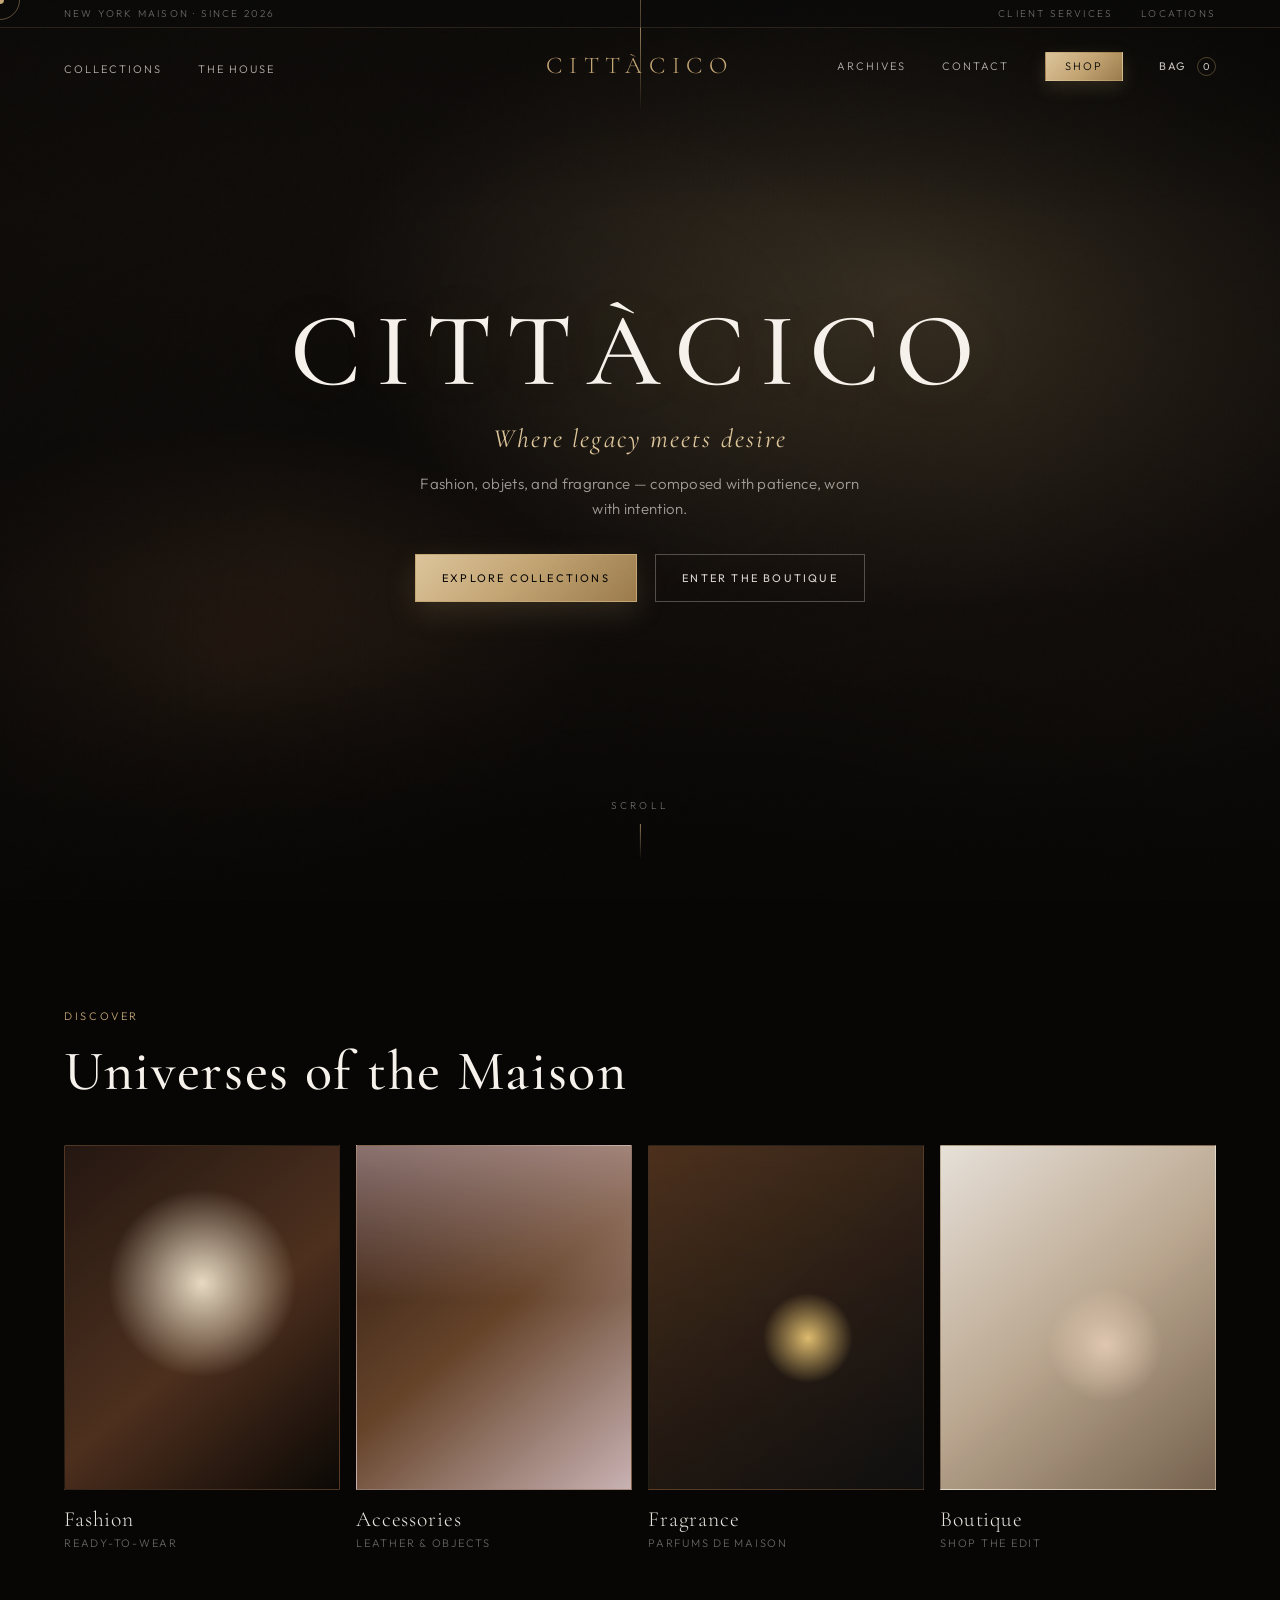
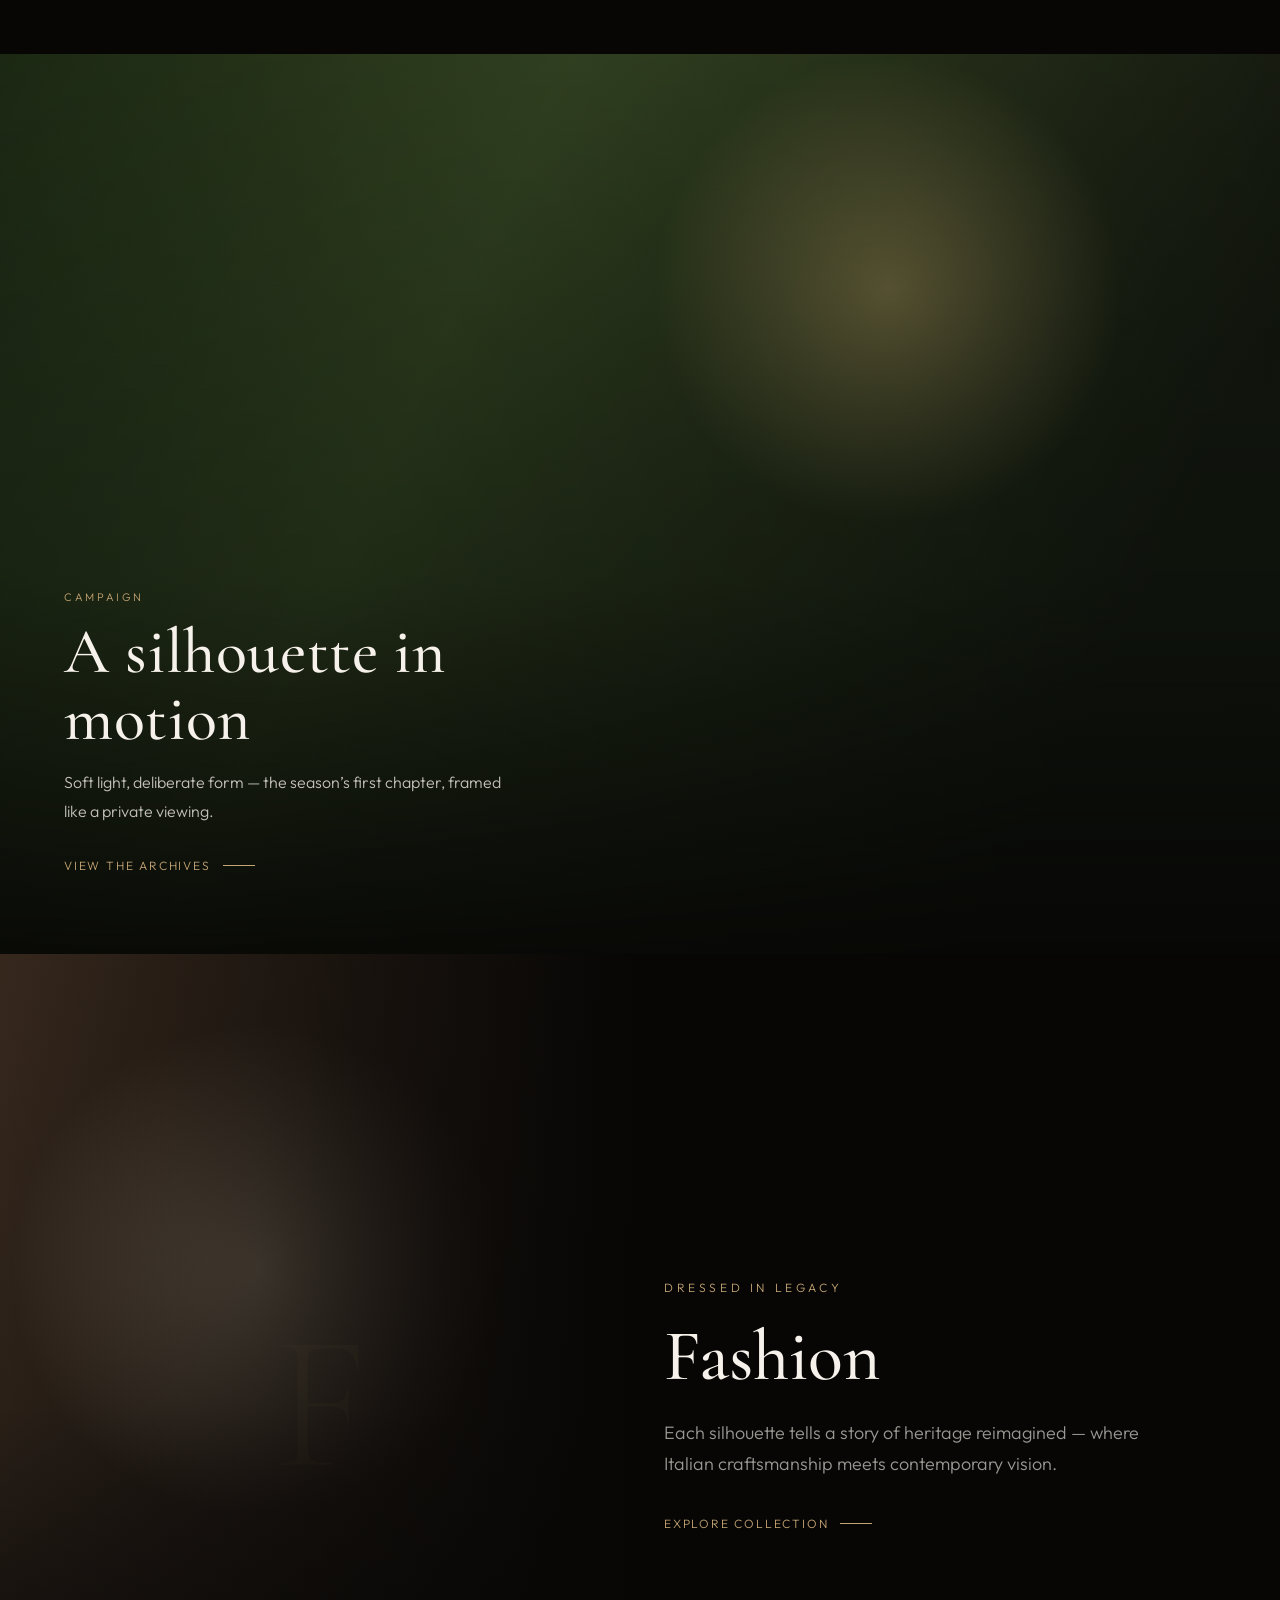
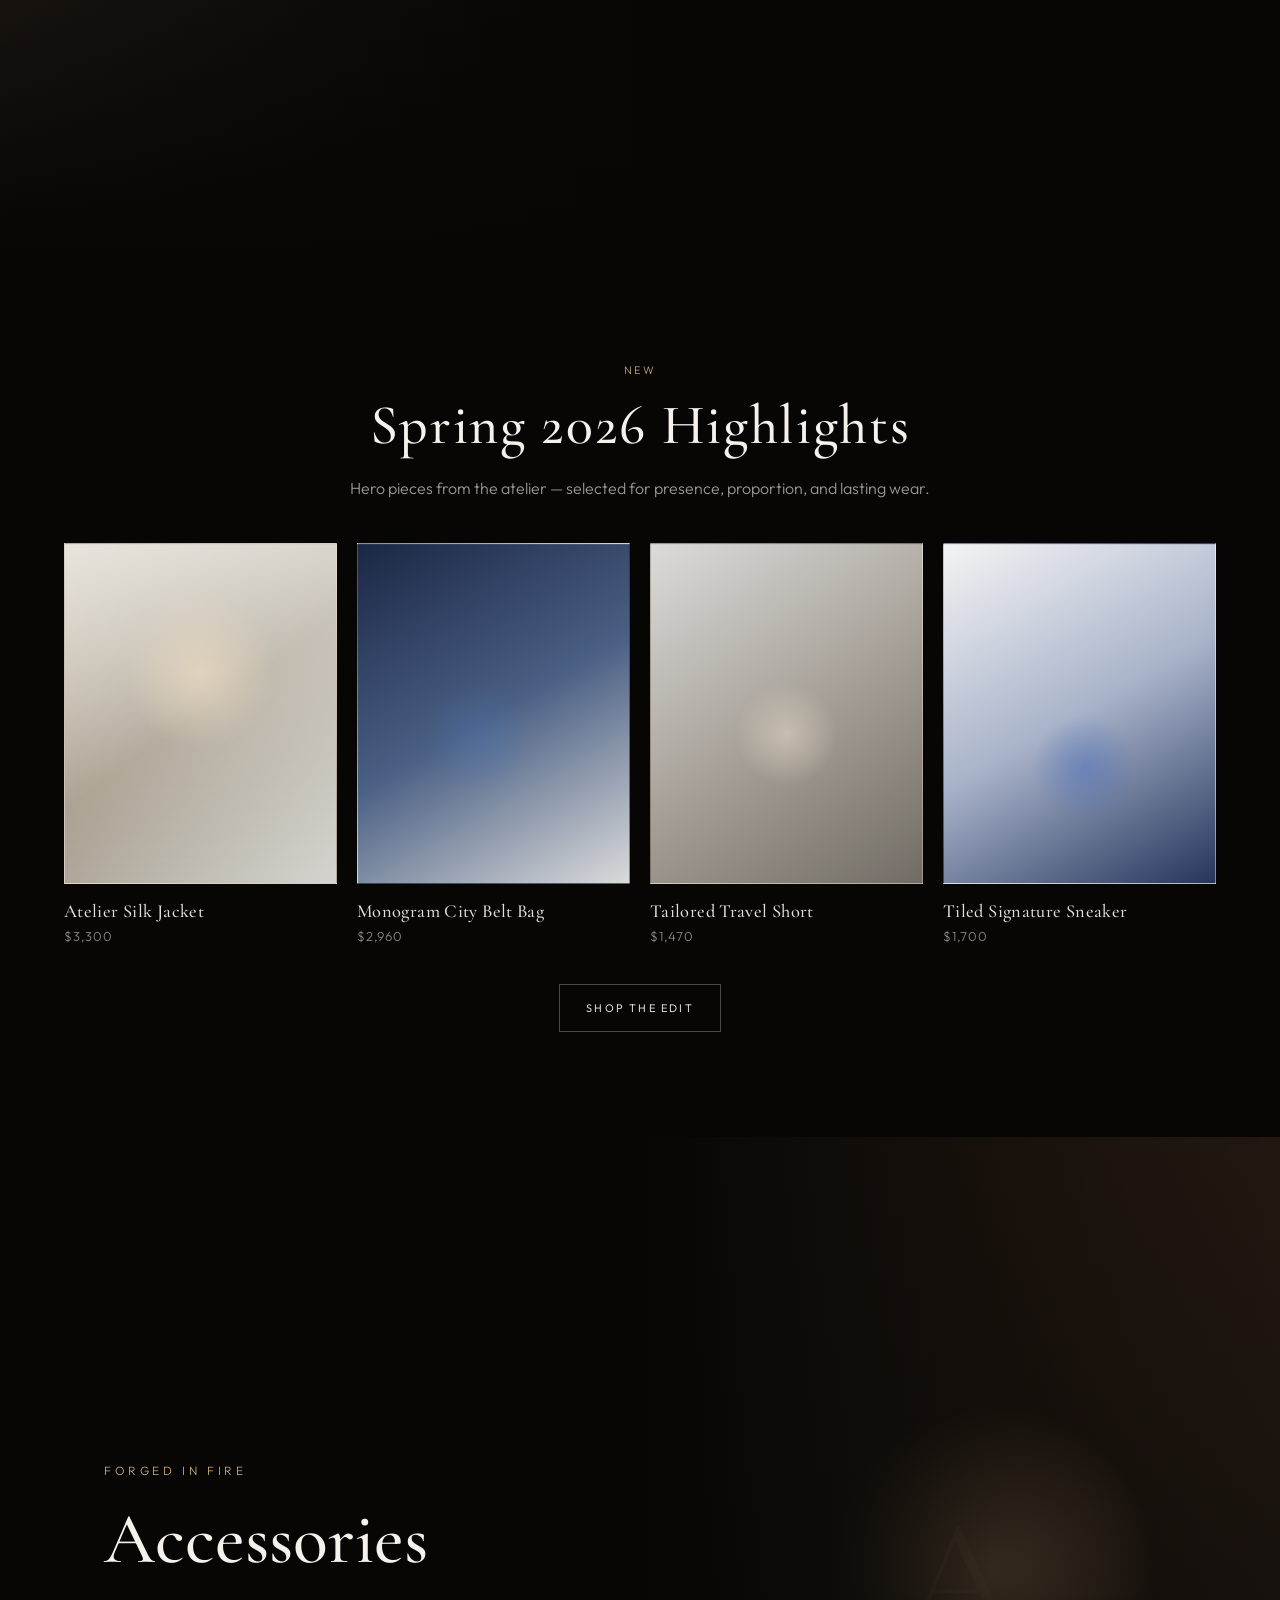
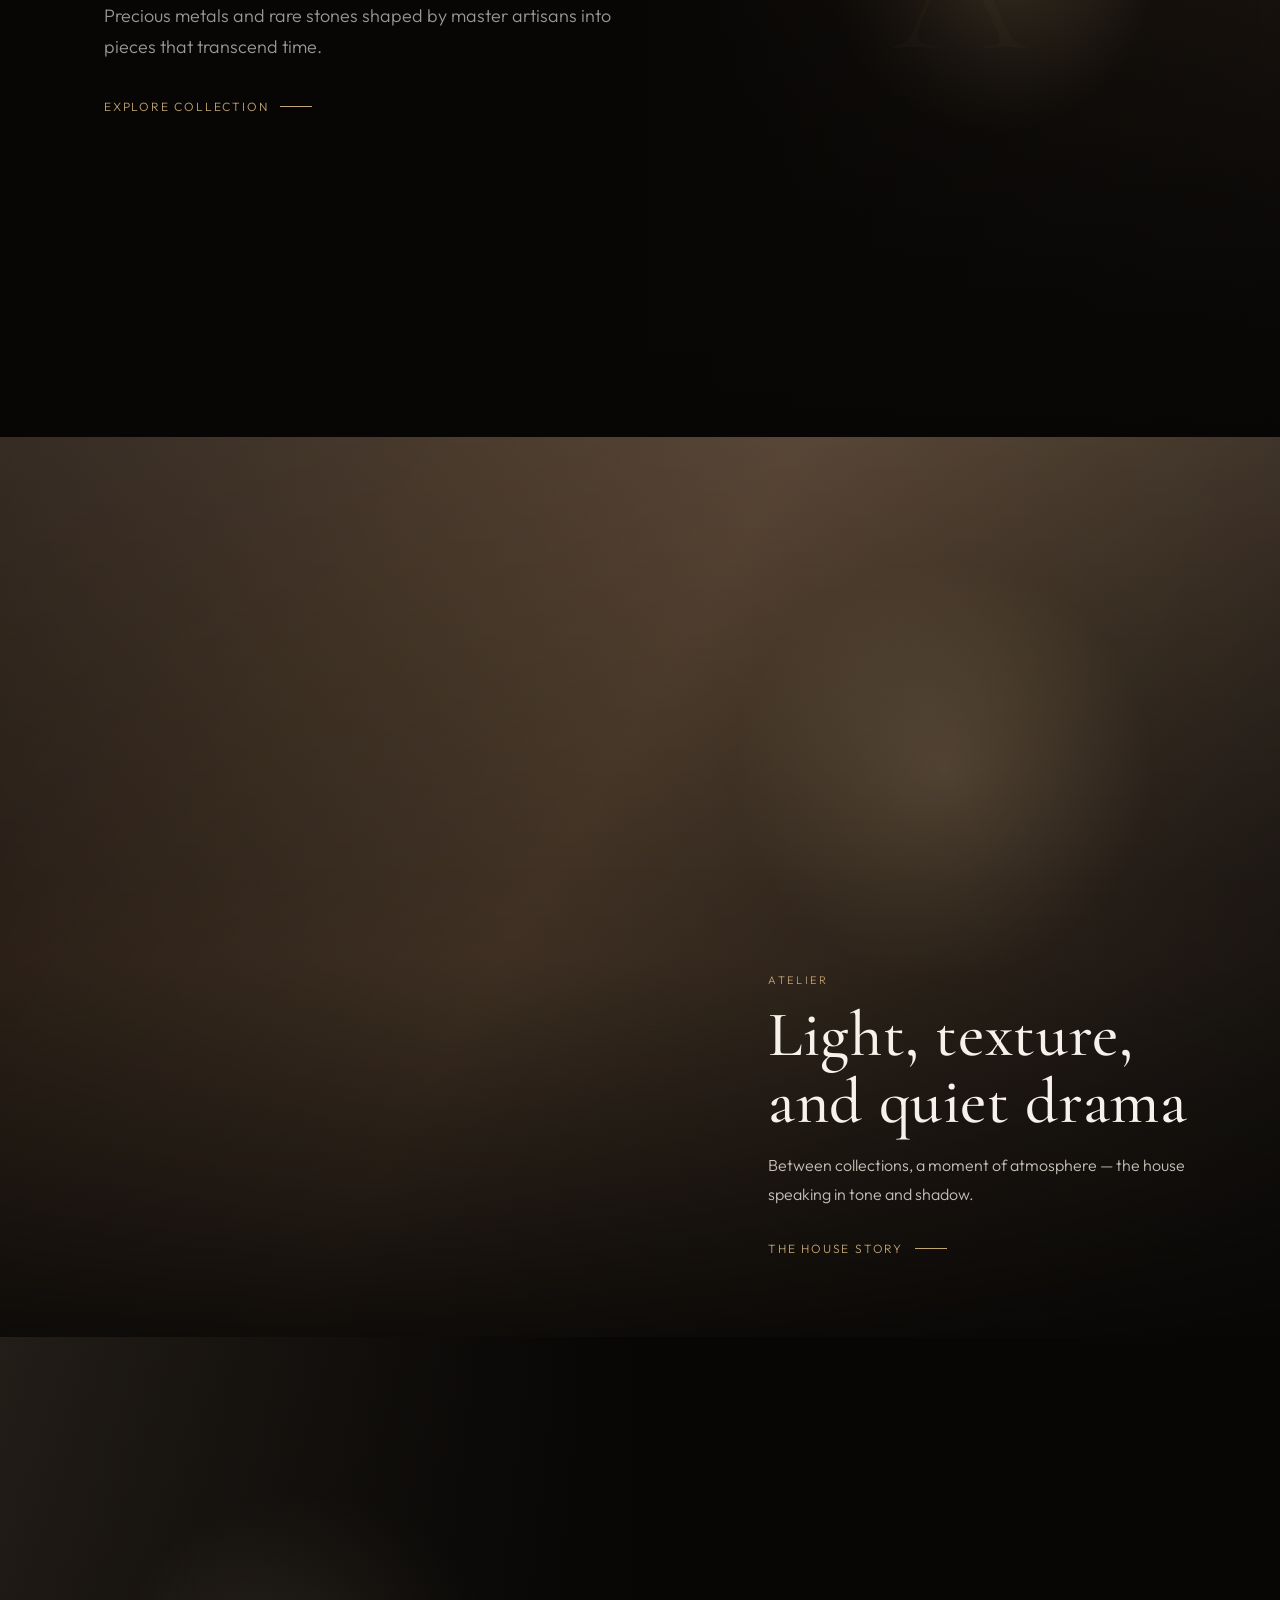
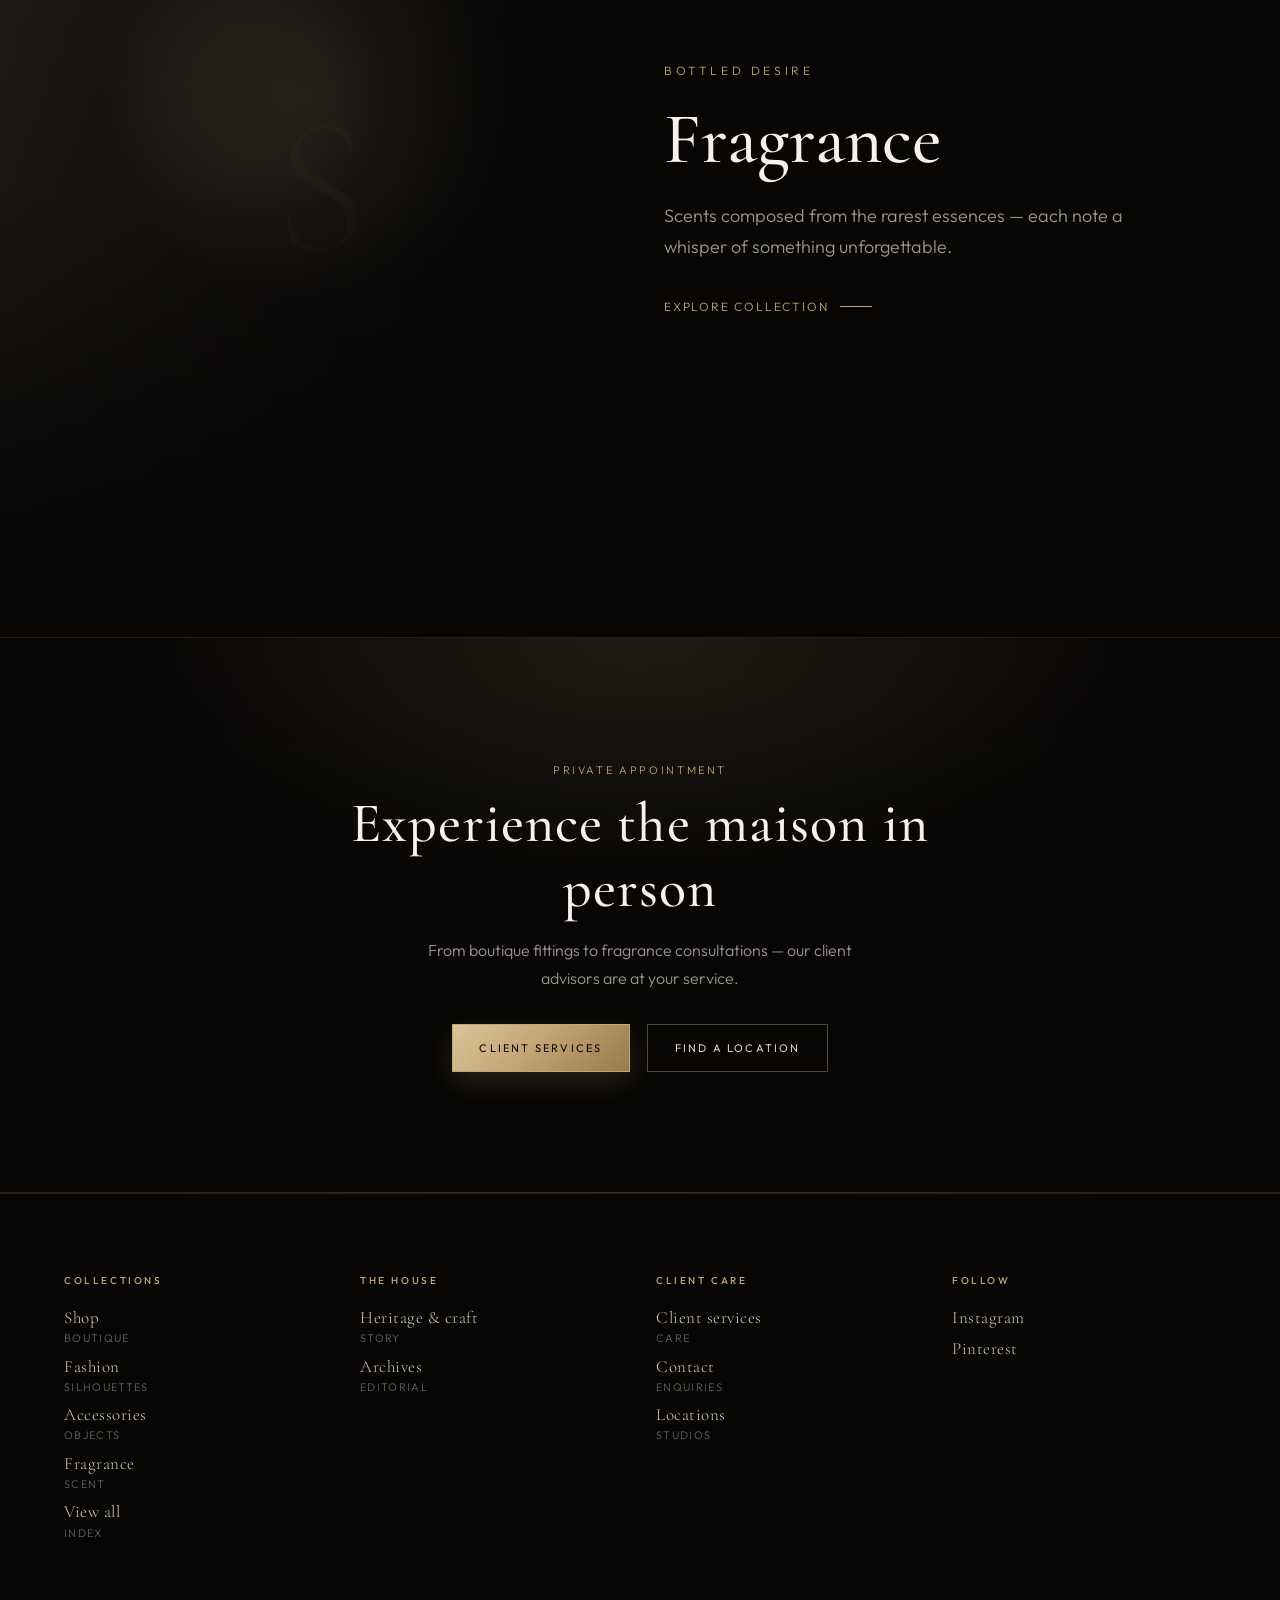
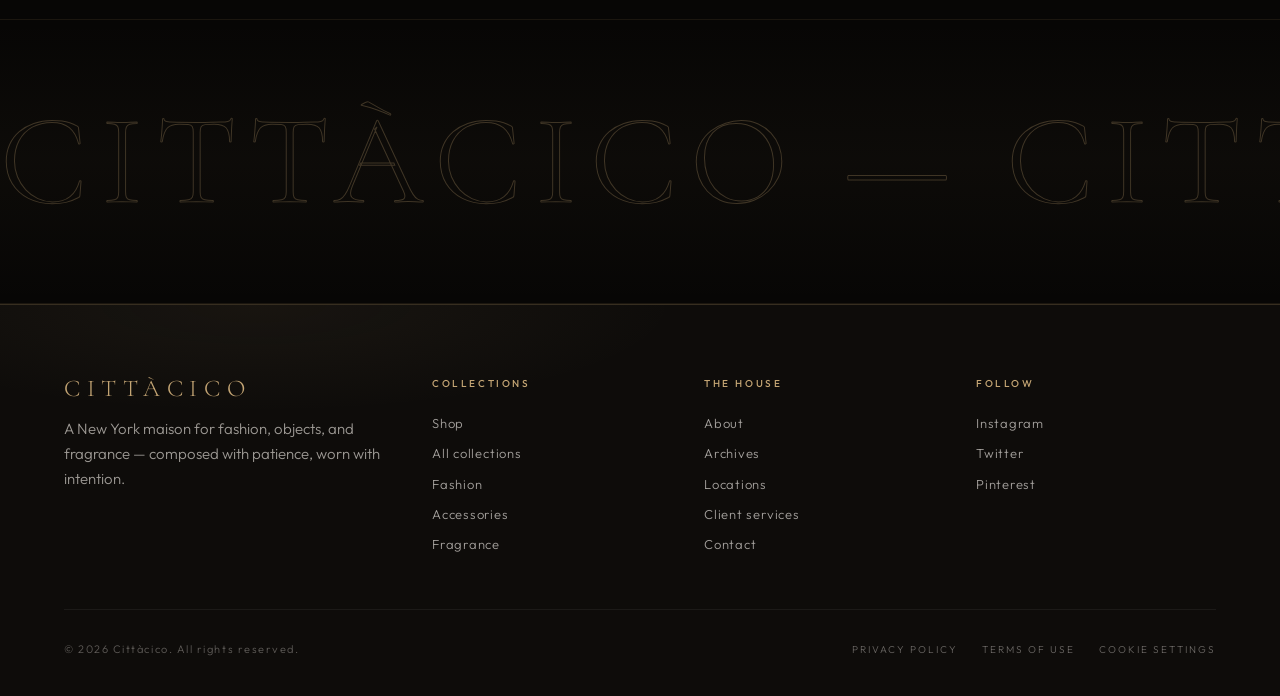
<file: index.html>
<!DOCTYPE html>
<html lang="en">
  <head>
    <script>
      /* github-pages-base-fix */
      (function () {
        var h = location.hostname;
        if (!h.endsWith("github.io")) return;
        var parts = location.pathname.split("/").filter(Boolean);
        if (!parts.length) return;
        var seg = parts[0];
        if (seg.indexOf(".") !== -1) return;
        var el = document.createElement("base");
        el.setAttribute("href", "/" + seg + "/");
        document.head.insertBefore(el, document.head.firstChild);
      })();
    </script>
    <meta charset="UTF-8" />
    <meta name="viewport" content="width=device-width, initial-scale=1.0" />
    <title>Cittàcico | Official Website</title>
    <meta
      name="description"
      content="Discover the world of Cittàcico — where timeless elegance meets modern artistry across fashion and accessories."
    />
    <link rel="preconnect" href="https://fonts.googleapis.com" />
    <link rel="preconnect" href="https://fonts.gstatic.com" crossorigin />
    <link
      href="https://fonts.googleapis.com/css2?family=Cormorant+Garamond:ital,wght@0,400;0,500;0,600;1,400&family=Outfit:wght@300;400;500&display=swap"
      rel="stylesheet"
    />
        <link rel="icon" href="favicon.svg" type="image/svg+xml" />
    <link rel="stylesheet" href="styles.css" />
  </head>
  <body>
    <div class="page-loader" aria-hidden="true">
      <div class="page-loader-inner">
        <span class="page-loader-mark">CITTÀCICO</span>
        <span class="page-loader-line"></span>
      </div>
    </div>
    <div class="scroll-progress" aria-hidden="true"></div>
    <div class="custom-cursor custom-cursor-dot" aria-hidden="true"></div>
    <div class="custom-cursor custom-cursor-ring" aria-hidden="true"></div>
    <div class="noise-overlay" aria-hidden="true"></div>

    <header class="site-header">
      <div class="header-util">
        <div class="header-util-inner">
          <span class="header-tagline">New York Maison · Since 2026</span>
          <div class="header-util-links">
            <a href="client-services.html">Client Services</a>
            <a href="locations.html">Locations</a>
          </div>
        </div>
      </div>
      <nav class="site-nav" aria-label="Primary">
        <div class="nav-cluster nav-cluster--left">
          <div class="nav-item nav-item--collections has-mega">
            <a href="collections.html" class="nav-primary">Collections</a>
          </div>
          <div class="nav-item nav-item--house has-mega">
            <a href="about.html" class="nav-primary">The House</a>
          </div>
        </div>
        <a class="logo logo--center" href="index.html">CITTÀCICO</a>
        <div class="nav-cluster nav-cluster--right">
          <a class="nav-simple" href="archives.html">Archives</a>
          <a class="nav-simple" href="contact.html">Contact</a>
          <a class="nav-shop" href="shop.html">Shop</a>
        </div>
        <button type="button" class="mobile-toggle" aria-label="Open menu">
          <span></span><span></span><span></span>
        </button>
      </nav>
      <div class="mega-panel mega-panel--collections" role="region" aria-label="Collections">
        <div class="mega-inner">
          <div class="mega-col">
            <p class="mega-col-label">Universes</p>
            <div class="mega-links">
              <a href="collection-fashion.html"
                >Fashion<span class="hint">Ready-to-wear</span></a
              >
              <a href="collection-accessories.html"
                >Accessories<span class="hint">Leather goods &amp; objects</span></a
              >
              <a href="collection-fragrance.html"
                >Fragrance<span class="hint">Parfums de maison</span></a
              >
            </div>
          </div>
          <div class="mega-col">
            <p class="mega-col-label">Discover</p>
            <div class="mega-links">
              <a href="shop.html">Shop<span class="hint">Online boutique</span></a>
              <a href="collections.html">All collections</a>
              <a href="archives.html">Campaigns &amp; stories</a>
            </div>
          </div>
          <a class="mega-feature" href="collections.html">
            <span class="mega-feature-kicker">The world of Cittàcico</span>
            <span class="mega-feature-title">One maison, many expressions</span>
            <p class="mega-feature-desc">
              Cross from silhouettes to objet and scent — composed as a single narrative.
            </p>
          </a>
        </div>
      </div>
      <div class="mega-panel mega-panel--house" role="region" aria-label="The House">
        <div class="mega-inner">
          <div class="mega-col">
            <p class="mega-col-label">Maison</p>
            <div class="mega-links">
              <a href="about.html">Our story</a>
              <a href="archives.html">Archives &amp; campaigns</a>
            </div>
          </div>
          <div class="mega-col">
            <p class="mega-col-label">Services</p>
            <div class="mega-links">
              <a href="client-services.html">Client services<span class="hint">Care &amp; appointments</span></a>
              <a href="contact.html">Contact the house<span class="hint">Messages &amp; enquiries</span></a>
              <a href="locations.html">Locations<span class="hint">Boutiques &amp; studios</span></a>
            </div>
          </div>
          <a class="mega-feature" href="about.html">
            <span class="mega-feature-kicker">Heritage</span>
            <span class="mega-feature-title">The art of the Italian atelier</span>
            <p class="mega-feature-desc">
              Slow craft, lasting forms — made for collectors of beauty, not seasons.
            </p>
          </a>
        </div>
      </div>
    </header>
    <div class="mobile-overlay" aria-hidden="true">
      <div class="mobile-overlay-inner">
        <div class="mobile-nav-group">
          <span class="mobile-nav-label">Collections</span>
          <div class="mobile-sub">
            <a href="collections.html">All collections</a>
            <a href="collection-fashion.html">Fashion</a>
            <a href="collection-accessories.html">Accessories</a>
            <a href="collection-fragrance.html">Fragrance</a>
          </div>
        </div>
        <div class="mobile-nav-group">
          <span class="mobile-nav-label">The House</span>
          <a href="about.html">Our story</a>
          <a href="archives.html">Archives</a>
        </div>
        <div class="mobile-nav-group">
          <span class="mobile-nav-label">Services</span>
          <a href="client-services.html">Client services</a>
          <a href="contact.html">Contact</a>
          <a href="locations.html">Locations</a>
        </div>
        <div class="mobile-nav-group">
          <a href="shop.html" class="mobile-nav-cta">Shop</a>
        </div>
      </div>
    </div>

    <main>
      <section class="hero">
        <div class="hero-media" data-parallax aria-hidden="true">
          <div class="hero-media-layer hero-media-layer--base"></div>
          <div class="hero-media-layer hero-media-layer--glow"></div>
          <div class="hero-media-layer hero-media-layer--vignette"></div>
        </div>
        <div class="hero-line" aria-hidden="true"></div>
        <div class="hero-inner">
          <h1 class="hero-title">
            <span class="sr-only">CITTÀCICO</span>
            <span aria-hidden="true" class="hero-title-chars">
              <span class="char" style="--i: 0">C</span>
              <span class="char" style="--i: 1">I</span>
              <span class="char" style="--i: 2">T</span>
              <span class="char" style="--i: 3">T</span>
              <span class="char" style="--i: 4">À</span>
              <span class="char" style="--i: 5">C</span>
              <span class="char" style="--i: 6">I</span>
              <span class="char" style="--i: 7">C</span>
              <span class="char" style="--i: 8">O</span>
            </span>
          </h1>
          <p class="hero-tagline">Where legacy meets desire</p>
          <p class="hero-lede">
            Fashion, objets, and fragrance — composed with patience, worn with intention.
          </p>
          <div class="hero-cta">
            <a class="btn-primary" href="collections.html">Explore Collections</a>
            <a class="btn-ghost" href="shop.html">Enter the Boutique</a>
          </div>
        </div>
        <div class="hero-scroll" aria-hidden="true">
          <span>Scroll</span>
          <div class="hero-scroll-bar"></div>
        </div>
      </section>

      <section class="home-grid-section reveal" aria-labelledby="shop-by-category-title">
        <div class="home-grid-shell">
          <div class="home-grid-head">
            <span class="section-kicker">Discover</span>
            <h2 id="shop-by-category-title">Universes of the Maison</h2>
          </div>
          <div class="category-grid stagger-children">
            <a class="category-card" href="collection-fashion.html">
              <span class="category-card-media category-card-media--bag" aria-hidden="true"></span>
              <span class="category-card-meta">
                <span class="category-card-title">Fashion</span>
                <span class="category-card-hint">Ready-to-wear</span>
              </span>
            </a>
            <a class="category-card" href="collection-accessories.html">
              <span class="category-card-media category-card-media--small-leather" aria-hidden="true"></span>
              <span class="category-card-meta">
                <span class="category-card-title">Accessories</span>
                <span class="category-card-hint">Leather &amp; objects</span>
              </span>
            </a>
            <a class="category-card" href="collection-fragrance.html">
              <span class="category-card-media category-card-media--belt" aria-hidden="true"></span>
              <span class="category-card-meta">
                <span class="category-card-title">Fragrance</span>
                <span class="category-card-hint">Parfums de maison</span>
              </span>
            </a>
            <a class="category-card" href="shop.html">
              <span class="category-card-media category-card-media--shoe" aria-hidden="true"></span>
              <span class="category-card-meta">
                <span class="category-card-title">Boutique</span>
                <span class="category-card-hint">Shop the edit</span>
              </span>
            </a>
          </div>
        </div>
      </section>

      <section class="editorial-break editorial-break--forest reveal" aria-labelledby="editorial-forest-title">
        <div class="editorial-break-media" data-kenburns aria-hidden="true"></div>
        <div class="editorial-break-overlay"></div>
        <div class="editorial-break-content">
          <span class="section-kicker">Campaign</span>
          <h2 id="editorial-forest-title">A silhouette in motion</h2>
          <p>
            Soft light, deliberate form — the season’s first chapter, framed like a private viewing.
          </p>
          <a class="link-gold" href="archives.html">View the archives</a>
        </div>
      </section>

      <section class="collection-panel even reveal">
        <div class="collection-panel-bg"></div>
        <div class="collection-visual collection-visual--fashion">
          <span class="collection-big-letter" aria-hidden="true">F</span>
        </div>
        <div class="collection-content">
          <div class="collection-text">
            <span class="tagline">Dressed in Legacy</span>
            <h2>Fashion</h2>
            <p>
              Each silhouette tells a story of heritage reimagined — where Italian
              craftsmanship meets contemporary vision.
            </p>
            <a class="link-gold" href="collection-fashion.html"
              >Explore Collection</a
            >
          </div>
        </div>
      </section>

      <section class="home-grid-section reveal" aria-labelledby="new-arrivals-title">
        <div class="home-grid-shell">
          <div class="home-grid-head home-grid-head--center">
            <span class="section-kicker">New</span>
            <h2 id="new-arrivals-title">Spring 2026 Highlights</h2>
            <p class="section-intro">
              Hero pieces from the atelier — selected for presence, proportion, and lasting wear.
            </p>
          </div>
          <div class="product-grid stagger-children">
            <article class="product-tile">
              <a class="product-tile-media product-tile-media--look-1" href="product.html" aria-label="View Atelier Silk Jacket"></a>
              <div class="product-tile-body">
                <h3><a href="product.html">Atelier Silk Jacket</a></h3>
                <p>$3,300</p>
              </div>
            </article>
            <article class="product-tile">
              <a class="product-tile-media product-tile-media--look-2" href="product.html" aria-label="View Monogram City Belt Bag"></a>
              <div class="product-tile-body">
                <h3><a href="product.html">Monogram City Belt Bag</a></h3>
                <p>$2,960</p>
              </div>
            </article>
            <article class="product-tile">
              <a class="product-tile-media product-tile-media--look-3" href="product.html" aria-label="View Tailored Travel Short"></a>
              <div class="product-tile-body">
                <h3><a href="product.html">Tailored Travel Short</a></h3>
                <p>$1,470</p>
              </div>
            </article>
            <article class="product-tile">
              <a class="product-tile-media product-tile-media--look-4" href="product.html" aria-label="View Tiled Signature Sneaker"></a>
              <div class="product-tile-body">
                <h3><a href="product.html">Tiled Signature Sneaker</a></h3>
                <p>$1,700</p>
              </div>
            </article>
          </div>
          <div class="section-cta-row">
            <a class="btn-ghost" href="shop.html">Shop the Edit</a>
          </div>
        </div>
      </section>

      <section class="collection-panel odd reveal">
        <div class="collection-panel-bg"></div>
        <div class="collection-visual collection-visual--accessories">
          <span class="collection-big-letter" aria-hidden="true">A</span>
        </div>
        <div class="collection-content">
          <div class="collection-text">
            <span class="tagline">Forged in Fire</span>
            <h2>Accessories</h2>
            <p>
              Precious metals and rare stones shaped by master artisans into
              pieces that transcend time.
            </p>
            <a class="link-gold" href="collection-accessories.html"
              >Explore Collection</a
            >
          </div>
        </div>
      </section>

      <section class="editorial-break editorial-break--studio reveal" aria-labelledby="editorial-studio-title">
        <div class="editorial-break-media" data-kenburns aria-hidden="true"></div>
        <div class="editorial-break-overlay"></div>
        <div class="editorial-break-content editorial-break-content--right">
          <span class="section-kicker">Atelier</span>
          <h2 id="editorial-studio-title">Light, texture, and quiet drama</h2>
          <p>
            Between collections, a moment of atmosphere — the house speaking in tone and shadow.
          </p>
          <a class="link-gold" href="about.html">The House story</a>
        </div>
      </section>

      <section class="collection-panel even reveal">
        <div class="collection-panel-bg"></div>
        <div class="collection-visual collection-visual--fragrance">
          <span class="collection-big-letter" aria-hidden="true">S</span>
        </div>
        <div class="collection-content">
          <div class="collection-text">
            <span class="tagline">Bottled Desire</span>
            <h2>Fragrance</h2>
            <p>
              Scents composed from the rarest essences — each note a whisper of
              something unforgettable.
            </p>
            <a class="link-gold" href="collection-fragrance.html"
              >Explore Collection</a
            >
          </div>
        </div>
      </section>

      <section class="home-invite reveal" aria-labelledby="invite-title">
        <div class="home-invite-inner">
          <span class="section-kicker">Private Appointment</span>
          <h2 id="invite-title">Experience the maison in person</h2>
          <p>
            From boutique fittings to fragrance consultations — our client advisors are at your service.
          </p>
          <div class="hero-cta hero-cta--center">
            <a class="btn-primary" href="client-services.html">Client Services</a>
            <a class="btn-ghost" href="locations.html">Find a Location</a>
          </div>
        </div>
      </section>

      <section class="home-maison reveal" aria-label="Explore the maison">
        <div class="home-maison-inner">
          <div class="home-maison-block">
            <h3>Collections</h3>
            <ul>
              <li>
                <a href="shop.html">Shop<span class="hint">Boutique</span></a>
              </li>
              <li>
                <a href="collection-fashion.html">Fashion<span class="hint">Silhouettes</span></a>
              </li>
              <li>
                <a href="collection-accessories.html">Accessories<span class="hint">Objects</span></a>
              </li>
              <li>
                <a href="collection-fragrance.html">Fragrance<span class="hint">Scent</span></a>
              </li>
              <li><a href="collections.html">View all<span class="hint">Index</span></a></li>
            </ul>
          </div>
          <div class="home-maison-block">
            <h3>The House</h3>
            <ul>
              <li><a href="about.html">Heritage &amp; craft<span class="hint">Story</span></a></li>
              <li><a href="archives.html">Archives<span class="hint">Editorial</span></a></li>
            </ul>
          </div>
          <div class="home-maison-block">
            <h3>Client care</h3>
            <ul>
              <li>
                <a href="client-services.html">Client services<span class="hint">Care</span></a>
              </li>
              <li><a href="contact.html">Contact<span class="hint">Enquiries</span></a></li>
              <li><a href="locations.html">Locations<span class="hint">Studios</span></a></li>
            </ul>
          </div>
          <div class="home-maison-block">
            <h3>Follow</h3>
            <ul>
              <li><a href="#">Instagram</a></li>
              <li><a href="#">Pinterest</a></li>
            </ul>
          </div>
        </div>
      </section>

      <div class="marquee-wrap" aria-hidden="true">
        <div class="marquee-inner">
          <span class="marquee-text"
            >CITTÀCICO — CITTÀCICO — CITTÀCICO — CITTÀCICO — CITTÀCICO — CITTÀCICO — </span
          ><span class="marquee-text"
            >CITTÀCICO — CITTÀCICO — CITTÀCICO — CITTÀCICO — CITTÀCICO — CITTÀCICO — </span
          >
        </div>
      </div>
    </main>

    <footer class="site-footer">
      <div class="footer-grid">
        <div class="footer-brand-col">
          <a class="logo" href="index.html">CITTÀCICO</a>
          <p class="footer-tagline">
            A New York maison for fashion, objects, and fragrance — composed with patience, worn
            with intention.
          </p>
        </div>
        <div class="footer-col">
          <h4>Collections</h4>
          <ul>
            <li><a href="shop.html">Shop</a></li>
            <li><a href="collections.html">All collections</a></li>
            <li><a href="collection-fashion.html">Fashion</a></li>
            <li><a href="collection-accessories.html">Accessories</a></li>
            <li><a href="collection-fragrance.html">Fragrance</a></li>
          </ul>
        </div>
        <div class="footer-col">
          <h4>The House</h4>
          <ul>
            <li><a href="about.html">About</a></li>
            <li><a href="archives.html">Archives</a></li>
            <li><a href="locations.html">Locations</a></li>
            <li><a href="client-services.html">Client services</a></li>
            <li><a href="contact.html">Contact</a></li>
          </ul>
        </div>
        <div class="footer-col">
          <h4>Follow</h4>
          <ul>
            <li><a href="#">Instagram</a></li>
            <li><a href="#">Twitter</a></li>
            <li><a href="#">Pinterest</a></li>
          </ul>
        </div>
      </div>
      <div class="footer-legal">
        <p>© 2026 Cittàcico. All rights reserved.</p>
        <div class="footer-legal-links">
          <a href="#">Privacy policy</a>
          <a href="#">Terms of use</a>
          <a href="#">Cookie settings</a>
        </div>
      </div>
    </footer>

    <script src="main.js"></script>
  </body>
</html>
</file>
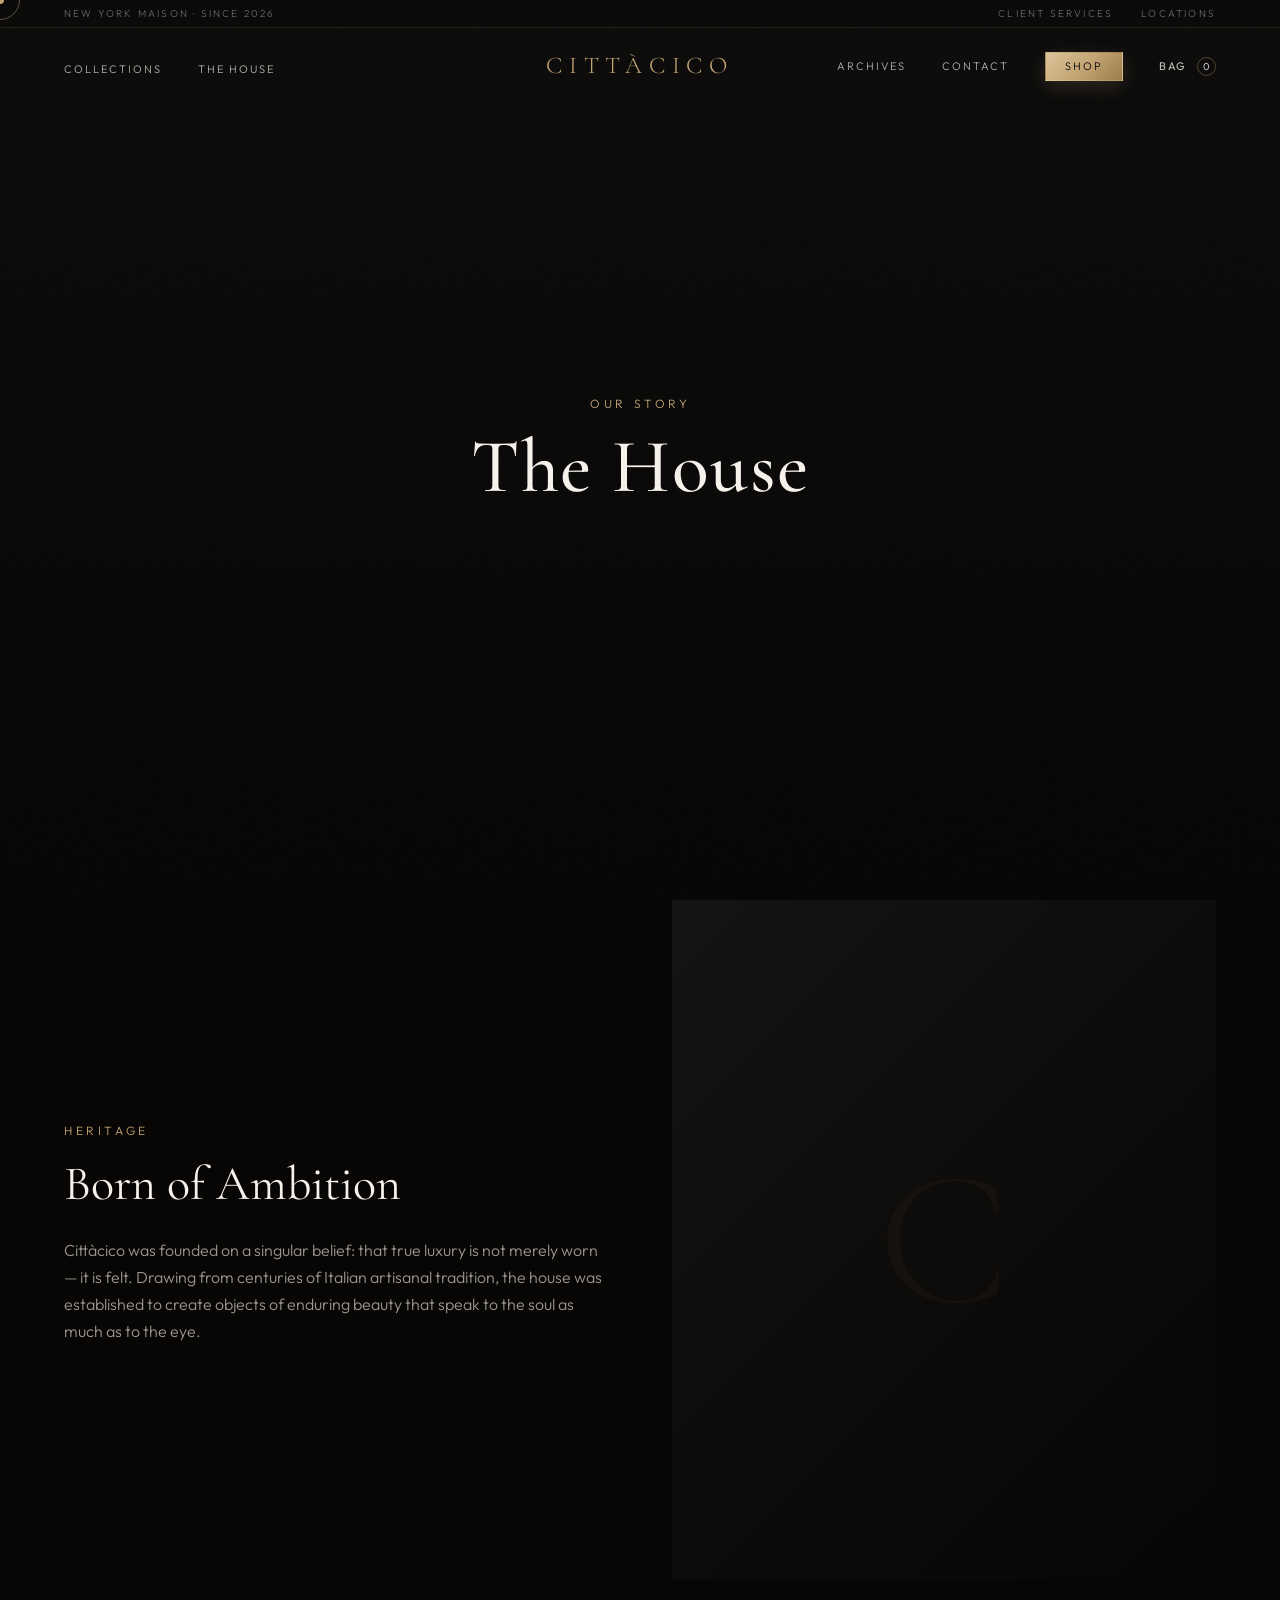
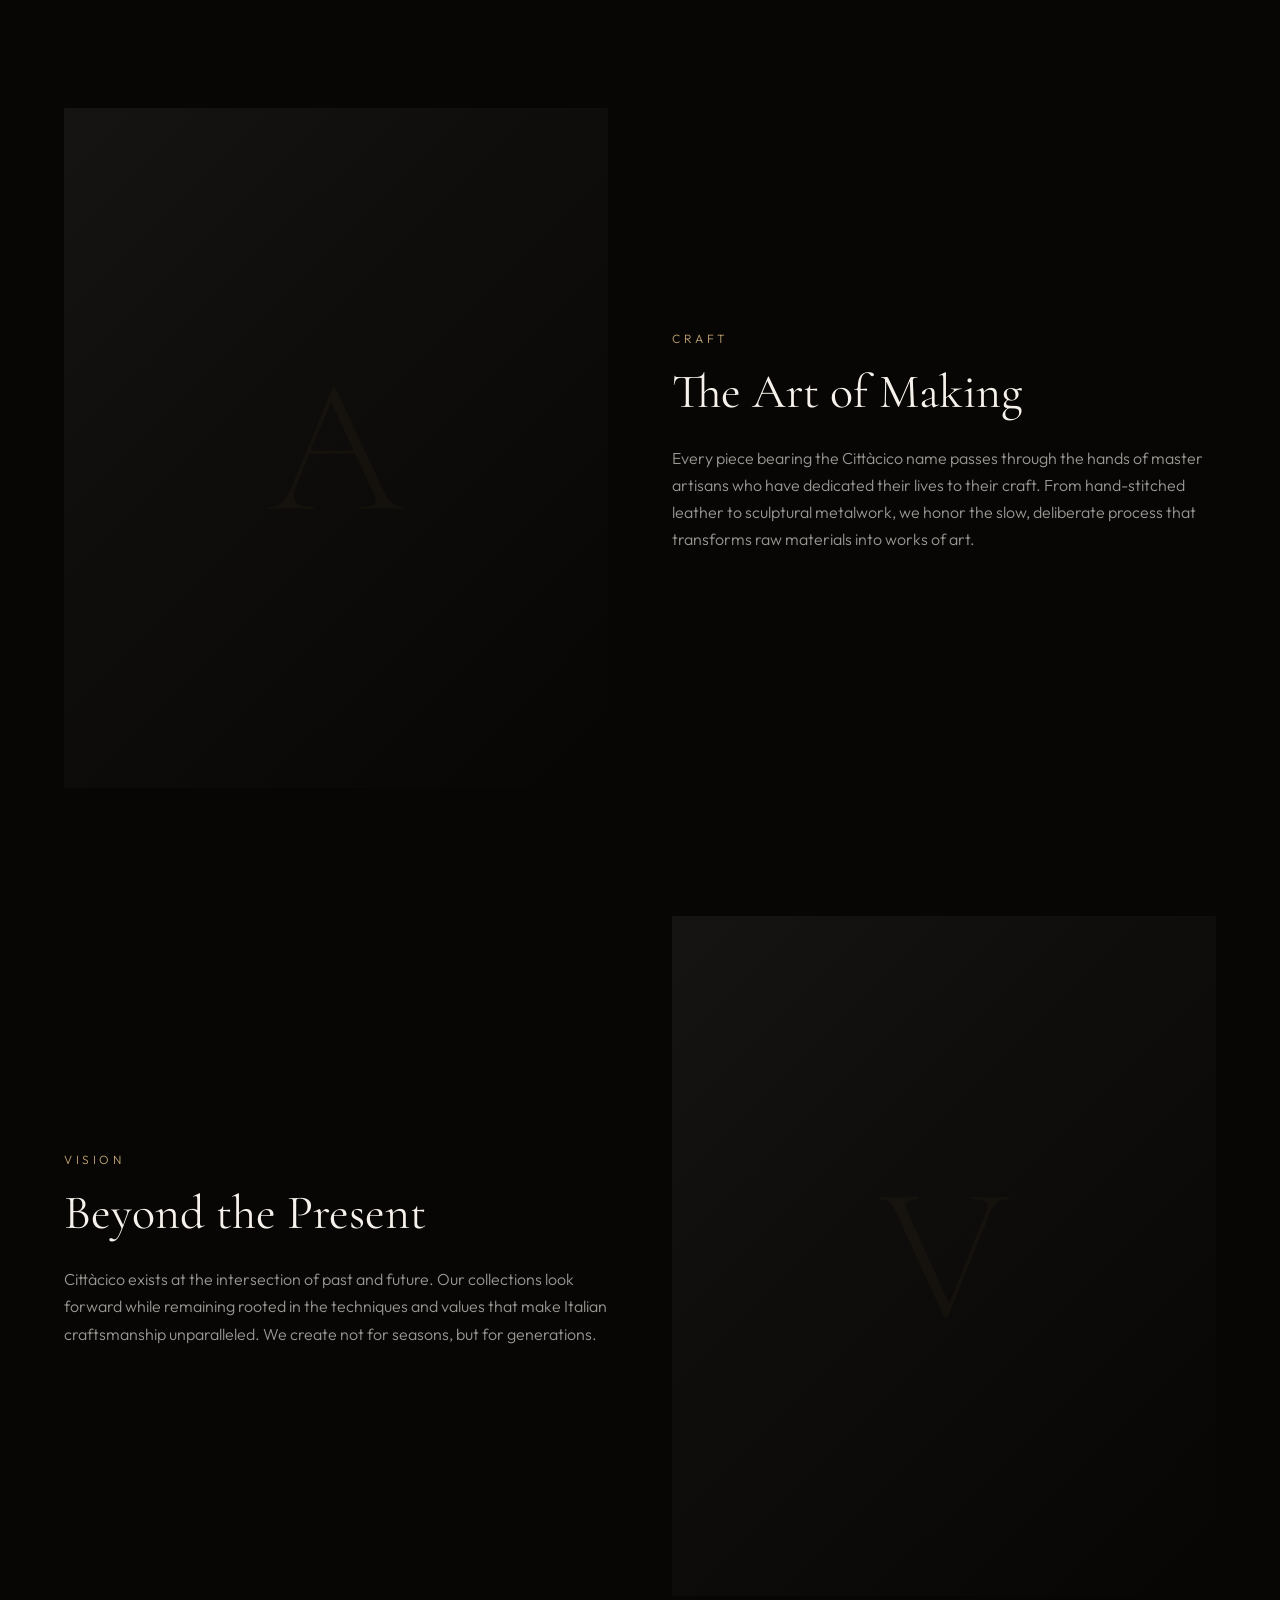
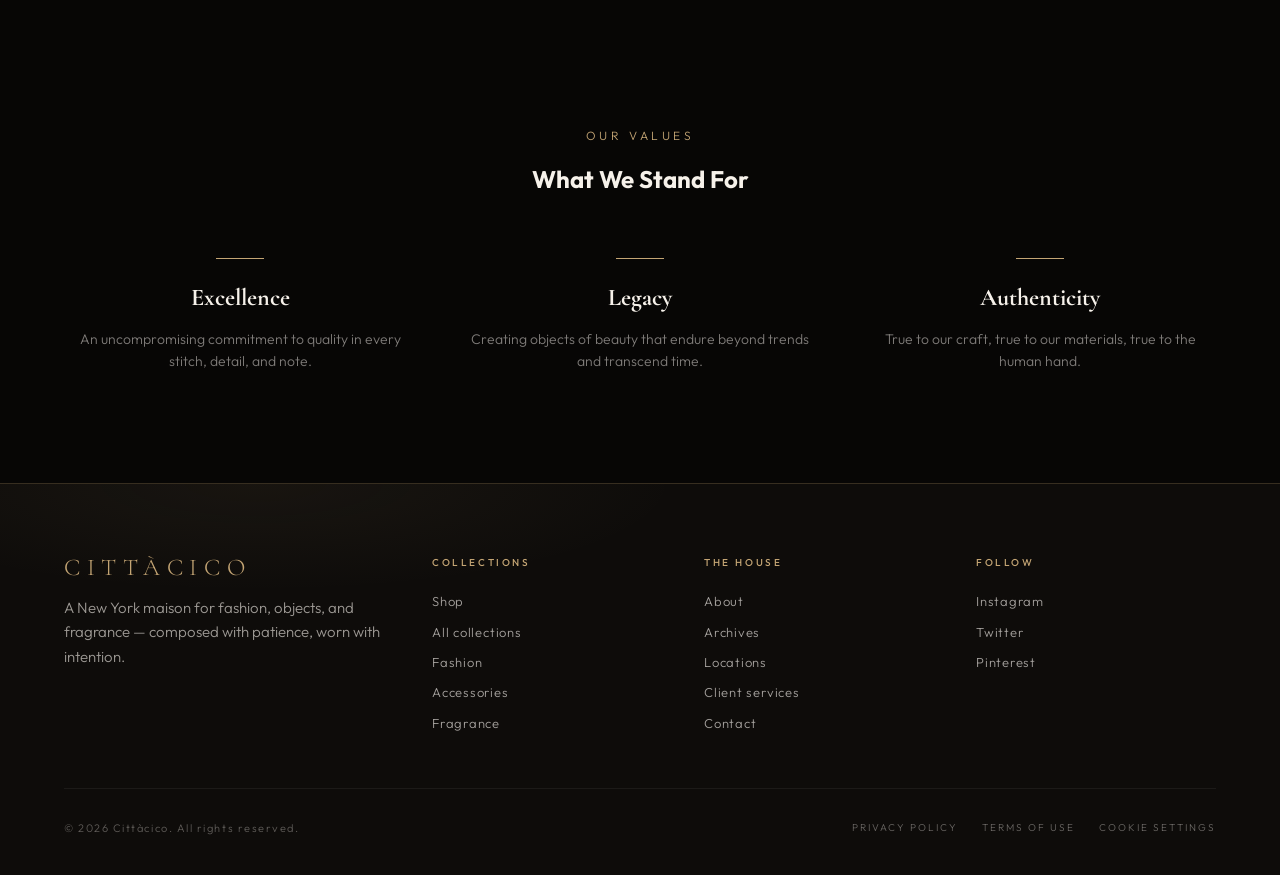
<file: about.html>
<!DOCTYPE html>
<html lang="en">
  <head>
    <script>
      /* github-pages-base-fix */
      (function () {
        var h = location.hostname;
        if (!h.endsWith("github.io")) return;
        var parts = location.pathname.split("/").filter(Boolean);
        if (!parts.length) return;
        var seg = parts[0];
        if (seg.indexOf(".") !== -1) return;
        var el = document.createElement("base");
        el.setAttribute("href", "/" + seg + "/");
        document.head.insertBefore(el, document.head.firstChild);
      })();
    </script>
    <meta charset="UTF-8" />
    <meta name="viewport" content="width=device-width, initial-scale=1.0" />
    <title>About | Cittàcico</title>
    <link rel="preconnect" href="https://fonts.googleapis.com" />
    <link rel="preconnect" href="https://fonts.gstatic.com" crossorigin />
    <link
      href="https://fonts.googleapis.com/css2?family=Cormorant+Garamond:ital,wght@0,400;0,500;0,600;1,400&family=Outfit:wght@300;400;500&display=swap"
      rel="stylesheet"
    />
        <link rel="icon" href="favicon.svg" type="image/svg+xml" />
    <link rel="stylesheet" href="styles.css" />
  </head>
  <body>
    <div class="scroll-progress" aria-hidden="true"></div>
    <div class="custom-cursor custom-cursor-dot" aria-hidden="true"></div>
    <div class="custom-cursor custom-cursor-ring" aria-hidden="true"></div>

    <header class="site-header">
      <div class="header-util">
        <div class="header-util-inner">
          <span class="header-tagline">New York Maison · Since 2026</span>
          <div class="header-util-links">
            <a href="client-services.html">Client Services</a>
            <a href="locations.html">Locations</a>
          </div>
        </div>
      </div>
      <nav class="site-nav" aria-label="Primary">
        <div class="nav-cluster nav-cluster--left">
          <div class="nav-item nav-item--collections has-mega">
            <a href="collections.html" class="nav-primary">Collections</a>
          </div>
          <div class="nav-item nav-item--house has-mega">
            <a href="about.html" class="nav-primary">The House</a>
          </div>
        </div>
        <a class="logo logo--center" href="index.html">CITTÀCICO</a>
        <div class="nav-cluster nav-cluster--right">
          <a class="nav-simple" href="archives.html">Archives</a>
          <a class="nav-simple" href="contact.html">Contact</a>
          <a class="nav-shop" href="shop.html">Shop</a>
        </div>
        <button type="button" class="mobile-toggle" aria-label="Open menu">
          <span></span><span></span><span></span>
        </button>
      </nav>
      <div class="mega-panel mega-panel--collections" role="region" aria-label="Collections">
        <div class="mega-inner">
          <div class="mega-col">
            <p class="mega-col-label">Universes</p>
            <div class="mega-links">
              <a href="collection-fashion.html"
                >Fashion<span class="hint">Ready-to-wear</span></a
              >
              <a href="collection-accessories.html"
                >Accessories<span class="hint">Leather goods &amp; objects</span></a
              >
              <a href="collection-fragrance.html"
                >Fragrance<span class="hint">Parfums de maison</span></a
              >
            </div>
          </div>
          <div class="mega-col">
            <p class="mega-col-label">Discover</p>
            <div class="mega-links">
              <a href="shop.html">Shop<span class="hint">Online boutique</span></a>
              <a href="collections.html">All collections</a>
              <a href="archives.html">Campaigns &amp; stories</a>
            </div>
          </div>
          <a class="mega-feature" href="collections.html">
            <span class="mega-feature-kicker">The world of Cittàcico</span>
            <span class="mega-feature-title">One maison, many expressions</span>
            <p class="mega-feature-desc">
              Cross from silhouettes to objet and scent — composed as a single narrative.
            </p>
          </a>
        </div>
      </div>
      <div class="mega-panel mega-panel--house" role="region" aria-label="The House">
        <div class="mega-inner">
          <div class="mega-col">
            <p class="mega-col-label">Maison</p>
            <div class="mega-links">
              <a href="about.html">Our story</a>
              <a href="archives.html">Archives &amp; campaigns</a>
            </div>
          </div>
          <div class="mega-col">
            <p class="mega-col-label">Services</p>
            <div class="mega-links">
              <a href="client-services.html">Client services<span class="hint">Care &amp; appointments</span></a>
              <a href="contact.html">Contact the house<span class="hint">Messages &amp; enquiries</span></a>
              <a href="locations.html">Locations<span class="hint">Boutiques &amp; studios</span></a>
            </div>
          </div>
          <a class="mega-feature" href="about.html">
            <span class="mega-feature-kicker">Heritage</span>
            <span class="mega-feature-title">The art of the Italian atelier</span>
            <p class="mega-feature-desc">
              Slow craft, lasting forms — made for collectors of beauty, not seasons.
            </p>
          </a>
        </div>
      </div>
    </header>
    <div class="mobile-overlay" aria-hidden="true">
      <div class="mobile-overlay-inner">
        <div class="mobile-nav-group">
          <span class="mobile-nav-label">Collections</span>
          <div class="mobile-sub">
            <a href="collections.html">All collections</a>
            <a href="collection-fashion.html">Fashion</a>
            <a href="collection-accessories.html">Accessories</a>
            <a href="collection-fragrance.html">Fragrance</a>
          </div>
        </div>
        <div class="mobile-nav-group">
          <span class="mobile-nav-label">The House</span>
          <a href="about.html">Our story</a>
          <a href="archives.html">Archives</a>
        </div>
        <div class="mobile-nav-group">
          <span class="mobile-nav-label">Services</span>
          <a href="client-services.html">Client services</a>
          <a href="contact.html">Contact</a>
          <a href="locations.html">Locations</a>
        </div>
        <div class="mobile-nav-group">
          <a href="shop.html" class="mobile-nav-cta">Shop</a>
        </div>
      </div>
    </div>

    <main>
      <section class="about-hero">
        <div class="about-hero-inner reveal">
          <span class="label-upper">Our Story</span>
          <h1 class="page-title" style="margin-bottom: 0">The House</h1>
        </div>
      </section>

      <section class="page-section" style="padding-top: 0">
        <div class="container">
          <div class="story-block reveal">
            <div class="story-text">
              <span class="label-upper">Heritage</span>
              <h2>Born of Ambition</h2>
              <p>
                Cittàcico was founded on a singular belief: that true luxury is not
                merely worn — it is felt. Drawing from centuries of Italian artisanal
                tradition, the house was established to create objects of enduring
                beauty that speak to the soul as much as to the eye.
              </p>
            </div>
            <div class="story-visual">
              <div class="story-visual-inner">
                <span class="story-visual-letter" aria-hidden="true">C</span>
              </div>
            </div>
          </div>

          <div class="story-block reverse reveal">
            <div class="story-text">
              <span class="label-upper">Craft</span>
              <h2>The Art of Making</h2>
              <p>
                Every piece bearing the Cittàcico name passes through the hands of
                master artisans who have dedicated their lives to their craft. From
                hand-stitched leather to sculptural metalwork, we honor the slow,
                deliberate process that transforms raw materials into works of art.
              </p>
            </div>
            <div class="story-visual">
              <div class="story-visual-inner">
                <span class="story-visual-letter" aria-hidden="true">A</span>
              </div>
            </div>
          </div>

          <div class="story-block reveal">
            <div class="story-text">
              <span class="label-upper">Vision</span>
              <h2>Beyond the Present</h2>
              <p>
                Cittàcico exists at the intersection of past and future. Our
                collections look forward while remaining rooted in the techniques
                and values that make Italian craftsmanship unparalleled. We create
                not for seasons, but for generations.
              </p>
            </div>
            <div class="story-visual">
              <div class="story-visual-inner">
                <span class="story-visual-letter" aria-hidden="true">V</span>
              </div>
            </div>
          </div>

          <div class="reveal">
            <div class="values-head">
              <span class="label-upper">Our Values</span>
              <h2 class="page-title" style="margin-bottom: 0">What We Stand For</h2>
            </div>
            <div class="values-grid">
              <div class="value-cell">
                <h3>Excellence</h3>
                <p>
                  An uncompromising commitment to quality in every stitch, detail,
                  and note.
                </p>
              </div>
              <div class="value-cell">
                <h3>Legacy</h3>
                <p>
                  Creating objects of beauty that endure beyond trends and
                  transcend time.
                </p>
              </div>
              <div class="value-cell">
                <h3>Authenticity</h3>
                <p>
                  True to our craft, true to our materials, true to the human hand.
                </p>
              </div>
            </div>
          </div>
        </div>
      </section>
    </main>

    <footer class="site-footer">
      <div class="footer-grid">
        <div class="footer-brand-col">
          <a class="logo" href="index.html">CITTÀCICO</a>
          <p class="footer-tagline">
            A New York maison for fashion, objects, and fragrance — composed with patience, worn
            with intention.
          </p>
        </div>
        <div class="footer-col">
          <h4>Collections</h4>
          <ul>
            <li><a href="shop.html">Shop</a></li>
            <li><a href="collections.html">All collections</a></li>
            <li><a href="collection-fashion.html">Fashion</a></li>
            <li><a href="collection-accessories.html">Accessories</a></li>
            <li><a href="collection-fragrance.html">Fragrance</a></li>
          </ul>
        </div>
        <div class="footer-col">
          <h4>The House</h4>
          <ul>
            <li><a href="about.html">About</a></li>
            <li><a href="archives.html">Archives</a></li>
            <li><a href="locations.html">Locations</a></li>
            <li><a href="client-services.html">Client services</a></li>
            <li><a href="contact.html">Contact</a></li>
          </ul>
        </div>
        <div class="footer-col">
          <h4>Follow</h4>
          <ul>
            <li><a href="#">Instagram</a></li>
            <li><a href="#">Twitter</a></li>
            <li><a href="#">Pinterest</a></li>
          </ul>
        </div>
      </div>
      <div class="footer-legal">
        <p>© 2026 Cittàcico. All rights reserved.</p>
        <div class="footer-legal-links">
          <a href="#">Privacy policy</a>
          <a href="#">Terms of use</a>
          <a href="#">Cookie settings</a>
        </div>
      </div>
    </footer>

    <script src="main.js"></script>
  </body>
</html>
</file>
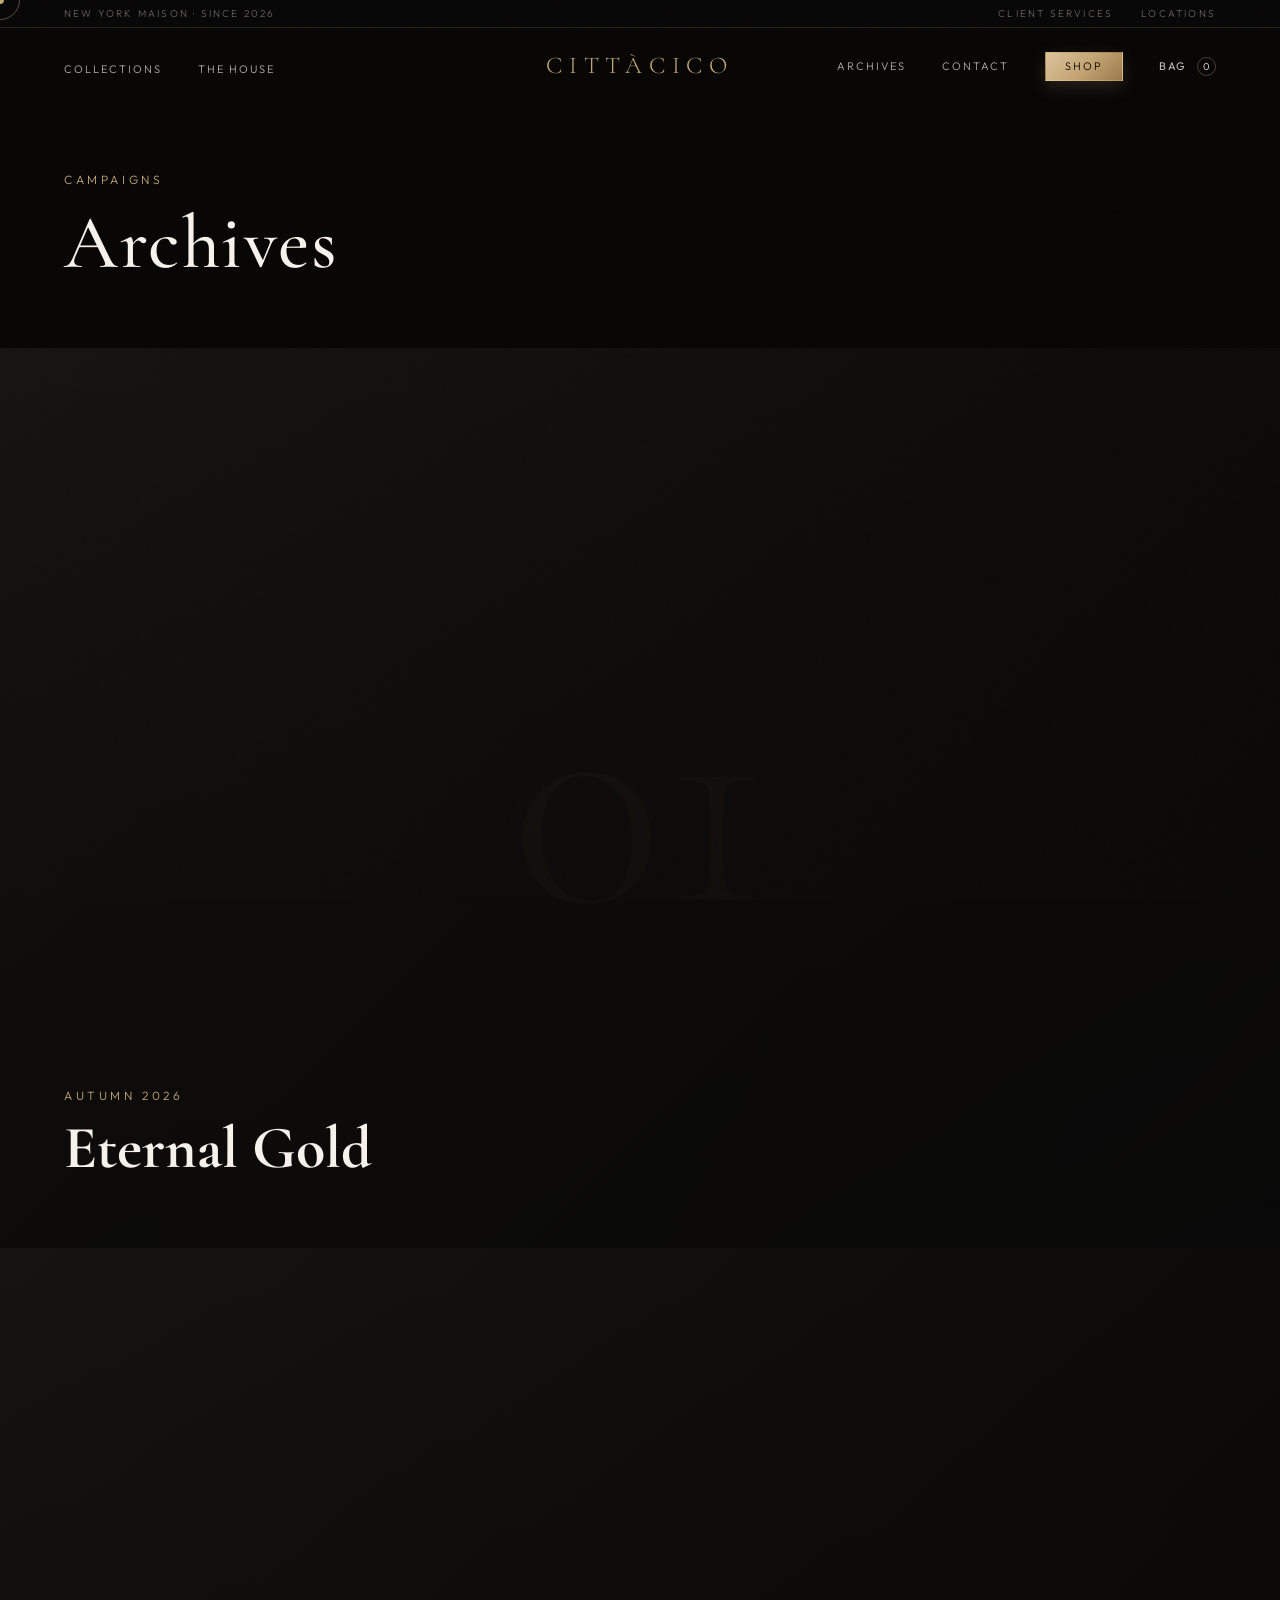
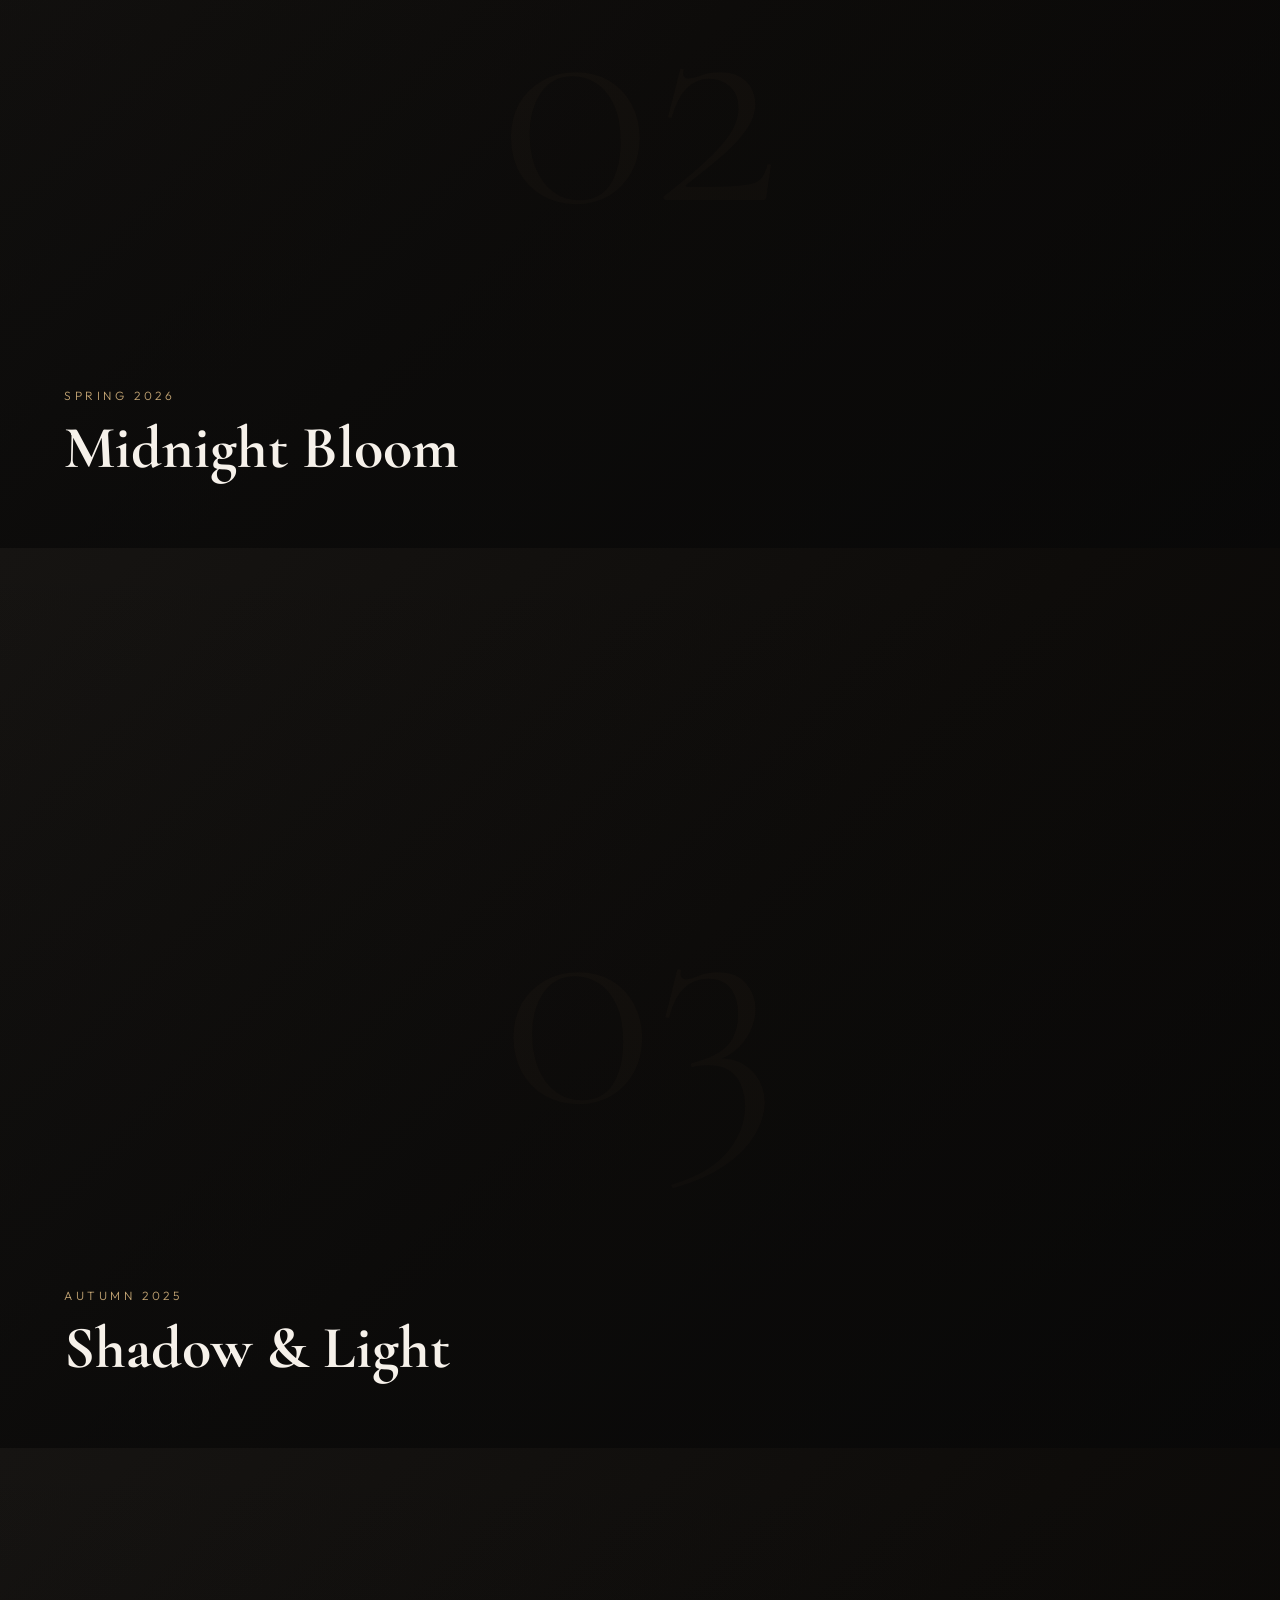
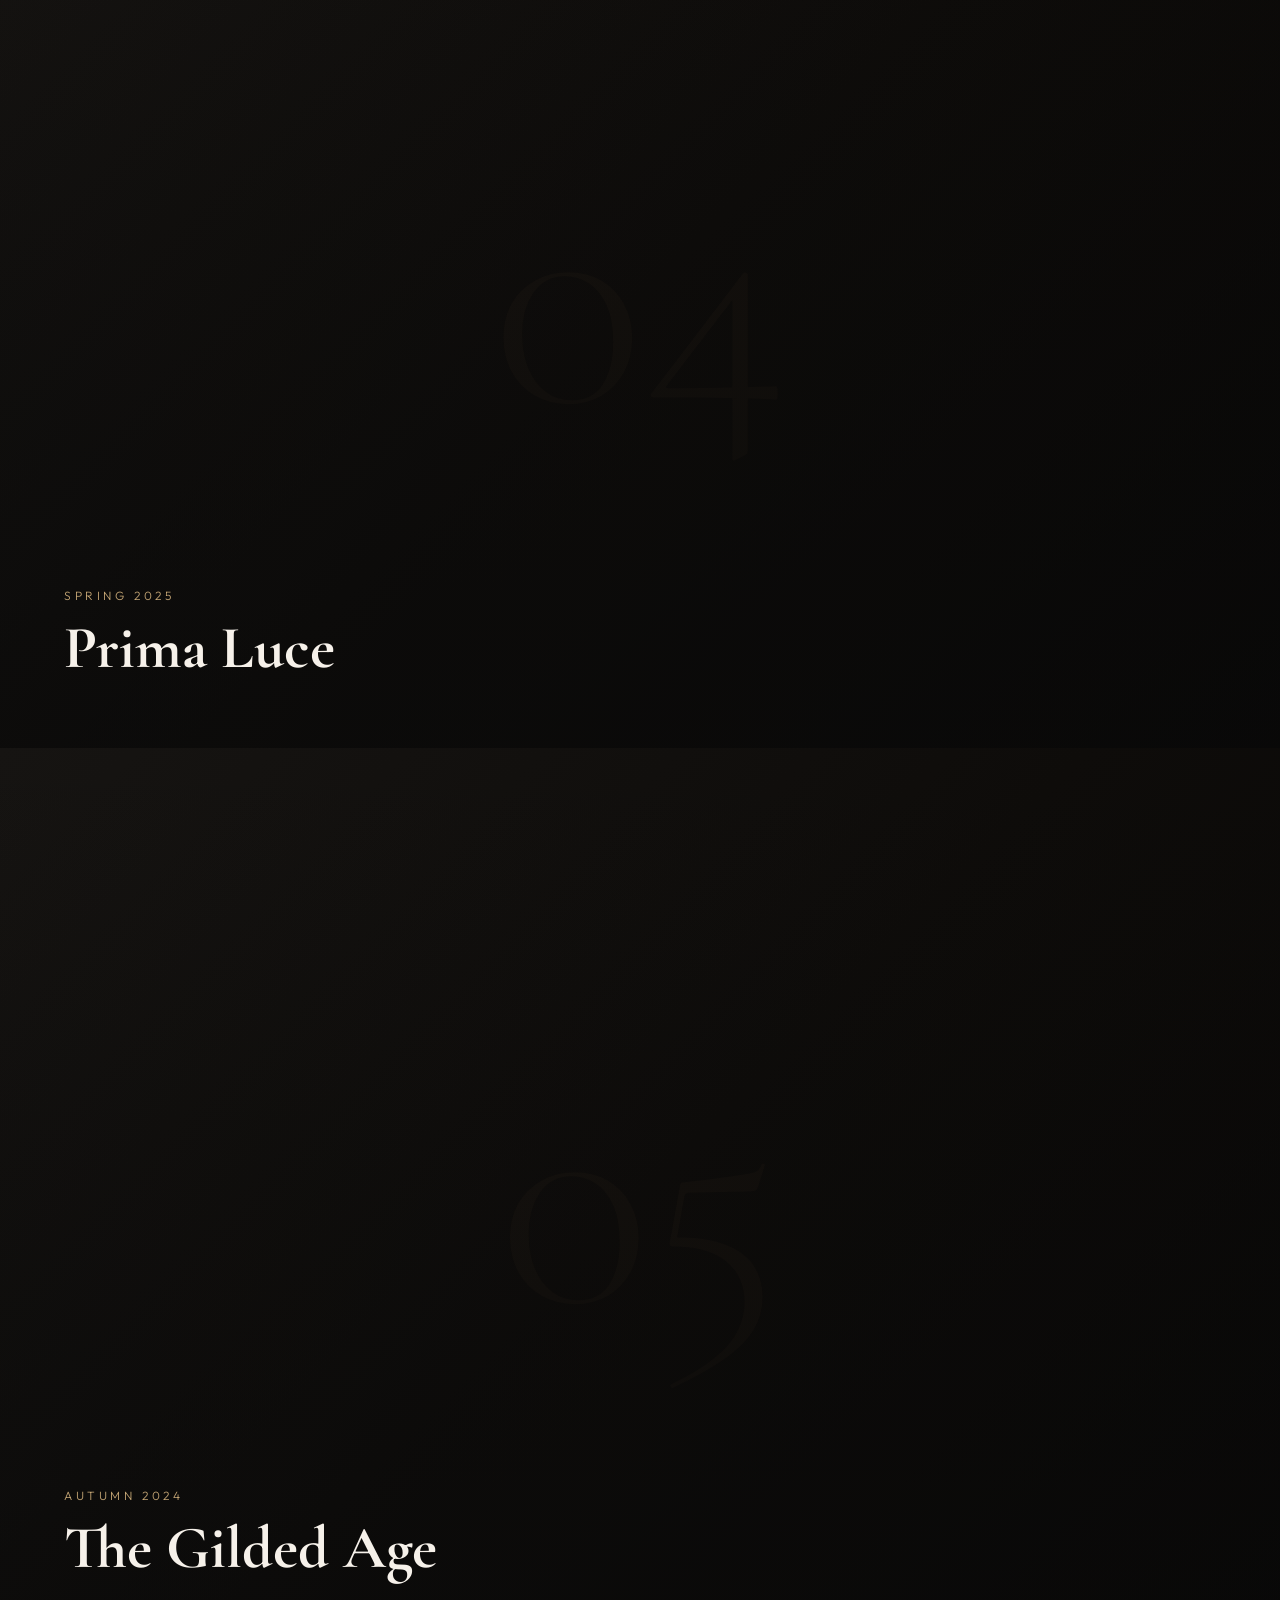
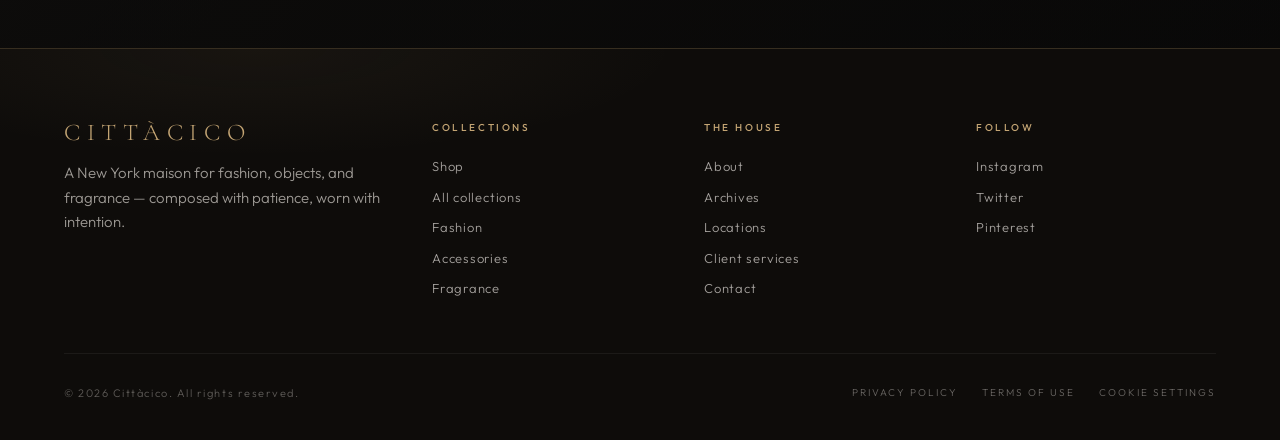
<file: archives.html>
<!DOCTYPE html>
<html lang="en">
  <head>
    <script>
      /* github-pages-base-fix */
      (function () {
        var h = location.hostname;
        if (!h.endsWith("github.io")) return;
        var parts = location.pathname.split("/").filter(Boolean);
        if (!parts.length) return;
        var seg = parts[0];
        if (seg.indexOf(".") !== -1) return;
        var el = document.createElement("base");
        el.setAttribute("href", "/" + seg + "/");
        document.head.insertBefore(el, document.head.firstChild);
      })();
    </script>
    <meta charset="UTF-8" />
    <meta name="viewport" content="width=device-width, initial-scale=1.0" />
    <title>Archives | Cittàcico</title>
    <link rel="preconnect" href="https://fonts.googleapis.com" />
    <link rel="preconnect" href="https://fonts.gstatic.com" crossorigin />
    <link
      href="https://fonts.googleapis.com/css2?family=Cormorant+Garamond:ital,wght@0,400;0,500;0,600;1,400&family=Outfit:wght@300;400;500&display=swap"
      rel="stylesheet"
    />
        <link rel="icon" href="favicon.svg" type="image/svg+xml" />
    <link rel="stylesheet" href="styles.css" />
  </head>
  <body>
    <div class="scroll-progress" aria-hidden="true"></div>
    <div class="custom-cursor custom-cursor-dot" aria-hidden="true"></div>
    <div class="custom-cursor custom-cursor-ring" aria-hidden="true"></div>

    <header class="site-header">
      <div class="header-util">
        <div class="header-util-inner">
          <span class="header-tagline">New York Maison · Since 2026</span>
          <div class="header-util-links">
            <a href="client-services.html">Client Services</a>
            <a href="locations.html">Locations</a>
          </div>
        </div>
      </div>
      <nav class="site-nav" aria-label="Primary">
        <div class="nav-cluster nav-cluster--left">
          <div class="nav-item nav-item--collections has-mega">
            <a href="collections.html" class="nav-primary">Collections</a>
          </div>
          <div class="nav-item nav-item--house has-mega">
            <a href="about.html" class="nav-primary">The House</a>
          </div>
        </div>
        <a class="logo logo--center" href="index.html">CITTÀCICO</a>
        <div class="nav-cluster nav-cluster--right">
          <a class="nav-simple" href="archives.html">Archives</a>
          <a class="nav-simple" href="contact.html">Contact</a>
          <a class="nav-shop" href="shop.html">Shop</a>
        </div>
        <button type="button" class="mobile-toggle" aria-label="Open menu">
          <span></span><span></span><span></span>
        </button>
      </nav>
      <div class="mega-panel mega-panel--collections" role="region" aria-label="Collections">
        <div class="mega-inner">
          <div class="mega-col">
            <p class="mega-col-label">Universes</p>
            <div class="mega-links">
              <a href="collection-fashion.html"
                >Fashion<span class="hint">Ready-to-wear</span></a
              >
              <a href="collection-accessories.html"
                >Accessories<span class="hint">Leather goods &amp; objects</span></a
              >
              <a href="collection-fragrance.html"
                >Fragrance<span class="hint">Parfums de maison</span></a
              >
            </div>
          </div>
          <div class="mega-col">
            <p class="mega-col-label">Discover</p>
            <div class="mega-links">
              <a href="shop.html">Shop<span class="hint">Online boutique</span></a>
              <a href="collections.html">All collections</a>
              <a href="archives.html">Campaigns &amp; stories</a>
            </div>
          </div>
          <a class="mega-feature" href="collections.html">
            <span class="mega-feature-kicker">The world of Cittàcico</span>
            <span class="mega-feature-title">One maison, many expressions</span>
            <p class="mega-feature-desc">
              Cross from silhouettes to objet and scent — composed as a single narrative.
            </p>
          </a>
        </div>
      </div>
      <div class="mega-panel mega-panel--house" role="region" aria-label="The House">
        <div class="mega-inner">
          <div class="mega-col">
            <p class="mega-col-label">Maison</p>
            <div class="mega-links">
              <a href="about.html">Our story</a>
              <a href="archives.html">Archives &amp; campaigns</a>
            </div>
          </div>
          <div class="mega-col">
            <p class="mega-col-label">Services</p>
            <div class="mega-links">
              <a href="client-services.html">Client services<span class="hint">Care &amp; appointments</span></a>
              <a href="contact.html">Contact the house<span class="hint">Messages &amp; enquiries</span></a>
              <a href="locations.html">Locations<span class="hint">Boutiques &amp; studios</span></a>
            </div>
          </div>
          <a class="mega-feature" href="about.html">
            <span class="mega-feature-kicker">Heritage</span>
            <span class="mega-feature-title">The art of the Italian atelier</span>
            <p class="mega-feature-desc">
              Slow craft, lasting forms — made for collectors of beauty, not seasons.
            </p>
          </a>
        </div>
      </div>
    </header>
    <div class="mobile-overlay" aria-hidden="true">
      <div class="mobile-overlay-inner">
        <div class="mobile-nav-group">
          <span class="mobile-nav-label">Collections</span>
          <div class="mobile-sub">
            <a href="collections.html">All collections</a>
            <a href="collection-fashion.html">Fashion</a>
            <a href="collection-accessories.html">Accessories</a>
            <a href="collection-fragrance.html">Fragrance</a>
          </div>
        </div>
        <div class="mobile-nav-group">
          <span class="mobile-nav-label">The House</span>
          <a href="about.html">Our story</a>
          <a href="archives.html">Archives</a>
        </div>
        <div class="mobile-nav-group">
          <span class="mobile-nav-label">Services</span>
          <a href="client-services.html">Client services</a>
          <a href="contact.html">Contact</a>
          <a href="locations.html">Locations</a>
        </div>
        <div class="mobile-nav-group">
          <a href="shop.html" class="mobile-nav-cta">Shop</a>
        </div>
      </div>
    </div>

    <main>
      <section class="page-section" style="padding-bottom: 2rem">
        <div class="container">
          <span class="label-upper reveal">Campaigns</span>
          <h1 class="page-title reveal">Archives</h1>
        </div>
      </section>

      <article class="archive-block reveal">
        <div class="archive-bg"></div>
        <span class="archive-num" aria-hidden="true">01</span>
        <div class="archive-fade"></div>
        <div class="archive-caption">
          <span class="label-upper">Autumn 2026</span>
          <h2>Eternal Gold</h2>
        </div>
      </article>

      <article class="archive-block reveal">
        <div class="archive-bg"></div>
        <span class="archive-num" aria-hidden="true">02</span>
        <div class="archive-fade"></div>
        <div class="archive-caption">
          <span class="label-upper">Spring 2026</span>
          <h2>Midnight Bloom</h2>
        </div>
      </article>

      <article class="archive-block reveal">
        <div class="archive-bg"></div>
        <span class="archive-num" aria-hidden="true">03</span>
        <div class="archive-fade"></div>
        <div class="archive-caption">
          <span class="label-upper">Autumn 2025</span>
          <h2>Shadow &amp; Light</h2>
        </div>
      </article>

      <article class="archive-block reveal">
        <div class="archive-bg"></div>
        <span class="archive-num" aria-hidden="true">04</span>
        <div class="archive-fade"></div>
        <div class="archive-caption">
          <span class="label-upper">Spring 2025</span>
          <h2>Prima Luce</h2>
        </div>
      </article>

      <article class="archive-block reveal">
        <div class="archive-bg"></div>
        <span class="archive-num" aria-hidden="true">05</span>
        <div class="archive-fade"></div>
        <div class="archive-caption">
          <span class="label-upper">Autumn 2024</span>
          <h2>The Gilded Age</h2>
        </div>
      </article>
    </main>

    <footer class="site-footer">
      <div class="footer-grid">
        <div class="footer-brand-col">
          <a class="logo" href="index.html">CITTÀCICO</a>
          <p class="footer-tagline">
            A New York maison for fashion, objects, and fragrance — composed with patience, worn
            with intention.
          </p>
        </div>
        <div class="footer-col">
          <h4>Collections</h4>
          <ul>
            <li><a href="shop.html">Shop</a></li>
            <li><a href="collections.html">All collections</a></li>
            <li><a href="collection-fashion.html">Fashion</a></li>
            <li><a href="collection-accessories.html">Accessories</a></li>
            <li><a href="collection-fragrance.html">Fragrance</a></li>
          </ul>
        </div>
        <div class="footer-col">
          <h4>The House</h4>
          <ul>
            <li><a href="about.html">About</a></li>
            <li><a href="archives.html">Archives</a></li>
            <li><a href="locations.html">Locations</a></li>
            <li><a href="client-services.html">Client services</a></li>
            <li><a href="contact.html">Contact</a></li>
          </ul>
        </div>
        <div class="footer-col">
          <h4>Follow</h4>
          <ul>
            <li><a href="#">Instagram</a></li>
            <li><a href="#">Twitter</a></li>
            <li><a href="#">Pinterest</a></li>
          </ul>
        </div>
      </div>
      <div class="footer-legal">
        <p>© 2026 Cittàcico. All rights reserved.</p>
        <div class="footer-legal-links">
          <a href="#">Privacy policy</a>
          <a href="#">Terms of use</a>
          <a href="#">Cookie settings</a>
        </div>
      </div>
    </footer>

    <script src="main.js"></script>
  </body>
</html>
</file>
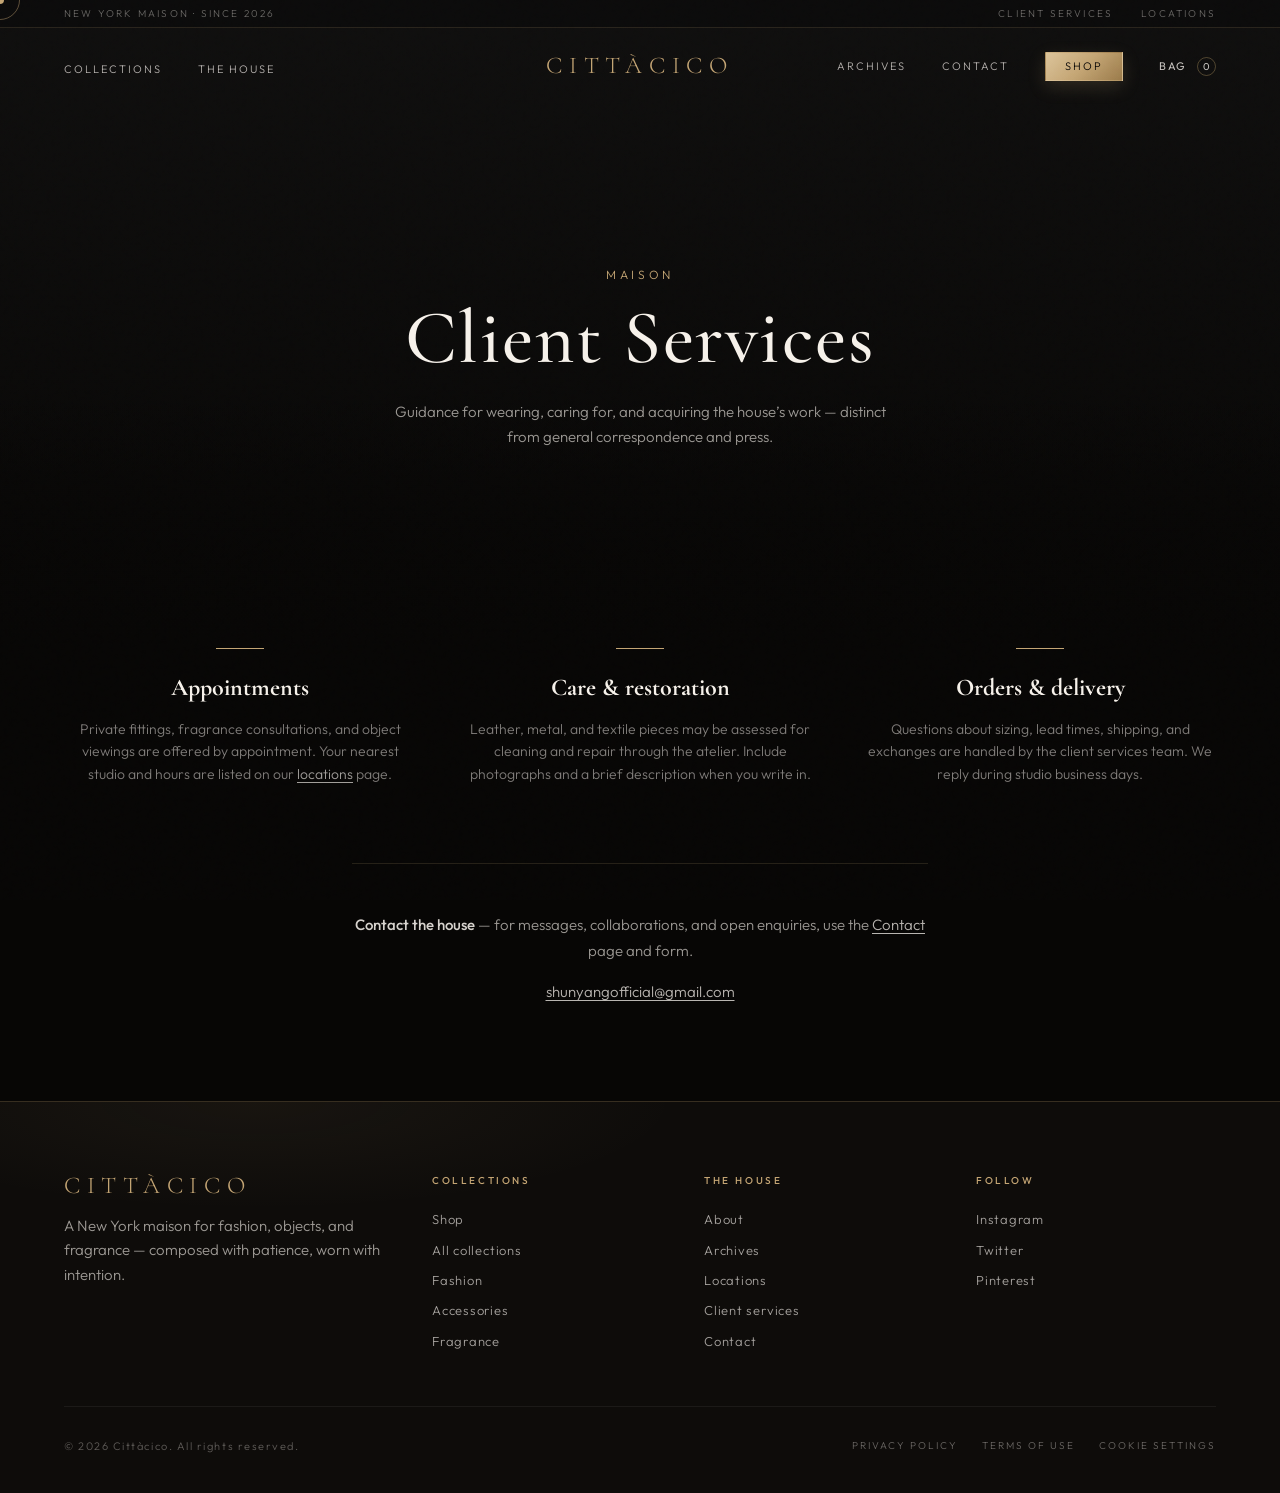
<file: client-services.html>
<!DOCTYPE html>
<html lang="en">
  <head>
    <script>
      /* github-pages-base-fix */
      (function () {
        var h = location.hostname;
        if (!h.endsWith("github.io")) return;
        var parts = location.pathname.split("/").filter(Boolean);
        if (!parts.length) return;
        var seg = parts[0];
        if (seg.indexOf(".") !== -1) return;
        var el = document.createElement("base");
        el.setAttribute("href", "/" + seg + "/");
        document.head.insertBefore(el, document.head.firstChild);
      })();
    </script>
    <meta charset="UTF-8" />
    <meta name="viewport" content="width=device-width, initial-scale=1.0" />
    <title>Client Services | Cittàcico</title>
    <link rel="preconnect" href="https://fonts.googleapis.com" />
    <link rel="preconnect" href="https://fonts.gstatic.com" crossorigin />
    <link
      href="https://fonts.googleapis.com/css2?family=Cormorant+Garamond:ital,wght@0,400;0,500;0,600;1,400&family=Outfit:wght@300;400;500&display=swap"
      rel="stylesheet"
    />
        <link rel="icon" href="favicon.svg" type="image/svg+xml" />
    <link rel="stylesheet" href="styles.css" />
  </head>
  <body>
    <div class="scroll-progress" aria-hidden="true"></div>
    <div class="custom-cursor custom-cursor-dot" aria-hidden="true"></div>
    <div class="custom-cursor custom-cursor-ring" aria-hidden="true"></div>

    <header class="site-header">
      <div class="header-util">
        <div class="header-util-inner">
          <span class="header-tagline">New York Maison · Since 2026</span>
          <div class="header-util-links">
            <a href="client-services.html">Client Services</a>
            <a href="locations.html">Locations</a>
          </div>
        </div>
      </div>
      <nav class="site-nav" aria-label="Primary">
        <div class="nav-cluster nav-cluster--left">
          <div class="nav-item nav-item--collections has-mega">
            <a href="collections.html" class="nav-primary">Collections</a>
          </div>
          <div class="nav-item nav-item--house has-mega">
            <a href="about.html" class="nav-primary">The House</a>
          </div>
        </div>
        <a class="logo logo--center" href="index.html">CITTÀCICO</a>
        <div class="nav-cluster nav-cluster--right">
          <a class="nav-simple" href="archives.html">Archives</a>
          <a class="nav-simple" href="contact.html">Contact</a>
          <a class="nav-shop" href="shop.html">Shop</a>
        </div>
        <button type="button" class="mobile-toggle" aria-label="Open menu">
          <span></span><span></span><span></span>
        </button>
      </nav>
      <div class="mega-panel mega-panel--collections" role="region" aria-label="Collections">
        <div class="mega-inner">
          <div class="mega-col">
            <p class="mega-col-label">Universes</p>
            <div class="mega-links">
              <a href="collection-fashion.html"
                >Fashion<span class="hint">Ready-to-wear</span></a
              >
              <a href="collection-accessories.html"
                >Accessories<span class="hint">Leather goods &amp; objects</span></a
              >
              <a href="collection-fragrance.html"
                >Fragrance<span class="hint">Parfums de maison</span></a
              >
            </div>
          </div>
          <div class="mega-col">
            <p class="mega-col-label">Discover</p>
            <div class="mega-links">
              <a href="shop.html">Shop<span class="hint">Online boutique</span></a>
              <a href="collections.html">All collections</a>
              <a href="archives.html">Campaigns &amp; stories</a>
            </div>
          </div>
          <a class="mega-feature" href="collections.html">
            <span class="mega-feature-kicker">The world of Cittàcico</span>
            <span class="mega-feature-title">One maison, many expressions</span>
            <p class="mega-feature-desc">
              Cross from silhouettes to objet and scent — composed as a single narrative.
            </p>
          </a>
        </div>
      </div>
      <div class="mega-panel mega-panel--house" role="region" aria-label="The House">
        <div class="mega-inner">
          <div class="mega-col">
            <p class="mega-col-label">Maison</p>
            <div class="mega-links">
              <a href="about.html">Our story</a>
              <a href="archives.html">Archives &amp; campaigns</a>
            </div>
          </div>
          <div class="mega-col">
            <p class="mega-col-label">Services</p>
            <div class="mega-links">
              <a href="client-services.html">Client services<span class="hint">Care &amp; appointments</span></a>
              <a href="contact.html">Contact the house<span class="hint">Messages &amp; enquiries</span></a>
              <a href="locations.html">Locations<span class="hint">Boutiques &amp; studios</span></a>
            </div>
          </div>
          <a class="mega-feature" href="about.html">
            <span class="mega-feature-kicker">Heritage</span>
            <span class="mega-feature-title">The art of the Italian atelier</span>
            <p class="mega-feature-desc">
              Slow craft, lasting forms — made for collectors of beauty, not seasons.
            </p>
          </a>
        </div>
      </div>
    </header>
    <div class="mobile-overlay" aria-hidden="true">
      <div class="mobile-overlay-inner">
        <div class="mobile-nav-group">
          <span class="mobile-nav-label">Collections</span>
          <div class="mobile-sub">
            <a href="collections.html">All collections</a>
            <a href="collection-fashion.html">Fashion</a>
            <a href="collection-accessories.html">Accessories</a>
            <a href="collection-fragrance.html">Fragrance</a>
          </div>
        </div>
        <div class="mobile-nav-group">
          <span class="mobile-nav-label">The House</span>
          <a href="about.html">Our story</a>
          <a href="archives.html">Archives</a>
        </div>
        <div class="mobile-nav-group">
          <span class="mobile-nav-label">Services</span>
          <a href="client-services.html">Client services</a>
          <a href="contact.html">Contact</a>
          <a href="locations.html">Locations</a>
        </div>
        <div class="mobile-nav-group">
          <a href="shop.html" class="mobile-nav-cta">Shop</a>
        </div>
      </div>
    </div>

    <main>
      <section class="locations-hero">
        <div class="locations-hero-inner reveal">
          <span class="label-upper">Maison</span>
          <h1 class="page-title" style="margin-bottom: 0">Client Services</h1>
          <p class="locations-lede">
            Guidance for wearing, caring for, and acquiring the house’s work — distinct from general
            correspondence and press.
          </p>
        </div>
      </section>

      <section class="page-section" style="padding-top: 0">
        <div class="container">
          <div class="values-grid">
            <div class="value-cell reveal">
              <h3>Appointments</h3>
              <p>
                Private fittings, fragrance consultations, and object viewings are offered by
                appointment. Your nearest studio and hours are listed on our
                <a href="locations.html">locations</a> page.
              </p>
            </div>
            <div class="value-cell reveal">
              <h3>Care &amp; restoration</h3>
              <p>
                Leather, metal, and textile pieces may be assessed for cleaning and repair through the
                atelier. Include photographs and a brief description when you write in.
              </p>
            </div>
            <div class="value-cell reveal">
              <h3>Orders &amp; delivery</h3>
              <p>
                Questions about sizing, lead times, shipping, and exchanges are handled by the client
                services team. We reply during studio business days.
              </p>
            </div>
          </div>

          <div class="client-services-cta reveal">
            <p>
              <strong>Contact the house</strong> — for messages, collaborations, and open enquiries,
              use the <a href="contact.html">Contact</a> page and form.
            </p>
            <p>
              <a href="mailto:shunyangofficial@gmail.com">shunyangofficial@gmail.com</a>
            </p>
          </div>
        </div>
      </section>
    </main>

    <footer class="site-footer">
      <div class="footer-grid">
        <div class="footer-brand-col">
          <a class="logo" href="index.html">CITTÀCICO</a>
          <p class="footer-tagline">
            A New York maison for fashion, objects, and fragrance — composed with patience, worn
            with intention.
          </p>
        </div>
        <div class="footer-col">
          <h4>Collections</h4>
          <ul>
            <li><a href="shop.html">Shop</a></li>
            <li><a href="collections.html">All collections</a></li>
            <li><a href="collection-fashion.html">Fashion</a></li>
            <li><a href="collection-accessories.html">Accessories</a></li>
            <li><a href="collection-fragrance.html">Fragrance</a></li>
          </ul>
        </div>
        <div class="footer-col">
          <h4>The House</h4>
          <ul>
            <li><a href="about.html">About</a></li>
            <li><a href="archives.html">Archives</a></li>
            <li><a href="locations.html">Locations</a></li>
            <li><a href="client-services.html">Client services</a></li>
            <li><a href="contact.html">Contact</a></li>
          </ul>
        </div>
        <div class="footer-col">
          <h4>Follow</h4>
          <ul>
            <li><a href="#">Instagram</a></li>
            <li><a href="#">Twitter</a></li>
            <li><a href="#">Pinterest</a></li>
          </ul>
        </div>
      </div>
      <div class="footer-legal">
        <p>© 2026 Cittàcico. All rights reserved.</p>
        <div class="footer-legal-links">
          <a href="#">Privacy policy</a>
          <a href="#">Terms of use</a>
          <a href="#">Cookie settings</a>
        </div>
      </div>
    </footer>

    <script src="main.js"></script>
  </body>
</html>
</file>
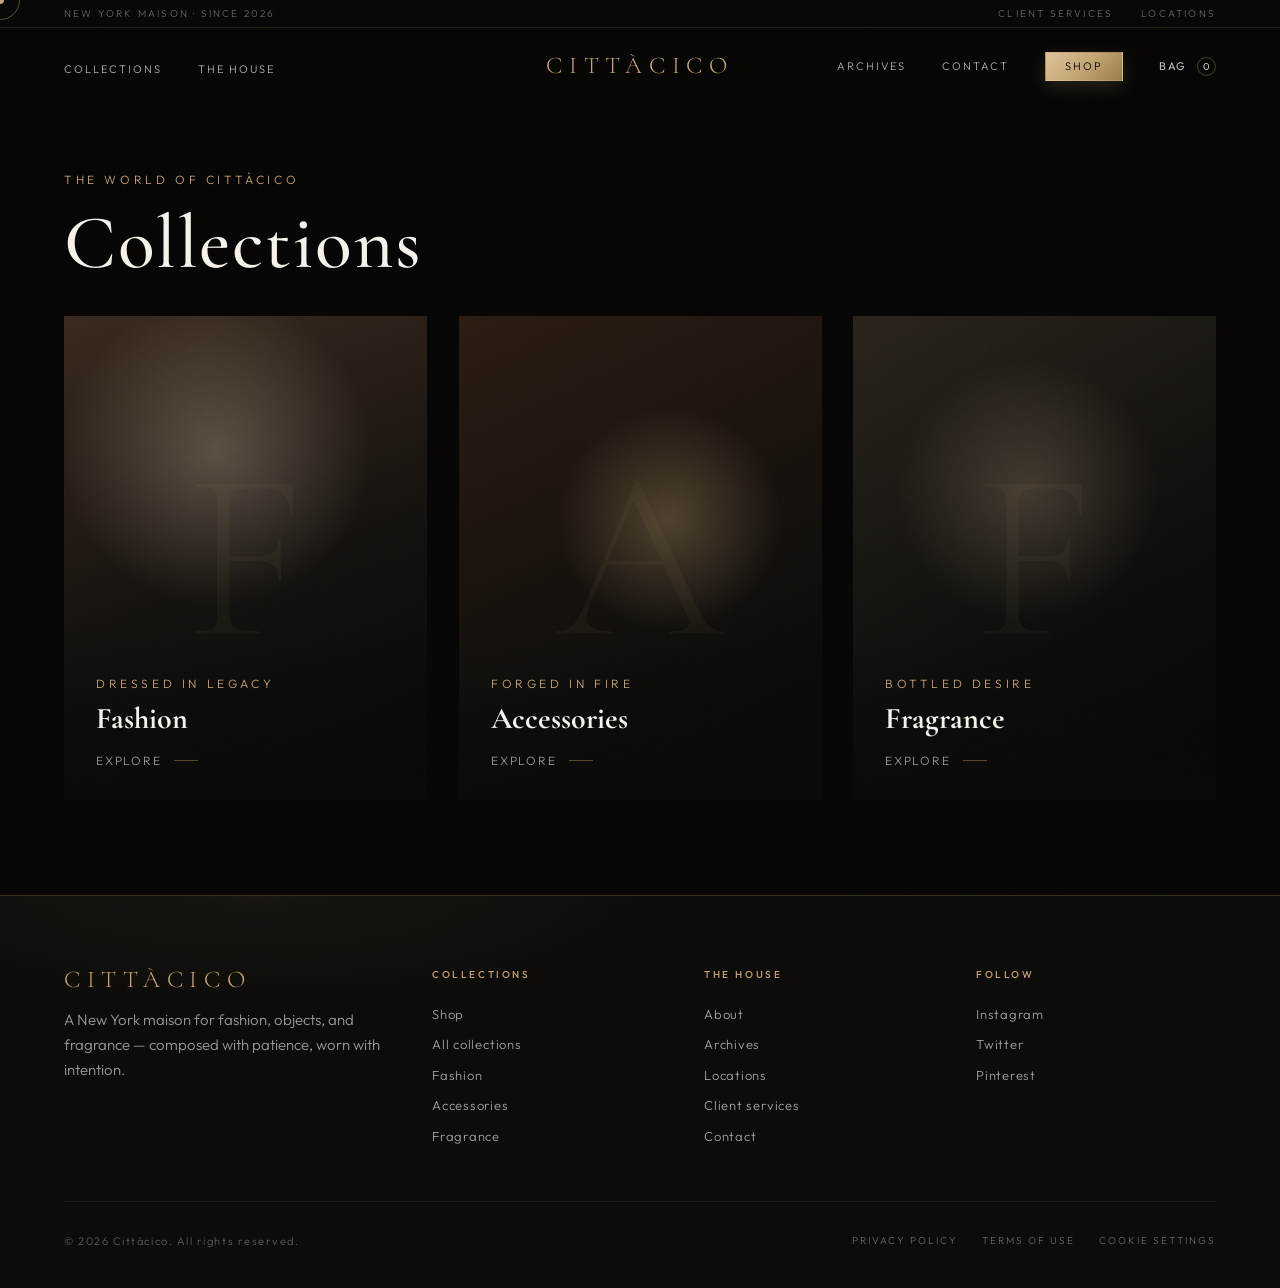
<file: collections.html>
<!DOCTYPE html>
<html lang="en">
  <head>
    <script>
      /* github-pages-base-fix */
      (function () {
        var h = location.hostname;
        if (!h.endsWith("github.io")) return;
        var parts = location.pathname.split("/").filter(Boolean);
        if (!parts.length) return;
        var seg = parts[0];
        if (seg.indexOf(".") !== -1) return;
        var el = document.createElement("base");
        el.setAttribute("href", "/" + seg + "/");
        document.head.insertBefore(el, document.head.firstChild);
      })();
    </script>
    <meta charset="UTF-8" />
    <meta name="viewport" content="width=device-width, initial-scale=1.0" />
    <title>Collections | Cittàcico</title>
    <link rel="preconnect" href="https://fonts.googleapis.com" />
    <link rel="preconnect" href="https://fonts.gstatic.com" crossorigin />
    <link
      href="https://fonts.googleapis.com/css2?family=Cormorant+Garamond:ital,wght@0,400;0,500;0,600;1,400&family=Outfit:wght@300;400;500&display=swap"
      rel="stylesheet"
    />
        <link rel="icon" href="favicon.svg" type="image/svg+xml" />
    <link rel="stylesheet" href="styles.css" />
  </head>
  <body>
    <div class="scroll-progress" aria-hidden="true"></div>
    <div class="custom-cursor custom-cursor-dot" aria-hidden="true"></div>
    <div class="custom-cursor custom-cursor-ring" aria-hidden="true"></div>

    <header class="site-header">
      <div class="header-util">
        <div class="header-util-inner">
          <span class="header-tagline">New York Maison · Since 2026</span>
          <div class="header-util-links">
            <a href="client-services.html">Client Services</a>
            <a href="locations.html">Locations</a>
          </div>
        </div>
      </div>
      <nav class="site-nav" aria-label="Primary">
        <div class="nav-cluster nav-cluster--left">
          <div class="nav-item nav-item--collections has-mega">
            <a href="collections.html" class="nav-primary">Collections</a>
          </div>
          <div class="nav-item nav-item--house has-mega">
            <a href="about.html" class="nav-primary">The House</a>
          </div>
        </div>
        <a class="logo logo--center" href="index.html">CITTÀCICO</a>
        <div class="nav-cluster nav-cluster--right">
          <a class="nav-simple" href="archives.html">Archives</a>
          <a class="nav-simple" href="contact.html">Contact</a>
          <a class="nav-shop" href="shop.html">Shop</a>
        </div>
        <button type="button" class="mobile-toggle" aria-label="Open menu">
          <span></span><span></span><span></span>
        </button>
      </nav>
      <div class="mega-panel mega-panel--collections" role="region" aria-label="Collections">
        <div class="mega-inner">
          <div class="mega-col">
            <p class="mega-col-label">Universes</p>
            <div class="mega-links">
              <a href="collection-fashion.html"
                >Fashion<span class="hint">Ready-to-wear</span></a
              >
              <a href="collection-accessories.html"
                >Accessories<span class="hint">Leather goods &amp; objects</span></a
              >
              <a href="collection-fragrance.html"
                >Fragrance<span class="hint">Parfums de maison</span></a
              >
            </div>
          </div>
          <div class="mega-col">
            <p class="mega-col-label">Discover</p>
            <div class="mega-links">
              <a href="shop.html">Shop<span class="hint">Online boutique</span></a>
              <a href="collections.html">All collections</a>
              <a href="archives.html">Campaigns &amp; stories</a>
            </div>
          </div>
          <a class="mega-feature" href="collections.html">
            <span class="mega-feature-kicker">The world of Cittàcico</span>
            <span class="mega-feature-title">One maison, many expressions</span>
            <p class="mega-feature-desc">
              Cross from silhouettes to objet and scent — composed as a single narrative.
            </p>
          </a>
        </div>
      </div>
      <div class="mega-panel mega-panel--house" role="region" aria-label="The House">
        <div class="mega-inner">
          <div class="mega-col">
            <p class="mega-col-label">Maison</p>
            <div class="mega-links">
              <a href="about.html">Our story</a>
              <a href="archives.html">Archives &amp; campaigns</a>
            </div>
          </div>
          <div class="mega-col">
            <p class="mega-col-label">Services</p>
            <div class="mega-links">
              <a href="client-services.html">Client services<span class="hint">Care &amp; appointments</span></a>
              <a href="contact.html">Contact the house<span class="hint">Messages &amp; enquiries</span></a>
              <a href="locations.html">Locations<span class="hint">Boutiques &amp; studios</span></a>
            </div>
          </div>
          <a class="mega-feature" href="about.html">
            <span class="mega-feature-kicker">Heritage</span>
            <span class="mega-feature-title">The art of the Italian atelier</span>
            <p class="mega-feature-desc">
              Slow craft, lasting forms — made for collectors of beauty, not seasons.
            </p>
          </a>
        </div>
      </div>
    </header>
    <div class="mobile-overlay" aria-hidden="true">
      <div class="mobile-overlay-inner">
        <div class="mobile-nav-group">
          <span class="mobile-nav-label">Collections</span>
          <div class="mobile-sub">
            <a href="collections.html">All collections</a>
            <a href="collection-fashion.html">Fashion</a>
            <a href="collection-accessories.html">Accessories</a>
            <a href="collection-fragrance.html">Fragrance</a>
          </div>
        </div>
        <div class="mobile-nav-group">
          <span class="mobile-nav-label">The House</span>
          <a href="about.html">Our story</a>
          <a href="archives.html">Archives</a>
        </div>
        <div class="mobile-nav-group">
          <span class="mobile-nav-label">Services</span>
          <a href="client-services.html">Client services</a>
          <a href="contact.html">Contact</a>
          <a href="locations.html">Locations</a>
        </div>
        <div class="mobile-nav-group">
          <a href="shop.html" class="mobile-nav-cta">Shop</a>
        </div>
      </div>
    </div>

    <main>
      <section class="page-section">
        <div class="container">
          <span class="label-upper reveal">The World of Cittàcico</span>
          <h1 class="page-title reveal">Collections</h1>
          <div class="cards-3">
            <a class="collection-card reveal" href="collection-fashion.html">
              <div class="collection-card-bg"></div>
              <span class="collection-card-letter" aria-hidden="true">F</span>
              <div class="collection-card-border"></div>
              <div class="collection-card-foot">
                <span class="small">Dressed in Legacy</span>
                <h3>Fashion</h3>
                <div class="explore-row">
                  <span>Explore</span><i></i>
                </div>
              </div>
            </a>
            <a class="collection-card reveal" href="collection-accessories.html">
              <div class="collection-card-bg"></div>
              <span class="collection-card-letter" aria-hidden="true">A</span>
              <div class="collection-card-border"></div>
              <div class="collection-card-foot">
                <span class="small">Forged in Fire</span>
                <h3>Accessories</h3>
                <div class="explore-row">
                  <span>Explore</span><i></i>
                </div>
              </div>
            </a>
            <a class="collection-card reveal" href="collection-fragrance.html">
              <div class="collection-card-bg"></div>
              <span class="collection-card-letter" aria-hidden="true">F</span>
              <div class="collection-card-border"></div>
              <div class="collection-card-foot">
                <span class="small">Bottled Desire</span>
                <h3>Fragrance</h3>
                <div class="explore-row">
                  <span>Explore</span><i></i>
                </div>
              </div>
            </a>
          </div>
        </div>
      </section>
    </main>

    <footer class="site-footer">
      <div class="footer-grid">
        <div class="footer-brand-col">
          <a class="logo" href="index.html">CITTÀCICO</a>
          <p class="footer-tagline">
            A New York maison for fashion, objects, and fragrance — composed with patience, worn
            with intention.
          </p>
        </div>
        <div class="footer-col">
          <h4>Collections</h4>
          <ul>
            <li><a href="shop.html">Shop</a></li>
            <li><a href="collections.html">All collections</a></li>
            <li><a href="collection-fashion.html">Fashion</a></li>
            <li><a href="collection-accessories.html">Accessories</a></li>
            <li><a href="collection-fragrance.html">Fragrance</a></li>
          </ul>
        </div>
        <div class="footer-col">
          <h4>The House</h4>
          <ul>
            <li><a href="about.html">About</a></li>
            <li><a href="archives.html">Archives</a></li>
            <li><a href="locations.html">Locations</a></li>
            <li><a href="client-services.html">Client services</a></li>
            <li><a href="contact.html">Contact</a></li>
          </ul>
        </div>
        <div class="footer-col">
          <h4>Follow</h4>
          <ul>
            <li><a href="#">Instagram</a></li>
            <li><a href="#">Twitter</a></li>
            <li><a href="#">Pinterest</a></li>
          </ul>
        </div>
      </div>
      <div class="footer-legal">
        <p>© 2026 Cittàcico. All rights reserved.</p>
        <div class="footer-legal-links">
          <a href="#">Privacy policy</a>
          <a href="#">Terms of use</a>
          <a href="#">Cookie settings</a>
        </div>
      </div>
    </footer>

    <script src="main.js"></script>
  </body>
</html>
</file>
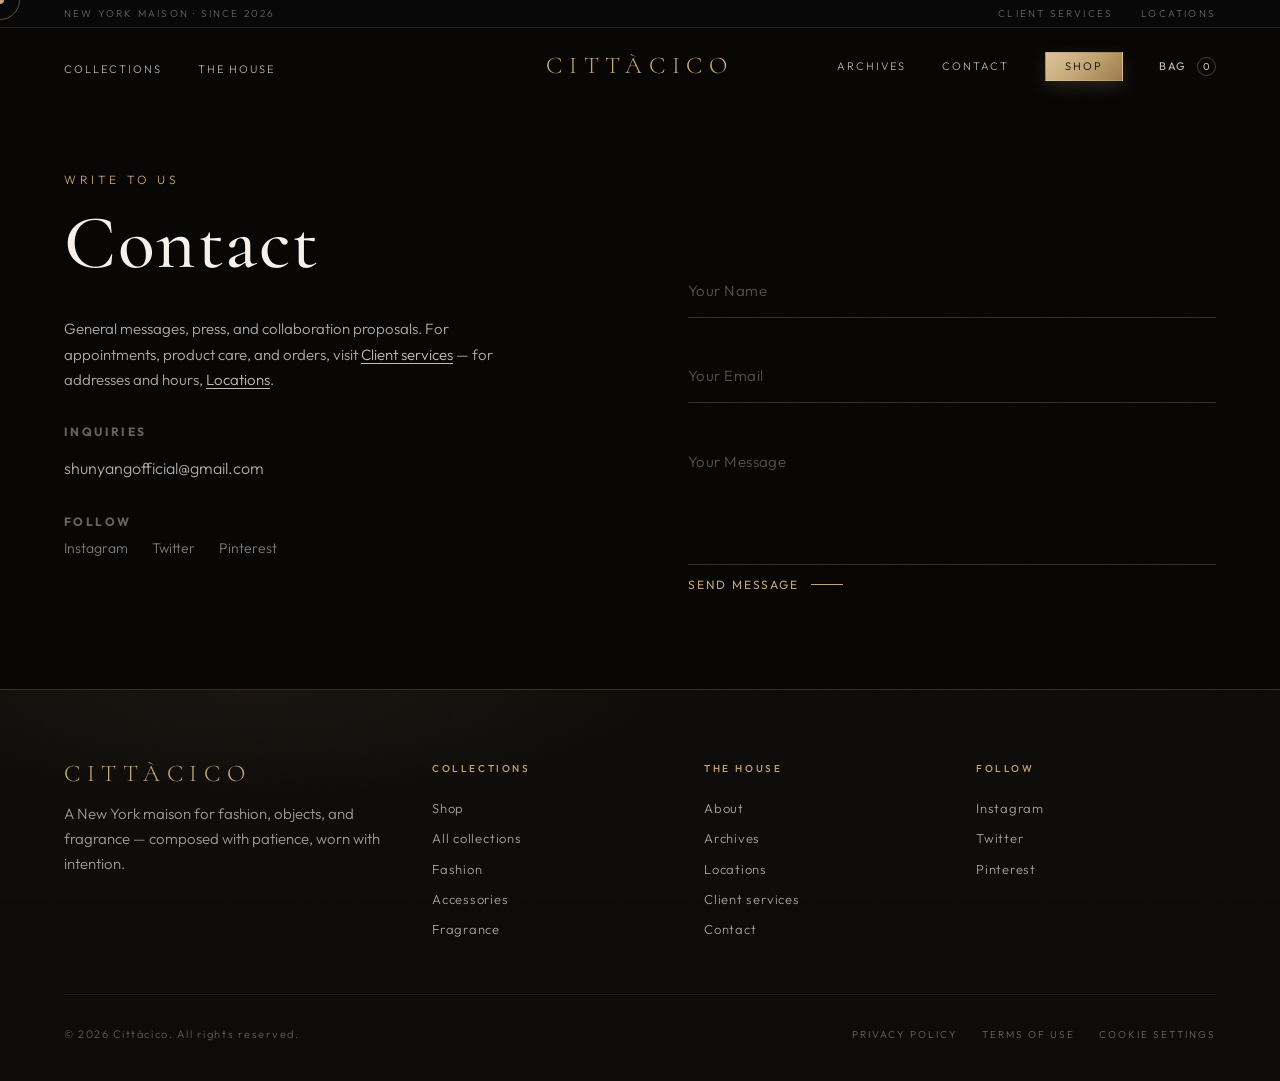
<file: contact.html>
<!DOCTYPE html>
<html lang="en">
  <head>
    <script>
      /* github-pages-base-fix */
      (function () {
        var h = location.hostname;
        if (!h.endsWith("github.io")) return;
        var parts = location.pathname.split("/").filter(Boolean);
        if (!parts.length) return;
        var seg = parts[0];
        if (seg.indexOf(".") !== -1) return;
        var el = document.createElement("base");
        el.setAttribute("href", "/" + seg + "/");
        document.head.insertBefore(el, document.head.firstChild);
      })();
    </script>
    <meta charset="UTF-8" />
    <meta name="viewport" content="width=device-width, initial-scale=1.0" />
    <title>Contact | Cittàcico</title>
    <link rel="preconnect" href="https://fonts.googleapis.com" />
    <link rel="preconnect" href="https://fonts.gstatic.com" crossorigin />
    <link
      href="https://fonts.googleapis.com/css2?family=Cormorant+Garamond:ital,wght@0,400;0,500;0,600;1,400&family=Outfit:wght@300;400;500&display=swap"
      rel="stylesheet"
    />
        <link rel="icon" href="favicon.svg" type="image/svg+xml" />
    <link rel="stylesheet" href="styles.css" />
  </head>
  <body>
    <div class="scroll-progress" aria-hidden="true"></div>
    <div class="custom-cursor custom-cursor-dot" aria-hidden="true"></div>
    <div class="custom-cursor custom-cursor-ring" aria-hidden="true"></div>

    <header class="site-header">
      <div class="header-util">
        <div class="header-util-inner">
          <span class="header-tagline">New York Maison · Since 2026</span>
          <div class="header-util-links">
            <a href="client-services.html">Client Services</a>
            <a href="locations.html">Locations</a>
          </div>
        </div>
      </div>
      <nav class="site-nav" aria-label="Primary">
        <div class="nav-cluster nav-cluster--left">
          <div class="nav-item nav-item--collections has-mega">
            <a href="collections.html" class="nav-primary">Collections</a>
          </div>
          <div class="nav-item nav-item--house has-mega">
            <a href="about.html" class="nav-primary">The House</a>
          </div>
        </div>
        <a class="logo logo--center" href="index.html">CITTÀCICO</a>
        <div class="nav-cluster nav-cluster--right">
          <a class="nav-simple" href="archives.html">Archives</a>
          <a class="nav-simple" href="contact.html">Contact</a>
          <a class="nav-shop" href="shop.html">Shop</a>
        </div>
        <button type="button" class="mobile-toggle" aria-label="Open menu">
          <span></span><span></span><span></span>
        </button>
      </nav>
      <div class="mega-panel mega-panel--collections" role="region" aria-label="Collections">
        <div class="mega-inner">
          <div class="mega-col">
            <p class="mega-col-label">Universes</p>
            <div class="mega-links">
              <a href="collection-fashion.html"
                >Fashion<span class="hint">Ready-to-wear</span></a
              >
              <a href="collection-accessories.html"
                >Accessories<span class="hint">Leather goods &amp; objects</span></a
              >
              <a href="collection-fragrance.html"
                >Fragrance<span class="hint">Parfums de maison</span></a
              >
            </div>
          </div>
          <div class="mega-col">
            <p class="mega-col-label">Discover</p>
            <div class="mega-links">
              <a href="shop.html">Shop<span class="hint">Online boutique</span></a>
              <a href="collections.html">All collections</a>
              <a href="archives.html">Campaigns &amp; stories</a>
            </div>
          </div>
          <a class="mega-feature" href="collections.html">
            <span class="mega-feature-kicker">The world of Cittàcico</span>
            <span class="mega-feature-title">One maison, many expressions</span>
            <p class="mega-feature-desc">
              Cross from silhouettes to objet and scent — composed as a single narrative.
            </p>
          </a>
        </div>
      </div>
      <div class="mega-panel mega-panel--house" role="region" aria-label="The House">
        <div class="mega-inner">
          <div class="mega-col">
            <p class="mega-col-label">Maison</p>
            <div class="mega-links">
              <a href="about.html">Our story</a>
              <a href="archives.html">Archives &amp; campaigns</a>
            </div>
          </div>
          <div class="mega-col">
            <p class="mega-col-label">Services</p>
            <div class="mega-links">
              <a href="client-services.html">Client services<span class="hint">Care &amp; appointments</span></a>
              <a href="contact.html">Contact the house<span class="hint">Messages &amp; enquiries</span></a>
              <a href="locations.html">Locations<span class="hint">Boutiques &amp; studios</span></a>
            </div>
          </div>
          <a class="mega-feature" href="about.html">
            <span class="mega-feature-kicker">Heritage</span>
            <span class="mega-feature-title">The art of the Italian atelier</span>
            <p class="mega-feature-desc">
              Slow craft, lasting forms — made for collectors of beauty, not seasons.
            </p>
          </a>
        </div>
      </div>
    </header>
    <div class="mobile-overlay" aria-hidden="true">
      <div class="mobile-overlay-inner">
        <div class="mobile-nav-group">
          <span class="mobile-nav-label">Collections</span>
          <div class="mobile-sub">
            <a href="collections.html">All collections</a>
            <a href="collection-fashion.html">Fashion</a>
            <a href="collection-accessories.html">Accessories</a>
            <a href="collection-fragrance.html">Fragrance</a>
          </div>
        </div>
        <div class="mobile-nav-group">
          <span class="mobile-nav-label">The House</span>
          <a href="about.html">Our story</a>
          <a href="archives.html">Archives</a>
        </div>
        <div class="mobile-nav-group">
          <span class="mobile-nav-label">Services</span>
          <a href="client-services.html">Client services</a>
          <a href="contact.html">Contact</a>
          <a href="locations.html">Locations</a>
        </div>
        <div class="mobile-nav-group">
          <a href="shop.html" class="mobile-nav-cta">Shop</a>
        </div>
      </div>
    </div>

    <main>
      <section class="page-section">
        <div class="container contact-grid">
          <div class="contact-info">
            <span class="label-upper reveal">Write to us</span>
            <h1 class="page-title reveal">Contact</h1>
            <p class="contact-lede reveal">
              General messages, press, and collaboration proposals. For appointments, product care, and
              orders, visit
              <a href="client-services.html">Client services</a>
              — for addresses and hours,
              <a href="locations.html">Locations</a>.
            </p>

            <div class="contact-info-block reveal">
              <h3>Inquiries</h3>
              <p>
                <a href="mailto:shunyangofficial@gmail.com"
                  >shunyangofficial@gmail.com</a
                >
              </p>
            </div>

            <div class="contact-info-block reveal">
              <h3>Follow</h3>
              <div class="social-row">
                <a href="#">Instagram</a>
                <a href="#">Twitter</a>
                <a href="#">Pinterest</a>
              </div>
            </div>
          </div>

          <div class="contact-form-col">
            <form class="contact-form form-stack reveal" action="#" method="post">
              <input
                class="form-field"
                type="text"
                name="name"
                placeholder="Your Name"
                required
              />
              <input
                class="form-field"
                type="email"
                name="email"
                placeholder="Your Email"
                required
              />
              <textarea
                class="form-field"
                name="message"
                placeholder="Your Message"
                rows="5"
                required
              ></textarea>
              <button type="submit" class="btn-submit">Send Message</button>
            </form>
          </div>
        </div>
      </section>
    </main>

    <footer class="site-footer">
      <div class="footer-grid">
        <div class="footer-brand-col">
          <a class="logo" href="index.html">CITTÀCICO</a>
          <p class="footer-tagline">
            A New York maison for fashion, objects, and fragrance — composed with patience, worn
            with intention.
          </p>
        </div>
        <div class="footer-col">
          <h4>Collections</h4>
          <ul>
            <li><a href="shop.html">Shop</a></li>
            <li><a href="collections.html">All collections</a></li>
            <li><a href="collection-fashion.html">Fashion</a></li>
            <li><a href="collection-accessories.html">Accessories</a></li>
            <li><a href="collection-fragrance.html">Fragrance</a></li>
          </ul>
        </div>
        <div class="footer-col">
          <h4>The House</h4>
          <ul>
            <li><a href="about.html">About</a></li>
            <li><a href="archives.html">Archives</a></li>
            <li><a href="locations.html">Locations</a></li>
            <li><a href="client-services.html">Client services</a></li>
            <li><a href="contact.html">Contact</a></li>
          </ul>
        </div>
        <div class="footer-col">
          <h4>Follow</h4>
          <ul>
            <li><a href="#">Instagram</a></li>
            <li><a href="#">Twitter</a></li>
            <li><a href="#">Pinterest</a></li>
          </ul>
        </div>
      </div>
      <div class="footer-legal">
        <p>© 2026 Cittàcico. All rights reserved.</p>
        <div class="footer-legal-links">
          <a href="#">Privacy policy</a>
          <a href="#">Terms of use</a>
          <a href="#">Cookie settings</a>
        </div>
      </div>
    </footer>

    <script src="main.js"></script>
  </body>
</html>
</file>
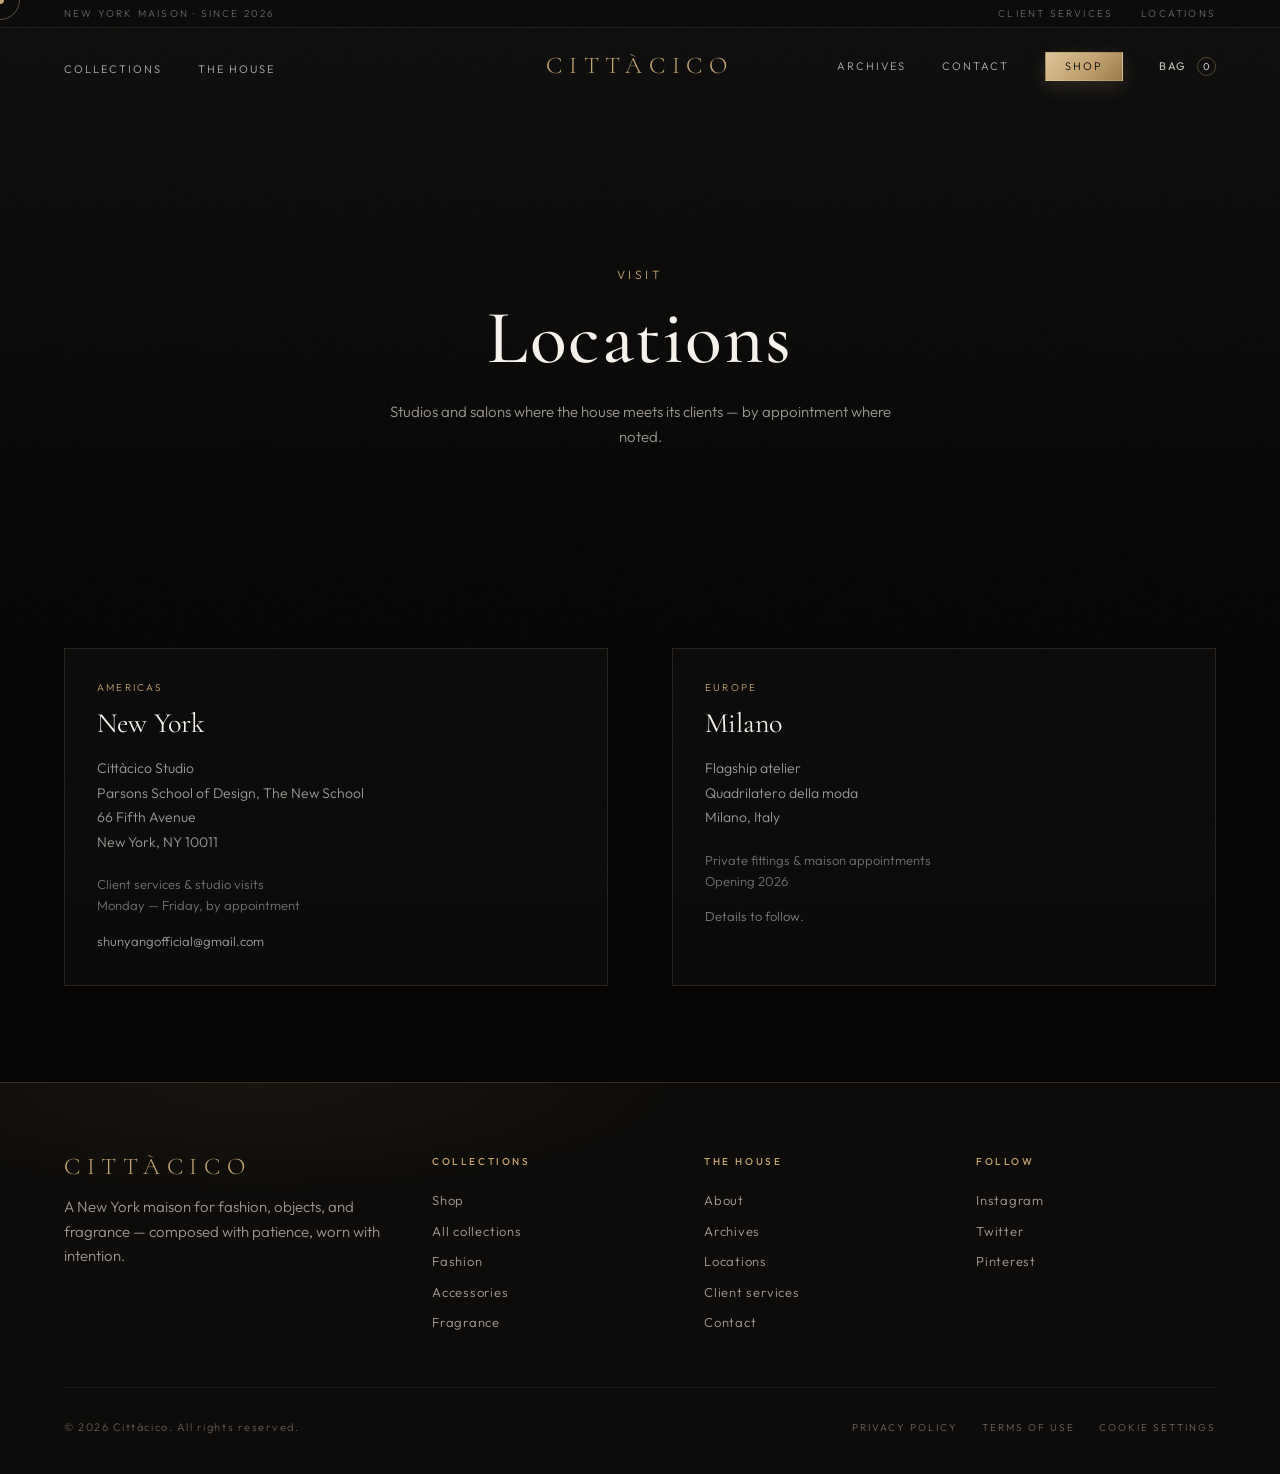
<file: locations.html>
<!DOCTYPE html>
<html lang="en">
  <head>
    <script>
      /* github-pages-base-fix */
      (function () {
        var h = location.hostname;
        if (!h.endsWith("github.io")) return;
        var parts = location.pathname.split("/").filter(Boolean);
        if (!parts.length) return;
        var seg = parts[0];
        if (seg.indexOf(".") !== -1) return;
        var el = document.createElement("base");
        el.setAttribute("href", "/" + seg + "/");
        document.head.insertBefore(el, document.head.firstChild);
      })();
    </script>
    <meta charset="UTF-8" />
    <meta name="viewport" content="width=device-width, initial-scale=1.0" />
    <title>Locations | Cittàcico</title>
    <link rel="preconnect" href="https://fonts.googleapis.com" />
    <link rel="preconnect" href="https://fonts.gstatic.com" crossorigin />
    <link
      href="https://fonts.googleapis.com/css2?family=Cormorant+Garamond:ital,wght@0,400;0,500;0,600;1,400&family=Outfit:wght@300;400;500&display=swap"
      rel="stylesheet"
    />
        <link rel="icon" href="favicon.svg" type="image/svg+xml" />
    <link rel="stylesheet" href="styles.css" />
  </head>
  <body>
    <div class="scroll-progress" aria-hidden="true"></div>
    <div class="custom-cursor custom-cursor-dot" aria-hidden="true"></div>
    <div class="custom-cursor custom-cursor-ring" aria-hidden="true"></div>

    <header class="site-header">
      <div class="header-util">
        <div class="header-util-inner">
          <span class="header-tagline">New York Maison · Since 2026</span>
          <div class="header-util-links">
            <a href="client-services.html">Client Services</a>
            <a href="locations.html">Locations</a>
          </div>
        </div>
      </div>
      <nav class="site-nav" aria-label="Primary">
        <div class="nav-cluster nav-cluster--left">
          <div class="nav-item nav-item--collections has-mega">
            <a href="collections.html" class="nav-primary">Collections</a>
          </div>
          <div class="nav-item nav-item--house has-mega">
            <a href="about.html" class="nav-primary">The House</a>
          </div>
        </div>
        <a class="logo logo--center" href="index.html">CITTÀCICO</a>
        <div class="nav-cluster nav-cluster--right">
          <a class="nav-simple" href="archives.html">Archives</a>
          <a class="nav-simple" href="contact.html">Contact</a>
          <a class="nav-shop" href="shop.html">Shop</a>
        </div>
        <button type="button" class="mobile-toggle" aria-label="Open menu">
          <span></span><span></span><span></span>
        </button>
      </nav>
      <div class="mega-panel mega-panel--collections" role="region" aria-label="Collections">
        <div class="mega-inner">
          <div class="mega-col">
            <p class="mega-col-label">Universes</p>
            <div class="mega-links">
              <a href="collection-fashion.html"
                >Fashion<span class="hint">Ready-to-wear</span></a
              >
              <a href="collection-accessories.html"
                >Accessories<span class="hint">Leather goods &amp; objects</span></a
              >
              <a href="collection-fragrance.html"
                >Fragrance<span class="hint">Parfums de maison</span></a
              >
            </div>
          </div>
          <div class="mega-col">
            <p class="mega-col-label">Discover</p>
            <div class="mega-links">
              <a href="shop.html">Shop<span class="hint">Online boutique</span></a>
              <a href="collections.html">All collections</a>
              <a href="archives.html">Campaigns &amp; stories</a>
            </div>
          </div>
          <a class="mega-feature" href="collections.html">
            <span class="mega-feature-kicker">The world of Cittàcico</span>
            <span class="mega-feature-title">One maison, many expressions</span>
            <p class="mega-feature-desc">
              Cross from silhouettes to objet and scent — composed as a single narrative.
            </p>
          </a>
        </div>
      </div>
      <div class="mega-panel mega-panel--house" role="region" aria-label="The House">
        <div class="mega-inner">
          <div class="mega-col">
            <p class="mega-col-label">Maison</p>
            <div class="mega-links">
              <a href="about.html">Our story</a>
              <a href="archives.html">Archives &amp; campaigns</a>
            </div>
          </div>
          <div class="mega-col">
            <p class="mega-col-label">Services</p>
            <div class="mega-links">
              <a href="client-services.html">Client services<span class="hint">Care &amp; appointments</span></a>
              <a href="contact.html">Contact the house<span class="hint">Messages &amp; enquiries</span></a>
              <a href="locations.html">Locations<span class="hint">Boutiques &amp; studios</span></a>
            </div>
          </div>
          <a class="mega-feature" href="about.html">
            <span class="mega-feature-kicker">Heritage</span>
            <span class="mega-feature-title">The art of the Italian atelier</span>
            <p class="mega-feature-desc">
              Slow craft, lasting forms — made for collectors of beauty, not seasons.
            </p>
          </a>
        </div>
      </div>
    </header>
    <div class="mobile-overlay" aria-hidden="true">
      <div class="mobile-overlay-inner">
        <div class="mobile-nav-group">
          <span class="mobile-nav-label">Collections</span>
          <div class="mobile-sub">
            <a href="collections.html">All collections</a>
            <a href="collection-fashion.html">Fashion</a>
            <a href="collection-accessories.html">Accessories</a>
            <a href="collection-fragrance.html">Fragrance</a>
          </div>
        </div>
        <div class="mobile-nav-group">
          <span class="mobile-nav-label">The House</span>
          <a href="about.html">Our story</a>
          <a href="archives.html">Archives</a>
        </div>
        <div class="mobile-nav-group">
          <span class="mobile-nav-label">Services</span>
          <a href="client-services.html">Client services</a>
          <a href="contact.html">Contact</a>
          <a href="locations.html">Locations</a>
        </div>
        <div class="mobile-nav-group">
          <a href="shop.html" class="mobile-nav-cta">Shop</a>
        </div>
      </div>
    </div>

    <main>
      <section class="locations-hero">
        <div class="locations-hero-inner reveal">
          <span class="label-upper">Visit</span>
          <h1 class="page-title" style="margin-bottom: 0">Locations</h1>
          <p class="locations-lede">
            Studios and salons where the house meets its clients — by appointment where noted.
          </p>
        </div>
      </section>

      <section class="page-section" style="padding-top: 0">
        <div class="container">
          <div class="locations-grid">
            <article class="location-card reveal">
              <p class="location-card-region">Americas</p>
              <h2>New York</h2>
              <address>
                Cittàcico Studio<br />
                Parsons School of Design, The New School<br />
                66 Fifth Avenue<br />
                New York, NY 10011
              </address>
              <p class="location-hours">
                Client services &amp; studio visits<br />
                Monday — Friday, by appointment
              </p>
              <p class="location-card-note">
                <a href="mailto:shunyangofficial@gmail.com">shunyangofficial@gmail.com</a>
              </p>
            </article>

            <article class="location-card reveal">
              <p class="location-card-region">Europe</p>
              <h2>Milano</h2>
              <address>
                Flagship atelier<br />
                Quadrilatero della moda<br />
                Milano, Italy
              </address>
              <p class="location-hours">
                Private fittings &amp; maison appointments<br />
                Opening 2026
              </p>
              <p class="location-card-note">Details to follow.</p>
            </article>
          </div>
        </div>
      </section>
    </main>

    <footer class="site-footer">
      <div class="footer-grid">
        <div class="footer-brand-col">
          <a class="logo" href="index.html">CITTÀCICO</a>
          <p class="footer-tagline">
            A New York maison for fashion, objects, and fragrance — composed with patience, worn
            with intention.
          </p>
        </div>
        <div class="footer-col">
          <h4>Collections</h4>
          <ul>
            <li><a href="shop.html">Shop</a></li>
            <li><a href="collections.html">All collections</a></li>
            <li><a href="collection-fashion.html">Fashion</a></li>
            <li><a href="collection-accessories.html">Accessories</a></li>
            <li><a href="collection-fragrance.html">Fragrance</a></li>
          </ul>
        </div>
        <div class="footer-col">
          <h4>The House</h4>
          <ul>
            <li><a href="about.html">About</a></li>
            <li><a href="archives.html">Archives</a></li>
            <li><a href="locations.html">Locations</a></li>
            <li><a href="client-services.html">Client services</a></li>
            <li><a href="contact.html">Contact</a></li>
          </ul>
        </div>
        <div class="footer-col">
          <h4>Follow</h4>
          <ul>
            <li><a href="#">Instagram</a></li>
            <li><a href="#">Twitter</a></li>
            <li><a href="#">Pinterest</a></li>
          </ul>
        </div>
      </div>
      <div class="footer-legal">
        <p>© 2026 Cittàcico. All rights reserved.</p>
        <div class="footer-legal-links">
          <a href="#">Privacy policy</a>
          <a href="#">Terms of use</a>
          <a href="#">Cookie settings</a>
        </div>
      </div>
    </footer>

    <script src="main.js"></script>
  </body>
</html>
</file>
<file: styles.css>
/* Cittàcico — static site */

:root {
  --background: #070605;
  --foreground: #f6f1ea;
  --gold: #c4a574;
  --gold-light: #dcc49a;
  --gold-deep: #9a7a4a;
  --charcoal: #161412;
  --surface: #0e0c0a;
  --muted: rgba(246, 241, 234, 0.62);
  --muted2: rgba(246, 241, 234, 0.4);
  --font-serif: "Cormorant Garamond", "Times New Roman", Georgia, serif;
  --font-sans: "Outfit", system-ui, sans-serif;
  --header-border: rgba(196, 165, 116, 0.16);
  --ease-out-expo: cubic-bezier(0.16, 1, 0.3, 1);
  --ease-lux: cubic-bezier(0.22, 1, 0.36, 1);
  --space-section: clamp(4.5rem, 10vw, 7.5rem);
}

*,
*::before,
*::after {
  box-sizing: border-box;
}

html {
  scroll-behavior: smooth;
}

@media (prefers-reduced-motion: reduce) {
  html {
    scroll-behavior: auto;
  }
}

body {
  margin: 0;
  font-family: var(--font-sans);
  font-weight: 300;
  background: var(--background);
  color: var(--foreground);
  -webkit-font-smoothing: antialiased;
  text-rendering: optimizeLegibility;
  overflow-x: hidden;
}

body.is-loading {
  overflow: hidden;
}

/* Override UA default blue/purple on links; scoped colors come from later rules */
a:any-link {
  color: inherit;
  text-decoration: none;
}

::selection {
  background: var(--gold);
  color: var(--background);
}

@media (pointer: fine) {
  body.use-custom-cursor * {
    cursor: none !important;
  }
}

::-webkit-scrollbar {
  width: 4px;
}
::-webkit-scrollbar-track {
  background: var(--background);
}
::-webkit-scrollbar-thumb {
  background: var(--gold);
  border-radius: 2px;
}

/* Scroll progress */
.scroll-progress {
  position: fixed;
  top: 0;
  left: 0;
  height: 2px;
  width: 100%;
  background: var(--gold);
  transform-origin: left;
  transform: scaleX(0);
  z-index: 110;
  pointer-events: none;
}

/* Custom cursor */
.custom-cursor {
  display: none;
}
@media (pointer: fine) {
  .custom-cursor {
    display: block;
    position: fixed;
    pointer-events: none;
    z-index: 9999;
    border-radius: 50%;
    opacity: 0;
    transition: opacity 0.15s;
  }
  .custom-cursor.is-visible {
    opacity: 1;
  }
  .custom-cursor-dot {
    width: 8px;
    height: 8px;
    margin-left: -4px;
    margin-top: -4px;
    background: var(--gold);
  }
  .custom-cursor-ring {
    width: 40px;
    height: 40px;
    margin-left: -20px;
    margin-top: -20px;
    border: 1px solid rgba(201, 169, 110, 0.4);
    transition: transform 0.15s ease, opacity 0.15s;
  }
  .custom-cursor-ring.is-hover {
    transform: scale(1.5);
  }
}

/* Header */
.site-header {
  position: fixed;
  top: 0;
  left: 0;
  right: 0;
  z-index: 100;
  transition: background 0.5s, backdrop-filter 0.5s;
}
.site-header.is-scrolled {
  background: rgba(10, 10, 10, 0.94);
  backdrop-filter: blur(16px);
  -webkit-backdrop-filter: blur(16px);
  border-bottom: 1px solid var(--header-border);
}
.header-util {
  border-bottom: 1px solid var(--header-border);
  background: rgba(10, 10, 10, 0.55);
}
.site-header.is-scrolled .header-util {
  background: transparent;
  border-bottom-color: transparent;
}
.header-util-inner {
  max-width: 90rem;
  margin: 0 auto;
  padding: 0.45rem 2rem;
  display: flex;
  align-items: center;
  justify-content: space-between;
  gap: 1rem;
  font-size: 0.625rem;
  letter-spacing: 0.22em;
  text-transform: uppercase;
  color: var(--muted2);
}
@media (min-width: 768px) {
  .header-util-inner {
    padding: 0.45rem 4rem;
  }
}
.header-tagline {
  white-space: nowrap;
  overflow: hidden;
  text-overflow: ellipsis;
  max-width: min(48vw, 18rem);
}
@media (max-width: 480px) {
  .header-util-links {
    display: none;
  }
  .header-tagline {
    max-width: 70vw;
  }
}
.header-util-links {
  display: flex;
  flex-wrap: wrap;
  justify-content: flex-end;
  gap: 1.25rem 1.75rem;
}
.header-util-links a:any-link {
  color: var(--muted2);
  text-decoration: none;
  transition: color 0.25s;
}
.header-util-links a:hover {
  color: var(--gold);
}

.site-nav {
  position: relative;
  display: flex;
  align-items: center;
  justify-content: space-between;
  min-height: 4.25rem;
  padding: 0 2rem;
}
@media (min-width: 768px) {
  .site-nav {
    display: grid;
    grid-template-columns: minmax(0, 1fr) auto minmax(0, 1fr);
    align-items: center;
    column-gap: clamp(1rem, 3vw, 2.5rem);
    padding: 0 4rem;
    min-height: 4.75rem;
  }
}
.nav-cluster {
  display: none;
  align-items: center;
  gap: 2.25rem;
  flex: 1;
  min-width: 0;
}
@media (min-width: 768px) {
  .nav-cluster {
    display: flex;
    flex: unset;
  }
}
.nav-cluster--left {
  justify-content: flex-start;
}
.nav-cluster--right {
  justify-content: flex-end;
}
a.logo:any-link {
  font-family: var(--font-serif);
  font-size: clamp(1.125rem, 2.5vw, 1.5rem);
  letter-spacing: 0.28em;
  color: var(--gold);
  text-decoration: none;
  position: relative;
  z-index: 51;
  line-height: 1;
}
@media (min-width: 768px) {
  .logo--center {
    justify-self: center;
    text-align: center;
  }
}
@media (min-width: 768px) and (max-width: 1180px) {
  .site-nav {
    column-gap: 0.85rem;
    padding: 0 2.5rem;
  }
  .nav-cluster {
    gap: 1.2rem;
  }
  a.logo:any-link {
    font-size: clamp(1rem, 1.9vw, 1.2rem);
    letter-spacing: 0.22em;
  }
  a.nav-primary:any-link,
  a.nav-simple:any-link,
  a.nav-shop:any-link {
    font-size: 0.625rem;
    letter-spacing: 0.14em;
  }
  a.nav-shop:any-link {
    padding: 0.45rem 0.9rem;
  }
}
.nav-item {
  position: relative;
}
/* Invisible bridge so pointer can reach the mega panel without losing hover */
@media (min-width: 768px) {
  .nav-item.has-mega::after {
    content: "";
    position: absolute;
    left: 0;
    top: 100%;
    width: max(100%, 7.5rem);
    height: 2.75rem;
    pointer-events: auto;
    z-index: 49;
  }
}
a.nav-primary:any-link,
a.nav-simple:any-link {
  font-size: 0.6875rem;
  letter-spacing: 0.18em;
  text-transform: uppercase;
  color: rgba(245, 240, 235, 0.72);
  text-decoration: none;
  transition: color 0.25s;
  white-space: nowrap;
  padding: 0.35rem 0;
  border: none;
  background: none;
  font-family: var(--font-sans);
  cursor: pointer;
}
.nav-item:hover .nav-primary,
.nav-item:focus-within .nav-primary,
a.nav-primary:hover {
  color: var(--gold);
}
.site-header:has(.mega-panel--collections:hover) .nav-item--collections .nav-primary,
.site-header:has(.mega-panel--collections:focus-within) .nav-item--collections .nav-primary,
.site-header:has(.nav-item--collections.is-mega-pinned) .nav-item--collections .nav-primary,
.site-header:has(.mega-panel--house:hover) .nav-item--house .nav-primary,
.site-header:has(.mega-panel--house:focus-within) .nav-item--house .nav-primary,
.site-header:has(.nav-item--house.is-mega-pinned) .nav-item--house .nav-primary {
  color: var(--gold);
}
a.nav-simple:hover {
  color: var(--gold);
}
a.nav-shop:any-link {
  font-size: 0.6875rem;
  letter-spacing: 0.18em;
  text-transform: uppercase;
  font-family: var(--font-sans);
  color: var(--background);
  background: var(--gold);
  text-decoration: none;
  padding: 0.5rem 1.2rem;
  border: 1px solid var(--gold);
  transition: background 0.25s, color 0.25s, border-color 0.25s;
  white-space: nowrap;
  line-height: 1;
}
a.nav-shop:hover {
  background: transparent;
  color: var(--gold);
}

/* Mega panels (desktop): siblings of .site-nav, full width under header */
.mega-panel {
  display: none;
  position: absolute;
  left: 0;
  right: 0;
  top: 100%;
  z-index: 50;
  padding: 2.5rem 2rem 3rem;
  background: rgba(8, 8, 8, 0.97);
  backdrop-filter: blur(20px);
  -webkit-backdrop-filter: blur(20px);
  border-top: 1px solid var(--header-border);
  border-bottom: 1px solid var(--header-border);
  box-shadow: 0 24px 48px rgba(0, 0, 0, 0.45);
}
@media (min-width: 768px) {
  .mega-panel {
    padding: 2.75rem 4rem 3.25rem;
  }
  .mega-panel::before {
    content: "";
    position: absolute;
    left: 0;
    right: 0;
    top: -2.75rem;
    height: 2.75rem;
  }
}
.site-header:has(.nav-item--collections:hover) .mega-panel--collections,
.site-header:has(.nav-item--collections:focus-within) .mega-panel--collections,
.site-header:has(.mega-panel--collections:hover) .mega-panel--collections,
.site-header:has(.nav-item--collections.is-mega-pinned) .mega-panel--collections,
.site-header:has(.nav-item--house:hover) .mega-panel--house,
.site-header:has(.nav-item--house:focus-within) .mega-panel--house,
.site-header:has(.mega-panel--house:hover) .mega-panel--house,
.site-header:has(.nav-item--house.is-mega-pinned) .mega-panel--house {
  display: block;
}
.mega-inner {
  max-width: 90rem;
  margin: 0 auto;
  display: grid;
  gap: 2.5rem 4rem;
}
@media (min-width: 900px) {
  .mega-inner {
    grid-template-columns: minmax(0, 1fr) minmax(0, 1fr) minmax(0, 14rem);
    align-items: start;
  }
}
.mega-col-label {
  font-size: 0.625rem;
  letter-spacing: 0.28em;
  text-transform: uppercase;
  color: var(--gold);
  margin: 0 0 1.25rem;
}
.mega-links {
  display: flex;
  flex-direction: column;
  gap: 0.65rem;
}
.mega-links a:any-link {
  font-family: var(--font-serif);
  font-size: 1.125rem;
  font-weight: 400;
  letter-spacing: 0.04em;
  color: rgba(245, 240, 235, 0.88);
  text-decoration: none;
  transition: color 0.25s, transform 0.25s;
}
.mega-links a:hover {
  color: var(--gold);
}
.mega-links a small,
.mega-links a .hint,
.mega-links .mega-links-static .hint {
  display: block;
  font-family: var(--font-sans);
  font-size: 0.65rem;
  letter-spacing: 0.14em;
  text-transform: uppercase;
  color: var(--muted2);
  margin-top: 0.2rem;
}
.mega-links .mega-links-static {
  display: block;
  font-family: var(--font-serif);
  font-size: 1.125rem;
  font-weight: 400;
  letter-spacing: 0.04em;
  color: rgba(245, 240, 235, 0.5);
  padding: 0.15rem 0;
}
a.mega-feature:any-link {
  display: flex;
  flex-direction: column;
  gap: 0.5rem;
  padding: 1.75rem 1.5rem;
  border: 1px solid var(--header-border);
  text-decoration: none;
  color: inherit;
  transition: border-color 0.3s, background 0.3s;
  min-height: 100%;
}
a.mega-feature:hover {
  border-color: rgba(201, 169, 110, 0.45);
  background: rgba(201, 169, 110, 0.04);
}
.mega-feature-kicker {
  font-size: 0.625rem;
  letter-spacing: 0.22em;
  text-transform: uppercase;
  color: var(--gold);
}
.mega-feature-title {
  font-family: var(--font-serif);
  font-size: 1.35rem;
  letter-spacing: 0.06em;
  margin: 0;
  line-height: 1.25;
}
.mega-feature-desc {
  margin: 0;
  font-size: 0.8125rem;
  line-height: 1.55;
  color: var(--muted);
}
@media (max-width: 767px) {
  .mega-panel {
    display: none !important;
  }
}

.mobile-toggle {
  display: flex;
  flex-direction: column;
  justify-content: center;
  align-items: center;
  gap: 6px;
  width: 2rem;
  height: 2rem;
  background: none;
  border: none;
  padding: 0;
  position: relative;
  z-index: 51;
  flex-shrink: 0;
  margin-left: auto;
}
@media (min-width: 768px) {
  .mobile-toggle {
    display: none;
    margin-left: 0;
  }
}
.mobile-toggle span {
  display: block;
  width: 1.5rem;
  height: 1px;
  background: var(--foreground);
  transition: transform 0.3s, opacity 0.2s;
  transform-origin: center;
}
.mobile-toggle.is-open span:nth-child(1) {
  transform: translateY(7px) rotate(45deg);
}
.mobile-toggle.is-open span:nth-child(2) {
  opacity: 0;
}
.mobile-toggle.is-open span:nth-child(3) {
  transform: translateY(-7px) rotate(-45deg);
}

.mobile-overlay {
  display: none;
  position: fixed;
  inset: 0;
  z-index: 99;
  background: var(--background);
  flex-direction: column;
  align-items: stretch;
  justify-content: flex-start;
  padding: 6rem 2rem 3rem;
  overflow-y: auto;
  -webkit-overflow-scrolling: touch;
}
.mobile-overlay.is-open {
  display: flex;
}
.mobile-overlay-inner {
  max-width: 28rem;
  margin: 0 auto;
  width: 100%;
  display: flex;
  flex-direction: column;
  gap: 2.5rem;
}
.mobile-nav-group {
  padding-bottom: 2rem;
  border-bottom: 1px solid rgba(201, 169, 110, 0.12);
}
.mobile-nav-group:last-of-type {
  border-bottom: none;
  padding-bottom: 0;
}
.mobile-nav-label {
  display: block;
  font-size: 0.625rem;
  letter-spacing: 0.28em;
  text-transform: uppercase;
  color: var(--gold);
  margin-bottom: 1.25rem;
}
.mobile-overlay a:any-link:not(.mobile-nav-cta) {
  display: block;
  font-family: var(--font-serif);
  font-size: 1.5rem;
  letter-spacing: 0.08em;
  color: rgba(245, 240, 235, 0.92);
  text-decoration: none;
  transition: color 0.25s;
  padding: 0.35rem 0;
}
.mobile-overlay a:not(.mobile-nav-cta):hover {
  color: var(--gold);
}
.mobile-overlay .mobile-sub a:any-link {
  font-family: var(--font-sans);
  font-size: 0.8125rem;
  letter-spacing: 0.12em;
  text-transform: uppercase;
  color: var(--muted);
  padding: 0.5rem 0;
}
.mobile-overlay .mobile-sub a:hover {
  color: var(--foreground);
}
a.mobile-nav-cta:any-link,
button.mobile-nav-cta {
  display: inline-flex;
  align-items: center;
  gap: 0.65rem;
  font-size: 0.6875rem;
  letter-spacing: 0.18em;
  text-transform: uppercase;
  color: var(--gold);
  text-decoration: none;
  margin-top: 0.25rem;
  background: none;
  border: none;
  padding: 0;
  cursor: pointer;
}
a.mobile-nav-cta::after,
button.mobile-nav-cta::after {
  content: "";
  width: 2rem;
  height: 1px;
  background: var(--gold);
}
.mobile-nav-note {
  margin: 0.5rem 0 0;
  font-family: var(--font-serif);
  font-size: 1.125rem;
  letter-spacing: 0.06em;
  color: rgba(245, 240, 235, 0.45);
  line-height: 1.4;
}
.mobile-nav-note-hint {
  display: block;
  margin-top: 0.35rem;
  font-family: var(--font-sans);
  font-size: 0.6875rem;
  letter-spacing: 0.16em;
  text-transform: uppercase;
  color: var(--muted2);
}

/* Main spacing below fixed header */
main {
  min-height: 50vh;
}

.page-section {
  padding-top: 9.5rem;
  padding-bottom: 6rem;
  padding-left: 2rem;
  padding-right: 2rem;
}
@media (min-width: 768px) {
  .page-section {
    padding-top: 10.5rem;
    padding-left: 4rem;
    padding-right: 4rem;
  }
}

.label-upper {
  font-size: 0.75rem;
  letter-spacing: 0.3em;
  text-transform: uppercase;
  color: var(--gold);
}

h1.page-title {
  font-family: var(--font-serif);
  font-size: clamp(2.75rem, 6.5vw, 4.75rem);
  font-weight: 500;
  margin: 1rem 0 2rem;
  letter-spacing: 0.02em;
  line-height: 1.05;
}

/* Hero */
.hero {
  position: relative;
  min-height: 100vh;
  min-height: 100dvh;
  display: flex;
  flex-direction: column;
  align-items: center;
  justify-content: center;
  overflow: hidden;
  isolation: isolate;
}
.hero-media {
  position: absolute;
  inset: -8%;
  z-index: 0;
  will-change: transform;
}
.hero-media-layer {
  position: absolute;
  inset: 0;
}
.hero-media-layer--base {
  background:
    radial-gradient(ellipse 70% 55% at 68% 35%, rgba(196, 165, 116, 0.22), transparent 55%),
    radial-gradient(ellipse 50% 45% at 22% 70%, rgba(92, 58, 36, 0.35), transparent 50%),
    linear-gradient(160deg, #1a1410 0%, #0c0a08 42%, #15100c 78%, #070605 100%);
  animation: heroKen 28s ease-in-out infinite alternate;
}
.hero-media-layer--glow {
  background:
    radial-gradient(circle at 50% 42%, rgba(246, 241, 234, 0.08), transparent 28%),
    radial-gradient(ellipse 90% 60% at 50% 100%, rgba(7, 6, 5, 0.95), transparent 55%);
  mix-blend-mode: soft-light;
}
.hero-media-layer--vignette {
  background:
    linear-gradient(to bottom, rgba(7, 6, 5, 0.55), transparent 28%, transparent 62%, rgba(7, 6, 5, 0.92)),
    radial-gradient(ellipse at center, transparent 35%, rgba(7, 6, 5, 0.72) 100%);
}
@keyframes heroKen {
  from {
    transform: scale(1) translate3d(0, 0, 0);
  }
  to {
    transform: scale(1.08) translate3d(-1.5%, -1%, 0);
  }
}
.hero-line {
  position: absolute;
  top: 0;
  left: 50%;
  width: 1px;
  height: 7rem;
  background: linear-gradient(to bottom, var(--gold), transparent);
  transform: scaleY(0);
  transform-origin: top;
  z-index: 1;
  animation: heroLine 1.4s 0.35s forwards var(--ease-out-expo);
}
@keyframes heroLine {
  to {
    transform: scaleY(1);
  }
}
.hero-inner {
  position: relative;
  z-index: 1;
  text-align: center;
  padding: 0 1.25rem;
  max-width: min(92vw, 64rem);
  width: 100%;
}
.hero-title {
  font-family: var(--font-serif);
  font-size: clamp(2.15rem, 9.2vw, 6.5rem);
  font-weight: 500;
  letter-spacing: 0.14em;
  margin: 0 0 1.25rem;
  line-height: 1;
  color: var(--foreground);
  text-shadow: 0 0 80px rgba(196, 165, 116, 0.12);
  white-space: nowrap;
}
.hero-title-chars {
  display: inline-flex;
  justify-content: center;
  flex-wrap: nowrap;
  gap: 0;
  white-space: nowrap;
}
.hero-title .char {
  display: inline-block;
  opacity: 0;
  transform: translateY(1.1em);
  transform-origin: bottom center;
  animation: charIn 1s forwards var(--ease-out-expo);
  animation-delay: calc(0.55s + var(--i, 0) * 0.07s);
}
@media (max-width: 480px) {
  .hero-title {
    font-size: clamp(1.85rem, 11.5vw, 2.6rem);
    letter-spacing: 0.1em;
  }
}
@keyframes charIn {
  to {
    opacity: 1;
    transform: translateY(0) rotateX(0);
  }
}
.hero-tagline {
  font-family: var(--font-serif);
  font-size: clamp(1.15rem, 2.4vw, 1.65rem);
  font-style: italic;
  font-weight: 400;
  letter-spacing: 0.08em;
  color: var(--gold-light);
  margin: 0 0 1rem;
  opacity: 0;
  animation: fadeUp 1s 1.35s forwards var(--ease-lux);
}
.hero-lede {
  margin: 0 auto 2rem;
  max-width: 28rem;
  font-size: 0.9375rem;
  line-height: 1.7;
  letter-spacing: 0.02em;
  color: var(--muted);
  opacity: 0;
  animation: fadeUp 1s 1.55s forwards var(--ease-lux);
}
.hero-cta {
  display: flex;
  flex-wrap: wrap;
  align-items: center;
  justify-content: center;
  gap: 0.85rem 1.1rem;
  opacity: 0;
  animation: fadeUp 1s 1.75s forwards var(--ease-lux);
}
.hero-cta--center {
  justify-content: center;
}
@keyframes fadeUp {
  from {
    opacity: 0;
    transform: translateY(24px);
  }
  to {
    opacity: 1;
    transform: translateY(0);
  }
}
.hero-scroll {
  position: absolute;
  bottom: 2.5rem;
  left: 50%;
  transform: translateX(-50%);
  display: flex;
  flex-direction: column;
  align-items: center;
  gap: 0.75rem;
  opacity: 0;
  z-index: 1;
  animation: fadeIn 0.9s 2.2s forwards;
}
@keyframes fadeIn {
  to {
    opacity: 1;
  }
}
.hero-scroll span {
  font-size: 10px;
  letter-spacing: 0.32em;
  text-transform: uppercase;
  color: rgba(246, 241, 234, 0.42);
}
.hero-scroll-bar {
  width: 1px;
  height: 2.25rem;
  background: linear-gradient(to bottom, rgba(196, 165, 116, 0.75), transparent);
  animation: bounceY 2.4s infinite ease-in-out;
}
@keyframes bounceY {
  0%,
  100% {
    transform: translateY(0);
  }
  50% {
    transform: translateY(10px);
  }
}

/* Buttons */
a.btn-primary:any-link,
a.btn-ghost:any-link,
button.btn-primary,
button.btn-ghost {
  display: inline-flex;
  align-items: center;
  justify-content: center;
  min-height: 3rem;
  padding: 0.8rem 1.65rem;
  font-family: var(--font-sans);
  font-size: 0.6875rem;
  font-weight: 400;
  letter-spacing: 0.2em;
  text-transform: uppercase;
  text-decoration: none;
  border: 1px solid transparent;
  transition:
    background 0.4s var(--ease-lux),
    color 0.4s var(--ease-lux),
    border-color 0.4s var(--ease-lux),
    transform 0.4s var(--ease-lux),
    box-shadow 0.4s var(--ease-lux);
}
a.btn-primary:any-link,
button.btn-primary {
  color: var(--background);
  background: linear-gradient(135deg, var(--gold-light), var(--gold) 45%, var(--gold-deep));
  border-color: var(--gold);
  box-shadow: 0 10px 30px rgba(196, 165, 116, 0.18);
}
a.btn-primary:hover,
button.btn-primary:hover {
  color: var(--gold-light);
  background: transparent;
  box-shadow: none;
  transform: translateY(-2px);
}
a.btn-ghost:any-link,
button.btn-ghost {
  color: rgba(246, 241, 234, 0.88);
  background: transparent;
  border-color: rgba(246, 241, 234, 0.28);
}
a.btn-ghost:hover,
button.btn-ghost:hover {
  color: var(--gold-light);
  border-color: var(--gold);
  background: rgba(196, 165, 116, 0.06);
  transform: translateY(-2px);
}

/* Homepage editorial additions */
.section-kicker {
  display: inline-block;
  font-size: 0.6875rem;
  letter-spacing: 0.24em;
  text-transform: uppercase;
  color: var(--gold);
  margin-bottom: 0.9rem;
}

.home-grid-section {
  padding: 5rem 2rem;
}
@media (min-width: 768px) {
  .home-grid-section {
    padding: 6.5rem 4rem;
  }
}
.home-grid-shell {
  max-width: 90rem;
  margin: 0 auto;
}
.home-grid-head {
  margin-bottom: 2.5rem;
}
.home-grid-head--center {
  text-align: center;
}
.home-grid-head h2 {
  margin: 0;
  font-family: var(--font-serif);
  font-size: clamp(2rem, 5vw, 3.5rem);
  font-weight: 400;
  letter-spacing: 0.03em;
}
.section-intro {
  max-width: 40rem;
  margin: 1rem auto 0;
  color: var(--muted);
  line-height: 1.7;
}

.category-grid {
  display: grid;
  gap: 1rem;
}
@media (min-width: 640px) {
  .category-grid {
    grid-template-columns: repeat(2, minmax(0, 1fr));
  }
}
@media (min-width: 1024px) {
  .category-grid {
    grid-template-columns: repeat(4, minmax(0, 1fr));
  }
}
.category-card:any-link {
  display: block;
  text-decoration: none;
  color: inherit;
  position: relative;
  overflow: hidden;
}
.category-card-media {
  display: block;
  aspect-ratio: 4 / 5;
  background-color: #181412;
  border: 1px solid rgba(196, 165, 116, 0.1);
  transition: transform 0.9s var(--ease-out-expo), border-color 0.4s ease, filter 0.6s ease;
  background-size: cover;
  background-position: center;
  filter: saturate(0.92) contrast(1.04);
}
.category-card:hover .category-card-media {
  transform: scale(1.045);
  border-color: rgba(196, 165, 116, 0.28);
  filter: saturate(1.05) contrast(1.06);
}
.category-card-meta {
  display: flex;
  flex-direction: column;
  align-items: flex-start;
  gap: 0.25rem;
  margin-top: 1rem;
}
.category-card-title {
  display: block;
  font-family: var(--font-serif);
  font-size: 1.35rem;
  letter-spacing: 0.04em;
  color: rgba(246, 241, 234, 0.94);
  transition: color 0.3s ease;
}
.category-card:hover .category-card-title {
  color: var(--gold-light);
}
.category-card-hint {
  font-size: 0.6875rem;
  letter-spacing: 0.16em;
  text-transform: uppercase;
  color: var(--muted2);
}
.category-card-media--bag {
  background-image:
    radial-gradient(circle at 50% 40%, rgba(255, 244, 218, 0.85), transparent 38%),
    linear-gradient(140deg, rgba(42, 28, 21, 0.88), rgba(86, 53, 33, 0.92) 55%, rgba(16, 12, 9, 0.96));
}
.category-card-media--small-leather {
  background-image:
    linear-gradient(180deg, rgba(245, 216, 220, 0.45), transparent 45%),
    linear-gradient(140deg, rgba(54, 29, 21, 0.92), rgba(113, 74, 44, 0.9), rgba(238, 210, 212, 0.82));
}
.category-card-media--belt {
  background-image:
    radial-gradient(circle at 58% 56%, rgba(230, 193, 108, 0.95), transparent 18%),
    linear-gradient(180deg, rgba(52, 33, 22, 0.1), rgba(12, 12, 12, 0.4)),
    linear-gradient(135deg, rgba(91, 57, 32, 0.9), rgba(24, 24, 24, 0.95));
}
.category-card-media--shoe {
  background-image:
    radial-gradient(circle at 60% 58%, rgba(231, 205, 182, 0.82), transparent 22%),
    linear-gradient(140deg, rgba(244, 237, 228, 0.92), rgba(214, 191, 163, 0.85), rgba(156, 129, 101, 0.72));
}

.editorial-break {
  position: relative;
  min-height: 100vh;
  min-height: 100dvh;
  display: flex;
  align-items: flex-end;
  overflow: hidden;
}
.editorial-break-media,
.editorial-break-overlay {
  position: absolute;
  inset: 0;
}
.editorial-break-media {
  transform: scale(1.08);
  will-change: transform;
  transition: transform 1.2s var(--ease-lux);
}
.editorial-break.is-visible .editorial-break-media,
.editorial-break.is-kenburns .editorial-break-media {
  animation: editorialKen 22s ease-in-out infinite alternate;
}
@keyframes editorialKen {
  from {
    transform: scale(1.05) translate3d(0, 0, 0);
  }
  to {
    transform: scale(1.14) translate3d(-2%, -1.5%, 0);
  }
}
.editorial-break-overlay {
  background: linear-gradient(
    to top,
    rgba(7, 6, 5, 0.9),
    rgba(7, 6, 5, 0.35) 42%,
    rgba(7, 6, 5, 0.18)
  );
}
.editorial-break-content {
  position: relative;
  z-index: 1;
  max-width: 36rem;
  padding: 4rem 2rem;
}
@media (min-width: 768px) {
  .editorial-break-content {
    padding: 5rem 4rem;
  }
}
.editorial-break-content--right {
  margin-left: auto;
}
.editorial-break-content h2 {
  margin: 0 0 1rem;
  font-family: var(--font-serif);
  font-size: clamp(2.25rem, 5vw, 4.75rem);
  font-weight: 500;
  line-height: 1.05;
  letter-spacing: 0.01em;
}
.editorial-break-content p {
  margin: 0 0 1.75rem;
  font-size: 1rem;
  line-height: 1.8;
  color: rgba(246, 241, 234, 0.78);
}
.editorial-break--forest .editorial-break-media {
  background-image:
    radial-gradient(circle at 68% 28%, rgba(255, 216, 137, 0.35), transparent 20%),
    linear-gradient(180deg, rgba(9, 26, 14, 0.08), rgba(9, 26, 14, 0.48)),
    linear-gradient(115deg, rgba(34, 49, 23, 0.96), rgba(82, 107, 53, 0.75) 35%, rgba(26, 29, 19, 0.9) 80%);
}
.editorial-break--studio .editorial-break-media {
  background-image:
    radial-gradient(circle at 72% 38%, rgba(224, 194, 145, 0.25), transparent 18%),
    linear-gradient(180deg, rgba(223, 203, 177, 0.12), transparent 50%),
    linear-gradient(120deg, rgba(43, 32, 25, 0.95), rgba(126, 96, 69, 0.72) 45%, rgba(18, 17, 16, 0.96));
}

.product-grid {
  display: grid;
  gap: 1.25rem;
}
@media (min-width: 640px) {
  .product-grid {
    grid-template-columns: repeat(2, minmax(0, 1fr));
  }
}
@media (min-width: 1100px) {
  .product-grid {
    grid-template-columns: repeat(4, minmax(0, 1fr));
  }
}
.product-tile {
  min-width: 0;
}
.product-tile-media:any-link {
  display: block;
  aspect-ratio: 4 / 5;
  background-color: #141210;
  border: 1px solid rgba(196, 165, 116, 0.1);
  transition: transform 0.8s var(--ease-out-expo), border-color 0.3s ease, box-shadow 0.5s ease;
  background-size: cover;
  background-position: center;
  overflow: hidden;
}
.product-tile:hover .product-tile-media {
  transform: translateY(-6px);
  border-color: rgba(196, 165, 116, 0.28);
  box-shadow: 0 24px 48px rgba(0, 0, 0, 0.35);
}
.product-tile-body {
  padding-top: 1rem;
}
.product-tile-body h3 {
  margin: 0;
  font-family: var(--font-serif);
  font-size: 1.15rem;
  font-weight: 500;
  letter-spacing: 0.02em;
}
.product-tile-body h3 a:any-link {
  color: rgba(246, 241, 234, 0.92);
  text-decoration: none;
  transition: color 0.25s ease;
}
.product-tile-body h3 a:hover {
  color: var(--gold-light);
}
.product-tile-body p {
  margin: 0.4rem 0 0;
  font-size: 0.8125rem;
  letter-spacing: 0.06em;
  color: rgba(246, 241, 234, 0.55);
}
.product-tile-media--look-1 {
  background-image:
    radial-gradient(circle at 50% 38%, rgba(232, 216, 191, 0.8), transparent 30%),
    linear-gradient(180deg, rgba(255, 255, 255, 0.55), rgba(255, 255, 255, 0)),
    linear-gradient(145deg, rgba(215, 205, 187, 0.95), rgba(194, 183, 161, 0.8), rgba(241, 240, 236, 0.88));
}
.product-tile-media--look-2 {
  background-image:
    radial-gradient(circle at 45% 58%, rgba(77, 114, 173, 0.4), transparent 22%),
    linear-gradient(150deg, rgba(27, 40, 71, 0.95), rgba(95, 126, 177, 0.72), rgba(240, 240, 240, 0.9));
}
.product-tile-media--look-3 {
  background-image:
    radial-gradient(circle at 50% 56%, rgba(210, 202, 187, 0.72), transparent 22%),
    linear-gradient(145deg, rgba(236, 236, 235, 0.92), rgba(197, 190, 180, 0.84), rgba(153, 146, 137, 0.7));
}
.product-tile-media--look-4 {
  background-image:
    radial-gradient(circle at 52% 66%, rgba(74, 110, 190, 0.48), transparent 20%),
    linear-gradient(150deg, rgba(253, 253, 253, 0.96), rgba(194, 207, 234, 0.85), rgba(42, 61, 108, 0.82));
}

.section-cta-row {
  display: flex;
  justify-content: center;
  margin-top: 2.5rem;
}
.section-pill-link:any-link {
  display: inline-flex;
  align-items: center;
  justify-content: center;
  min-width: 9rem;
  min-height: 3rem;
  padding: 0.75rem 1.5rem;
  border: 1px solid rgba(246, 241, 234, 0.4);
  color: rgba(246, 241, 234, 0.88);
  text-decoration: none;
  font-size: 0.6875rem;
  letter-spacing: 0.18em;
  text-transform: uppercase;
  transition: border-color 0.3s, color 0.3s, background 0.3s, transform 0.3s;
}
.section-pill-link:hover {
  border-color: var(--gold);
  color: var(--gold);
  background: rgba(196, 165, 116, 0.05);
  transform: translateY(-2px);
}

/* Collection panels (home) */
.collection-panel {
  min-height: 100vh;
  display: flex;
  align-items: center;
  position: relative;
  overflow: hidden;
}
.collection-panel-bg {
  position: absolute;
  inset: 0;
}
.collection-panel.even .collection-panel-bg {
  background: linear-gradient(
    to right,
    rgba(26, 26, 26, 0.8),
    var(--background),
    var(--background)
  );
}
.collection-panel.odd .collection-panel-bg {
  background: linear-gradient(
    to left,
    rgba(26, 26, 26, 0.8),
    var(--background),
    var(--background)
  );
}
.collection-visual {
  position: absolute;
  top: 0;
  bottom: 0;
  width: 50%;
  background: rgba(22, 20, 18, 0.55);
  overflow: hidden;
}
.collection-visual--fashion {
  background:
    radial-gradient(circle at 40% 35%, rgba(232, 214, 186, 0.28), transparent 35%),
    linear-gradient(145deg, rgba(58, 42, 30, 0.9), rgba(18, 16, 14, 0.95));
}
.collection-visual--accessories {
  background:
    radial-gradient(circle at 55% 48%, rgba(196, 165, 116, 0.35), transparent 28%),
    linear-gradient(155deg, rgba(42, 28, 18, 0.95), rgba(12, 11, 10, 0.98));
}
.collection-visual--fragrance {
  background:
    radial-gradient(circle at 48% 40%, rgba(214, 190, 150, 0.22), transparent 32%),
    linear-gradient(150deg, rgba(36, 30, 24, 0.95), rgba(10, 9, 8, 0.98));
}
.collection-panel.even .collection-visual {
  left: 0;
}
.collection-panel.odd .collection-visual {
  right: 0;
}
.collection-visual::after {
  content: "";
  position: absolute;
  inset: 0;
  background: linear-gradient(
    to top,
    var(--background),
    transparent,
    transparent
  );
}
.collection-panel.even .collection-visual::before {
  content: "";
  position: absolute;
  inset: 0;
  background: linear-gradient(to right, transparent, var(--background));
}
.collection-panel.odd .collection-visual::before {
  content: "";
  position: absolute;
  inset: 0;
  background: linear-gradient(to left, transparent, var(--background));
}
.collection-big-letter {
  position: absolute;
  inset: 0;
  display: flex;
  align-items: center;
  justify-content: center;
  font-family: var(--font-serif);
  font-size: clamp(6rem, 20vw, 12rem);
  color: rgba(201, 169, 110, 0.03);
  user-select: none;
  pointer-events: none;
}
.collection-content {
  position: relative;
  z-index: 2;
  width: 100%;
  max-width: 1200px;
  margin: 0 auto;
  padding: 4rem 2rem;
}
@media (min-width: 768px) {
  .collection-content {
    padding: 4rem 4rem;
  }
}
.collection-panel.even .collection-content {
  display: flex;
  justify-content: flex-end;
}
.collection-panel.odd .collection-content {
  display: flex;
  justify-content: flex-start;
}
.collection-text {
  max-width: 32rem;
}
.collection-text .tagline {
  font-size: 0.75rem;
  letter-spacing: 0.3em;
  text-transform: uppercase;
  color: var(--gold);
}
.collection-text h2 {
  font-family: var(--font-serif);
  font-size: clamp(2.5rem, 8vw, 4.5rem);
  font-weight: 400;
  margin: 1rem 0;
}
.collection-text p {
  color: var(--muted);
  font-size: 1.125rem;
  line-height: 1.7;
  margin-bottom: 2rem;
}
a.link-gold:any-link {
  display: inline-flex;
  align-items: center;
  gap: 0.75rem;
  font-size: 0.75rem;
  letter-spacing: 0.15em;
  text-transform: uppercase;
  color: var(--gold);
  text-decoration: none;
  transition: color 0.3s;
}
a.link-gold:hover {
  color: var(--gold-light);
}
a.link-gold::after {
  content: "";
  width: 2rem;
  height: 1px;
  background: var(--gold);
  transition: width 0.3s;
}
a.link-gold:hover::after {
  width: 3rem;
}

/* Reveal on scroll */
.reveal {
  opacity: 0;
  transform: translateY(48px);
  transition:
    opacity 1.05s var(--ease-lux),
    transform 1.05s var(--ease-lux);
  will-change: opacity, transform;
}
.reveal.is-visible {
  opacity: 1;
  transform: translateY(0);
}
.stagger-children > * {
  opacity: 0;
  transform: translateY(28px);
  transition:
    opacity 0.85s var(--ease-lux),
    transform 0.85s var(--ease-lux);
}
.reveal.is-visible.stagger-children > *,
.stagger-children.is-visible > * {
  opacity: 1;
  transform: translateY(0);
}
.reveal.is-visible.stagger-children > *:nth-child(1),
.stagger-children.is-visible > *:nth-child(1) {
  transition-delay: 0.05s;
}
.reveal.is-visible.stagger-children > *:nth-child(2),
.stagger-children.is-visible > *:nth-child(2) {
  transition-delay: 0.14s;
}
.reveal.is-visible.stagger-children > *:nth-child(3),
.stagger-children.is-visible > *:nth-child(3) {
  transition-delay: 0.23s;
}
.reveal.is-visible.stagger-children > *:nth-child(4),
.stagger-children.is-visible > *:nth-child(4) {
  transition-delay: 0.32s;
}
.reveal.is-visible.stagger-children > *:nth-child(5),
.stagger-children.is-visible > *:nth-child(5) {
  transition-delay: 0.41s;
}
.reveal.is-visible.stagger-children > *:nth-child(6),
.stagger-children.is-visible > *:nth-child(6) {
  transition-delay: 0.5s;
}

/* Marquee */
.marquee-wrap {
  padding: 4rem 0;
  overflow: hidden;
  border-top: 1px solid rgba(201, 169, 110, 0.1);
  border-bottom: 1px solid rgba(201, 169, 110, 0.1);
}
.marquee-inner {
  display: flex;
  white-space: nowrap;
  animation: marquee 30s linear infinite;
}
@keyframes marquee {
  0% {
    transform: translateX(0);
  }
  100% {
    transform: translateX(-50%);
  }
}
.marquee-text {
  font-family: var(--font-serif);
  font-size: clamp(3rem, 12vw, 8rem);
  letter-spacing: 0.1em;
  -webkit-text-stroke: 1px rgba(201, 169, 110, 0.3);
  color: transparent;
  padding-right: 2rem;
}

/* Homepage — editorial index (quick access to the full site map) */
.home-maison {
  padding: 4rem 2rem;
  border-top: 1px solid var(--header-border);
}
@media (min-width: 768px) {
  .home-maison {
    padding: 5rem 4rem;
  }
}
.home-maison-inner {
  max-width: 90rem;
  margin: 0 auto;
  display: grid;
  gap: 2.75rem 2rem;
}
@media (min-width: 768px) {
  .home-maison-inner {
    grid-template-columns: repeat(4, minmax(0, 1fr));
  }
}
.home-maison-block h3 {
  font-size: 0.625rem;
  letter-spacing: 0.26em;
  text-transform: uppercase;
  color: var(--gold);
  margin: 0 0 1.25rem;
  font-family: var(--font-sans);
  font-weight: 500;
}
.home-maison-block ul {
  list-style: none;
  margin: 0;
  padding: 0;
}
.home-maison-block li + li {
  margin-top: 0.65rem;
}
.home-maison-block a:any-link {
  font-family: var(--font-serif);
  font-size: 1.0625rem;
  letter-spacing: 0.03em;
  color: rgba(245, 240, 235, 0.85);
  text-decoration: none;
  transition: color 0.25s;
}
.home-maison-block a:hover {
  color: var(--gold);
}
.home-maison-block .hint {
  display: block;
  font-family: var(--font-sans);
  font-size: 0.6875rem;
  letter-spacing: 0.12em;
  text-transform: uppercase;
  color: var(--muted2);
  margin-top: 0.2rem;
}

/* Collections grid */
.container {
  max-width: 80rem;
  margin: 0 auto;
}
.cards-3 {
  display: grid;
  gap: 2rem;
}
@media (min-width: 768px) {
  .cards-3 {
    grid-template-columns: repeat(3, 1fr);
  }
}
a.collection-card:any-link {
  position: relative;
  aspect-ratio: 3/4;
  overflow: hidden;
  background: var(--charcoal);
  text-decoration: none;
  color: inherit;
  display: block;
  transition: transform 0.7s var(--ease-lux), box-shadow 0.7s var(--ease-lux);
}
a.collection-card:hover {
  transform: translateY(-6px);
  box-shadow: 0 28px 60px rgba(0, 0, 0, 0.45);
}
.collection-card-bg {
  position: absolute;
  inset: 0;
  background:
    radial-gradient(circle at 50% 30%, rgba(196, 165, 116, 0.18), transparent 42%),
    linear-gradient(
      to bottom,
      var(--charcoal),
      var(--surface),
      var(--background)
    );
  transition: transform 1.1s var(--ease-out-expo), filter 0.7s ease;
}
.collection-card:nth-child(1) .collection-card-bg {
  background:
    radial-gradient(circle at 42% 28%, rgba(232, 214, 186, 0.28), transparent 38%),
    linear-gradient(160deg, #3a2a1e, #14110e 55%, #070605);
}
.collection-card:nth-child(2) .collection-card-bg {
  background:
    radial-gradient(circle at 58% 42%, rgba(196, 165, 116, 0.32), transparent 32%),
    linear-gradient(155deg, #2c1c12, #120f0c 60%, #070605);
}
.collection-card:nth-child(3) .collection-card-bg {
  background:
    radial-gradient(circle at 48% 36%, rgba(214, 190, 150, 0.22), transparent 36%),
    linear-gradient(150deg, #2a241c, #100e0c 58%, #070605);
}
.collection-card:hover .collection-card-bg {
  transform: scale(1.08);
  filter: brightness(1.08);
}
.collection-card-letter {
  position: absolute;
  inset: 0;
  display: flex;
  align-items: center;
  justify-content: center;
  font-family: var(--font-serif);
  font-size: 15rem;
  color: rgba(201, 169, 110, 0.05);
  transition: color 0.7s;
  pointer-events: none;
}
.collection-card:hover .collection-card-letter {
  color: rgba(201, 169, 110, 0.08);
}
.collection-card-border {
  position: absolute;
  inset: 0;
  border: 1px solid transparent;
  transition: border-color 0.5s;
  pointer-events: none;
}
.collection-card:hover .collection-card-border {
  border-color: rgba(201, 169, 110, 0.3);
}
.collection-card-foot {
  position: absolute;
  bottom: 0;
  left: 0;
  right: 0;
  padding: 2rem;
  background: linear-gradient(to top, rgba(10, 10, 10, 0.9), transparent);
}
.collection-card-foot .small {
  font-size: 0.75rem;
  letter-spacing: 0.3em;
  text-transform: uppercase;
  color: var(--gold);
}
.collection-card-foot h3 {
  font-family: var(--font-serif);
  font-size: 1.875rem;
  margin: 0.5rem 0;
  transition: color 0.3s;
}
.collection-card:hover .collection-card-foot h3 {
  color: var(--gold);
}
.explore-row {
  margin-top: 1rem;
  display: flex;
  align-items: center;
  gap: 0.75rem;
}
.explore-row span {
  font-size: 0.75rem;
  letter-spacing: 0.15em;
  text-transform: uppercase;
  color: var(--muted);
  transition: color 0.3s;
}
.collection-card:hover .explore-row span {
  color: var(--foreground);
}
.explore-row i {
  width: 1.5rem;
  height: 1px;
  background: rgba(201, 169, 110, 0.4);
  transition: width 0.3s;
}
.collection-card:hover .explore-row i {
  width: 2.5rem;
}

/* Category items grid */
a.back-link:any-link {
  display: inline-flex;
  align-items: center;
  gap: 0.75rem;
  font-size: 0.75rem;
  letter-spacing: 0.15em;
  text-transform: uppercase;
  color: rgba(245, 240, 235, 0.5);
  text-decoration: none;
  margin-bottom: 3rem;
  transition: color 0.3s;
}
a.back-link::before {
  content: "";
  width: 1.5rem;
  height: 1px;
  background: rgba(245, 240, 235, 0.3);
  transition: background 0.3s;
}
a.back-link:hover {
  color: var(--gold);
}
a.back-link:hover::before {
  background: var(--gold);
}
.items-grid {
  display: grid;
  gap: 2rem 2rem;
}
@media (min-width: 640px) {
  .items-grid {
    grid-template-columns: repeat(2, 1fr);
  }
}
@media (min-width: 1024px) {
  .items-grid {
    grid-template-columns: repeat(3, 1fr);
  }
}
.item-card .thumb {
  position: relative;
  aspect-ratio: 3/4;
  overflow: hidden;
  background: var(--charcoal);
  margin-bottom: 1rem;
}
.item-card .thumb-inner {
  position: absolute;
  inset: 0;
  background: linear-gradient(
    135deg,
    var(--charcoal),
    var(--surface),
    var(--background)
  );
  transition: transform 0.7s;
}
.item-card:hover .thumb-inner {
  transform: scale(1.05);
}
.item-card .num {
  position: absolute;
  inset: 0;
  display: flex;
  align-items: center;
  justify-content: center;
  font-family: var(--font-serif);
  font-size: 6rem;
  color: rgba(201, 169, 110, 0.05);
  pointer-events: none;
}
.item-card .thumb-border {
  position: absolute;
  inset: 0;
  border: 1px solid transparent;
  transition: border-color 0.5s;
}
.item-card:hover .thumb-border {
  border-color: rgba(201, 169, 110, 0.2);
}
.item-card h3 {
  font-family: var(--font-serif);
  font-size: 1.25rem;
  margin: 0;
  transition: color 0.3s;
}
.item-card:hover h3 {
  color: var(--gold);
}
.item-card p {
  font-size: 0.875rem;
  color: rgba(245, 240, 235, 0.5);
  margin: 0.25rem 0 0;
}
.item-card-link:any-link {
  color: inherit;
  text-decoration: none;
}
.item-card-shop {
  display: flex;
  justify-content: space-between;
  align-items: flex-end;
  gap: 1rem;
  margin-top: 1rem;
}
.item-card-price {
  font-size: 0.8125rem;
  letter-spacing: 0.12em;
  text-transform: uppercase;
  color: var(--gold);
}
.item-card-actions {
  display: flex;
  align-items: center;
  gap: 1rem;
}
.item-card-view:any-link,
.item-card-add,
.shop-add,
.product-link-alt:any-link,
.nav-bag,
.bag-close,
.bag-checkout {
  font-family: var(--font-sans);
  font-size: 0.6875rem;
  letter-spacing: 0.16em;
  text-transform: uppercase;
  text-decoration: none;
}
.item-card-view:any-link,
.product-link-alt:any-link {
  color: rgba(245, 240, 235, 0.65);
}
.item-card-view:hover,
.product-link-alt:hover {
  color: var(--gold);
}
.item-card-add,
.shop-add,
.bag-checkout {
  appearance: none;
  border: 1px solid rgba(201, 169, 110, 0.45);
  background: transparent;
  color: var(--foreground);
  padding: 0.7rem 1rem;
  cursor: pointer;
  transition: border-color 0.25s, background 0.25s, color 0.25s;
}
.item-card-add:hover,
.shop-add:hover,
.bag-checkout:hover {
  border-color: var(--gold);
  background: rgba(201, 169, 110, 0.08);
  color: var(--gold);
}

/* Shop prototype */
.nav-bag {
  display: inline-flex;
  align-items: center;
  gap: 0.6rem;
  color: rgba(245, 240, 235, 0.8);
  background: none;
  border: none;
  padding: 0;
  cursor: pointer;
}
.nav-bag:hover {
  color: var(--gold);
}
.bag-count {
  display: inline-flex;
  align-items: center;
  justify-content: center;
  min-width: 1.2rem;
  height: 1.2rem;
  padding: 0 0.3rem;
  border-radius: 999px;
  border: 1px solid rgba(201, 169, 110, 0.35);
  font-size: 0.625rem;
  letter-spacing: 0;
}
.shop-hero-meta {
  margin-top: 1.5rem;
  display: flex;
  justify-content: center;
  gap: 1.5rem;
  flex-wrap: wrap;
  color: rgba(245, 240, 235, 0.5);
  font-size: 0.75rem;
  letter-spacing: 0.12em;
  text-transform: uppercase;
}
.shop-grid {
  display: grid;
  gap: 2rem;
}
@media (min-width: 768px) {
  .shop-grid {
    grid-template-columns: repeat(2, 1fr);
  }
}
@media (min-width: 1100px) {
  .shop-grid {
    grid-template-columns: repeat(3, 1fr);
  }
}
.shop-card {
  border: 1px solid rgba(196, 165, 116, 0.14);
  background: rgba(14, 12, 10, 0.65);
  transition: transform 0.55s var(--ease-lux), border-color 0.35s ease, box-shadow 0.55s ease;
}
.shop-card:hover {
  transform: translateY(-6px);
  border-color: rgba(196, 165, 116, 0.32);
  box-shadow: 0 24px 48px rgba(0, 0, 0, 0.4);
}
.shop-card-media:any-link {
  position: relative;
  display: block;
  aspect-ratio: 4 / 5;
  overflow: hidden;
  background: linear-gradient(145deg, #1c1713, #0e0c0a 55%, #070605);
}
.shop-card-media::before {
  content: "";
  position: absolute;
  inset: 0;
  background:
    radial-gradient(circle at 48% 38%, rgba(196, 165, 116, 0.22), transparent 36%),
    linear-gradient(180deg, transparent 55%, rgba(7, 6, 5, 0.55));
  transition: transform 1s var(--ease-out-expo), opacity 0.5s ease;
}
.shop-card[data-collection="Fashion"] .shop-card-media::before {
  background:
    radial-gradient(circle at 45% 32%, rgba(232, 214, 186, 0.32), transparent 38%),
    linear-gradient(155deg, rgba(74, 52, 36, 0.55), transparent 50%),
    linear-gradient(180deg, transparent 50%, rgba(7, 6, 5, 0.65));
}
.shop-card[data-collection="Accessories"] .shop-card-media::before {
  background:
    radial-gradient(circle at 55% 48%, rgba(196, 165, 116, 0.4), transparent 28%),
    linear-gradient(150deg, rgba(58, 38, 22, 0.6), transparent 48%),
    linear-gradient(180deg, transparent 50%, rgba(7, 6, 5, 0.65));
}
.shop-card[data-collection="Fragrance"] .shop-card-media::before {
  background:
    radial-gradient(circle at 50% 36%, rgba(214, 190, 150, 0.28), transparent 34%),
    linear-gradient(148deg, rgba(48, 40, 30, 0.7), transparent 52%),
    linear-gradient(180deg, transparent 50%, rgba(7, 6, 5, 0.65));
}
.shop-card:hover .shop-card-media::before {
  transform: scale(1.08);
}
.shop-card-media::after {
  content: "";
  position: absolute;
  inset: 0;
  border: 1px solid transparent;
  transition: border-color 0.3s;
  z-index: 2;
}
.shop-card:hover .shop-card-media::after {
  border-color: rgba(196, 165, 116, 0.28);
}
.shop-card-index {
  position: absolute;
  inset: 0;
  display: flex;
  align-items: center;
  justify-content: center;
  font-family: var(--font-serif);
  font-size: clamp(5rem, 10vw, 8rem);
  color: rgba(196, 165, 116, 0.1);
  z-index: 1;
  transition: color 0.4s ease, letter-spacing 0.6s var(--ease-lux);
}
.shop-card:hover .shop-card-index {
  color: rgba(196, 165, 116, 0.18);
  letter-spacing: 0.06em;
}
.shop-card-category {
  position: absolute;
  left: 1rem;
  top: 1rem;
  font-size: 0.6875rem;
  letter-spacing: 0.16em;
  text-transform: uppercase;
  color: var(--gold);
}
.shop-card-body {
  padding: 1.25rem;
}
.shop-card-kicker {
  margin: 0 0 0.4rem;
  font-size: 0.625rem;
  letter-spacing: 0.2em;
  text-transform: uppercase;
  color: rgba(245, 240, 235, 0.45);
}
.shop-card-body h3 {
  margin: 0;
  font-family: var(--font-serif);
  font-size: 1.5rem;
}
.shop-card-body h3 a:any-link {
  color: inherit;
  text-decoration: none;
}
.shop-card-desc {
  margin: 0.75rem 0 1.25rem;
  color: var(--muted);
  line-height: 1.7;
}
.shop-card-foot {
  display: flex;
  justify-content: space-between;
  align-items: center;
  gap: 1rem;
}
.shop-card-price {
  color: var(--gold);
  font-size: 0.8125rem;
  letter-spacing: 0.14em;
  text-transform: uppercase;
}
.product-detail {
  display: grid;
  gap: 2rem;
}
@media (min-width: 900px) {
  .product-detail {
    grid-template-columns: 1.15fr 0.85fr;
    align-items: center;
    gap: 4rem;
  }
}
.product-visual-stage {
  position: relative;
  aspect-ratio: 4 / 5;
  background: linear-gradient(135deg, var(--charcoal), var(--surface), var(--background));
  border: 1px solid rgba(201, 169, 110, 0.16);
  overflow: hidden;
}
.product-visual-number {
  position: absolute;
  inset: 0;
  display: flex;
  align-items: center;
  justify-content: center;
  font-family: var(--font-serif);
  font-size: clamp(6rem, 18vw, 12rem);
  color: rgba(201, 169, 110, 0.05);
}
.product-copy-kicker {
  margin: 0 0 0.5rem;
  font-size: 0.6875rem;
  letter-spacing: 0.2em;
  text-transform: uppercase;
  color: var(--gold);
}
.product-copy h1 {
  font-family: var(--font-serif);
  font-size: clamp(2.2rem, 5vw, 4rem);
  font-weight: 400;
  margin: 0 0 0.75rem;
}
.product-copy-price {
  margin: 0 0 1rem;
  color: var(--gold);
  font-size: 0.875rem;
  letter-spacing: 0.16em;
  text-transform: uppercase;
}
.product-copy-desc,
.product-prototype-note {
  color: var(--muted);
  line-height: 1.8;
}
.product-meta {
  margin: 2rem 0;
  display: grid;
  gap: 1rem;
}
.product-meta div {
  padding-bottom: 1rem;
  border-bottom: 1px solid rgba(201, 169, 110, 0.14);
}
.product-meta dt {
  margin-bottom: 0.3rem;
  color: rgba(245, 240, 235, 0.45);
  font-size: 0.6875rem;
  letter-spacing: 0.2em;
  text-transform: uppercase;
}
.product-meta dd {
  margin: 0;
  color: rgba(245, 240, 235, 0.8);
}
.product-cta-row {
  display: flex;
  align-items: center;
  flex-wrap: wrap;
  gap: 1rem 1.25rem;
}
.shop-add--large {
  padding: 0.9rem 1.6rem;
}
.bag-drawer {
  position: fixed;
  inset: 0;
  pointer-events: none;
  z-index: 120;
}
.bag-drawer.is-open {
  pointer-events: auto;
}
.bag-backdrop {
  position: absolute;
  inset: 0;
  background: rgba(0, 0, 0, 0.45);
  opacity: 0;
  transition: opacity 0.3s;
}
.bag-drawer.is-open .bag-backdrop {
  opacity: 1;
}
.bag-panel {
  position: absolute;
  top: 0;
  right: 0;
  width: min(30rem, 100%);
  height: 100%;
  background: rgba(10, 10, 10, 0.98);
  border-left: 1px solid rgba(201, 169, 110, 0.18);
  transform: translateX(100%);
  transition: transform 0.3s ease;
  display: flex;
  flex-direction: column;
}
.bag-drawer.is-open .bag-panel {
  transform: translateX(0);
}
.bag-head,
.bag-foot {
  padding: 1.25rem 1.25rem 1rem;
  border-bottom: 1px solid rgba(201, 169, 110, 0.14);
}
.bag-foot {
  border-bottom: none;
  border-top: 1px solid rgba(201, 169, 110, 0.14);
  margin-top: auto;
}
.bag-kicker {
  margin: 0 0 0.35rem;
  color: var(--gold);
  font-size: 0.625rem;
  letter-spacing: 0.2em;
  text-transform: uppercase;
}
.bag-head h2 {
  margin: 0;
  font-family: var(--font-serif);
  font-size: 2rem;
  font-weight: 400;
}
.bag-head {
  display: flex;
  justify-content: space-between;
  align-items: flex-start;
  gap: 1rem;
}
.bag-close {
  border: none;
  background: none;
  color: rgba(245, 240, 235, 0.6);
  cursor: pointer;
  padding: 0.25rem 0;
}
.bag-close:hover {
  color: var(--gold);
}
.bag-items {
  padding: 1rem 1.25rem;
  overflow: auto;
}
.bag-empty {
  padding: 2rem 0;
}
.bag-item {
  display: grid;
  grid-template-columns: 5rem 1fr;
  gap: 1rem;
  padding: 1rem 0;
  border-bottom: 1px solid rgba(201, 169, 110, 0.1);
}
.bag-item-thumb:any-link {
  aspect-ratio: 3 / 4;
  display: flex;
  align-items: center;
  justify-content: center;
  background: linear-gradient(135deg, var(--charcoal), var(--surface), var(--background));
  color: rgba(201, 169, 110, 0.12);
  font-family: var(--font-serif);
  font-size: 2rem;
  text-decoration: none;
}
.bag-item-category {
  margin: 0 0 0.25rem;
  color: rgba(245, 240, 235, 0.45);
  font-size: 0.625rem;
  letter-spacing: 0.2em;
  text-transform: uppercase;
}
.bag-item h3 {
  margin: 0;
  font-family: var(--font-serif);
  font-size: 1.15rem;
}
.bag-item h3 a:any-link {
  color: inherit;
  text-decoration: none;
}
.bag-item-price {
  margin: 0.4rem 0 0.8rem;
  color: var(--gold);
  font-size: 0.75rem;
  letter-spacing: 0.14em;
  text-transform: uppercase;
}
.bag-item-actions {
  display: flex;
  align-items: center;
  justify-content: space-between;
  gap: 1rem;
}
.bag-item-actions label {
  font-size: 0.6875rem;
  letter-spacing: 0.14em;
  text-transform: uppercase;
  color: rgba(245, 240, 235, 0.45);
}
.bag-item-actions input {
  width: 3.4rem;
  margin-left: 0.5rem;
  background: transparent;
  border: 1px solid rgba(245, 240, 235, 0.18);
  color: var(--foreground);
  padding: 0.4rem 0.5rem;
}
.bag-item-actions button {
  border: none;
  background: none;
  color: rgba(245, 240, 235, 0.55);
  cursor: pointer;
  text-transform: uppercase;
  letter-spacing: 0.14em;
  font-size: 0.625rem;
}
.bag-item-actions button:hover {
  color: var(--gold);
}
.bag-subtotal {
  display: flex;
  justify-content: space-between;
  align-items: center;
  gap: 1rem;
  margin-bottom: 0.75rem;
  color: rgba(245, 240, 235, 0.68);
}
.bag-subtotal strong {
  color: var(--foreground);
  font-weight: 500;
}
.bag-note {
  margin: 0 0 1rem;
  color: rgba(245, 240, 235, 0.45);
  line-height: 1.6;
  font-size: 0.8125rem;
}
.bag-checkout {
  width: 100%;
}
body.bag-open {
  overflow: hidden;
}

/* Checkout & payment result */
.checkout-lede {
  max-width: 36rem;
  color: var(--muted);
  line-height: 1.75;
  margin: 0 0 3rem;
  font-size: 0.9375rem;
}
.checkout-empty {
  padding: 3rem 0;
  text-align: center;
  max-width: 28rem;
  margin: 0 auto;
}
.checkout-empty p {
  color: var(--muted);
  margin: 0 0 1.5rem;
  line-height: 1.7;
}
.checkout-layout {
  display: grid;
  gap: 3rem;
  align-items: start;
}
@media (min-width: 960px) {
  .checkout-layout {
    grid-template-columns: minmax(0, 1.65fr) minmax(0, 1fr);
    gap: 4rem;
  }
}
.checkout-main-col {
  min-width: 0;
}
.checkout-progress {
  list-style: none;
  margin: 0 0 2.5rem;
  padding: 0;
  display: flex;
  flex-direction: column;
  gap: 0.85rem;
}
@media (min-width: 640px) {
  .checkout-progress {
    flex-direction: row;
    flex-wrap: wrap;
    gap: 1.25rem 2rem;
  }
}
.checkout-progress li {
  display: flex;
  align-items: center;
  gap: 0.65rem;
  font-size: 0.6875rem;
  letter-spacing: 0.14em;
  text-transform: uppercase;
  color: var(--muted2);
  transition: color 0.25s, opacity 0.25s;
}
.checkout-progress li.is-current {
  color: var(--foreground);
}
.checkout-progress li.is-done {
  opacity: 0.55;
}
.checkout-progress-num {
  display: inline-flex;
  align-items: center;
  justify-content: center;
  width: 1.65rem;
  height: 1.65rem;
  border-radius: 50%;
  border: 1px solid rgba(201, 169, 110, 0.35);
  font-size: 0.625rem;
  letter-spacing: 0;
}
.checkout-progress li.is-current .checkout-progress-num {
  border-color: var(--gold);
  color: var(--gold);
}
.checkout-step-intro {
  color: var(--muted);
  line-height: 1.75;
  margin: 0 0 1.25rem;
  font-size: 0.9375rem;
}
.checkout-required-note {
  font-size: 0.6875rem;
  letter-spacing: 0.12em;
  text-transform: uppercase;
  color: var(--muted2);
  margin: 0 0 1.5rem;
}
.checkout-field {
  display: block;
}
.checkout-field-label {
  display: block;
  font-size: 0.6875rem;
  letter-spacing: 0.16em;
  text-transform: uppercase;
  color: rgba(245, 240, 235, 0.55);
  margin-bottom: 0.35rem;
}
.checkout-checkbox {
  display: flex;
  align-items: flex-start;
  gap: 0.75rem;
  font-size: 0.8125rem;
  line-height: 1.6;
  color: var(--muted);
  cursor: pointer;
}
.checkout-checkbox input {
  margin-top: 0.2rem;
  accent-color: var(--gold);
}
.checkout-field-row {
  display: grid;
  gap: 1.5rem;
}
@media (min-width: 560px) {
  .checkout-field-row {
    grid-template-columns: 1fr 1fr;
  }
}
.checkout-actions {
  margin-top: 2rem;
}
.checkout-actions--row {
  display: flex;
  flex-wrap: wrap;
  gap: 0.75rem;
}
.checkout-actions--split {
  display: flex;
  flex-wrap: wrap;
  align-items: center;
  justify-content: space-between;
  gap: 1rem;
}
.checkout-actions--stack {
  display: flex;
  flex-direction: column;
  align-items: stretch;
  gap: 0.85rem;
}
.checkout-footnote {
  margin: 1rem 0 0;
  font-size: 0.75rem;
  line-height: 1.65;
  color: var(--muted2);
}
.checkout-divider {
  display: flex;
  align-items: center;
  gap: 1rem;
  margin: 2.5rem 0 1.5rem;
  color: var(--muted2);
  font-size: 0.6875rem;
  letter-spacing: 0.2em;
  text-transform: uppercase;
}
.checkout-divider::before,
.checkout-divider::after {
  content: "";
  flex: 1;
  height: 1px;
  background: rgba(201, 169, 110, 0.18);
}
.checkout-alt-label {
  margin: 0 0 1rem;
  font-size: 0.875rem;
  color: var(--muted);
}

.btn-checkout-primary {
  display: inline-flex;
  align-items: center;
  justify-content: center;
  padding: 1rem 1.75rem;
  border-radius: 999px;
  border: none;
  background: var(--foreground);
  color: var(--background);
  font-family: var(--font-sans);
  font-size: 0.6875rem;
  font-weight: 500;
  letter-spacing: 0.18em;
  text-transform: uppercase;
  cursor: pointer;
  text-decoration: none;
  transition: opacity 0.25s, transform 0.2s;
}
.btn-checkout-primary:hover {
  opacity: 0.9;
}
.btn-checkout-primary--wide {
  width: 100%;
  max-width: none;
}
.btn-checkout-outline {
  display: inline-flex;
  align-items: center;
  justify-content: center;
  padding: 0.85rem 1.35rem;
  border-radius: 999px;
  border: 1px solid rgba(245, 240, 235, 0.35);
  background: transparent;
  color: rgba(245, 240, 235, 0.75);
  font-family: var(--font-sans);
  font-size: 0.625rem;
  letter-spacing: 0.16em;
  text-transform: uppercase;
  cursor: not-allowed;
  opacity: 0.65;
}
.btn-checkout-ghost {
  font-family: var(--font-sans);
  font-size: 0.6875rem;
  letter-spacing: 0.16em;
  text-transform: uppercase;
  background: none;
  border: none;
  color: var(--muted);
  cursor: pointer;
  padding: 0.5rem 0;
  transition: color 0.25s;
}
.btn-checkout-ghost:hover {
  color: var(--gold);
}
/* Placeholders: Stripe Payment Request (Apple Pay) + Payment Element / Checkout */
.checkout-wallet-row {
  margin-top: 0.5rem;
  margin-bottom: 0.25rem;
}
.btn-apple-pay {
  width: 100%;
  padding: 0.65rem 1.25rem;
  min-height: 2.75rem;
  border-radius: 6px;
  border: none;
  background: #000;
  color: #fff;
  cursor: not-allowed;
  opacity: 0.55;
  display: flex;
  align-items: center;
  justify-content: center;
  transition: opacity 0.25s;
}
.btn-apple-pay-label {
  font-family: -apple-system, BlinkMacSystemFont, "SF Pro Text", "Segoe UI", system-ui, sans-serif;
  font-size: 1.125rem;
  font-weight: 400;
  letter-spacing: -0.02em;
}
.checkout-pay-divider {
  display: flex;
  align-items: center;
  gap: 1rem;
  margin: 1.75rem 0 1.5rem;
  color: var(--muted2);
  font-size: 0.6875rem;
  letter-spacing: 0.16em;
  text-transform: uppercase;
}
.checkout-pay-divider::before,
.checkout-pay-divider::after {
  content: "";
  flex: 1;
  height: 1px;
  background: rgba(201, 169, 110, 0.18);
}
.checkout-pay-divider span {
  white-space: nowrap;
}
.btn-stripe {
  width: 100%;
  padding: 0.9rem 1.25rem;
  border-radius: 999px;
  border: none;
  background: #635bff;
  color: #fff;
  font-family: var(--font-sans);
  font-size: 0.6875rem;
  font-weight: 500;
  letter-spacing: 0.14em;
  text-transform: uppercase;
  cursor: not-allowed;
  opacity: 0.55;
}
.checkout-text-btn {
  background: none;
  border: none;
  padding: 0.5rem 0;
  font-family: var(--font-sans);
  font-size: 0.75rem;
  color: var(--muted);
  text-decoration: underline;
  text-underline-offset: 0.2em;
  cursor: pointer;
  transition: color 0.25s;
}
.checkout-text-btn:hover {
  color: var(--gold);
}
.checkout-continue-link:any-link {
  font-size: 0.6875rem;
  letter-spacing: 0.14em;
  text-transform: uppercase;
  color: var(--muted);
  text-decoration: underline;
  text-underline-offset: 0.25em;
  transition: color 0.25s;
}
.checkout-continue-link:hover {
  color: var(--gold);
}

.checkout-sidebar {
  border: 1px solid rgba(201, 169, 110, 0.2);
  background: rgba(17, 17, 17, 0.65);
  padding: 1.5rem 1.35rem;
}
.checkout-sidebar-head {
  display: flex;
  justify-content: space-between;
  align-items: baseline;
  gap: 1rem;
  margin-bottom: 1.25rem;
  padding-bottom: 1rem;
  border-bottom: 1px solid rgba(201, 169, 110, 0.14);
}
.checkout-sidebar-title {
  margin: 0;
  font-family: var(--font-serif);
  font-size: 1.35rem;
  font-weight: 400;
}
.checkout-sidebar-modify:any-link {
  font-size: 0.625rem;
  letter-spacing: 0.14em;
  text-transform: uppercase;
  color: var(--muted);
  text-decoration: underline;
  text-underline-offset: 0.2em;
}
.checkout-sidebar-modify:hover {
  color: var(--gold);
}
.checkout-line-item {
  display: grid;
  grid-template-columns: 3.5rem 1fr;
  gap: 0.85rem;
  padding: 0.85rem 0;
  border-bottom: 1px solid rgba(201, 169, 110, 0.1);
}
.checkout-line-item:first-of-type {
  padding-top: 0;
}
.checkout-line-thumb:any-link {
  aspect-ratio: 3 / 4;
  display: flex;
  align-items: center;
  justify-content: center;
  background: linear-gradient(135deg, var(--charcoal), var(--surface), var(--background));
  color: rgba(201, 169, 110, 0.12);
  font-family: var(--font-serif);
  font-size: 1.25rem;
  text-decoration: none;
}
.checkout-line-name {
  margin: 0;
  font-family: var(--font-serif);
  font-size: 1rem;
}
.checkout-line-name a:any-link {
  color: inherit;
  text-decoration: none;
}
.checkout-line-name a:hover {
  color: var(--gold);
}
.checkout-line-meta {
  margin: 0.25rem 0 0;
  font-size: 0.625rem;
  letter-spacing: 0.14em;
  text-transform: uppercase;
  color: var(--muted2);
}
.checkout-line-price {
  margin: 0.35rem 0 0;
  font-size: 0.75rem;
  letter-spacing: 0.12em;
  text-transform: uppercase;
  color: var(--gold);
}
.checkout-totals {
  margin-top: 1.25rem;
  padding-top: 1rem;
  border-top: 1px solid rgba(201, 169, 110, 0.14);
}
.checkout-total-row {
  display: flex;
  justify-content: space-between;
  align-items: baseline;
  gap: 1rem;
  font-size: 0.8125rem;
  color: rgba(245, 240, 235, 0.72);
  margin-bottom: 0.5rem;
}
.checkout-total-row--tax {
  margin-bottom: 0.25rem;
}
.checkout-tax-note {
  margin: 0 0 1rem;
  font-size: 0.6875rem;
  line-height: 1.5;
  color: var(--muted2);
}
.checkout-total-row--grand {
  margin-top: 0.75rem;
  padding-top: 0.85rem;
  border-top: 1px solid rgba(201, 169, 110, 0.14);
  font-size: 0.9375rem;
  color: var(--foreground);
}
.checkout-total-row--grand strong {
  font-weight: 500;
  font-size: 1.05rem;
}
.checkout-trust {
  list-style: none;
  margin: 1.75rem 0 0;
  padding: 1rem 0 0;
  border-top: 1px solid rgba(201, 169, 110, 0.12);
}
.checkout-trust li {
  padding: 0.65rem 0;
  border-bottom: 1px solid rgba(201, 169, 110, 0.08);
}
.checkout-trust li:last-child {
  border-bottom: none;
}
.checkout-trust-title {
  display: block;
  font-size: 0.625rem;
  letter-spacing: 0.18em;
  text-transform: uppercase;
  color: var(--gold);
  margin-bottom: 0.2rem;
}
.checkout-trust-desc {
  font-size: 0.75rem;
  color: var(--muted2);
  line-height: 1.5;
}

.checkout-result {
  max-width: 36rem;
  margin: 0 auto;
  text-align: center;
  padding: 1rem 0 3rem;
}
.checkout-result-icon {
  width: 4rem;
  height: 4rem;
  margin: 0 auto 1.5rem;
  border-radius: 50%;
  display: flex;
  align-items: center;
  justify-content: center;
  font-size: 1.75rem;
  font-family: var(--font-sans);
  font-weight: 300;
}
.checkout-result-icon--success {
  border: 1px solid rgba(201, 169, 110, 0.45);
  color: var(--gold);
  background: rgba(201, 169, 110, 0.08);
}
.checkout-result-icon--failure {
  border: 1px solid rgba(245, 240, 235, 0.25);
  color: rgba(245, 240, 235, 0.85);
  background: rgba(245, 240, 235, 0.06);
}
.checkout-result-title {
  font-family: var(--font-serif);
  font-size: clamp(1.85rem, 4vw, 2.75rem);
  font-weight: 400;
  margin: 0 0 1rem;
}
.checkout-result-lede,
.checkout-result-hint {
  color: var(--muted);
  line-height: 1.75;
  font-size: 0.9375rem;
  margin: 0 0 1rem;
}
.checkout-result-hint {
  font-size: 0.875rem;
  margin-bottom: 2rem;
}
.checkout-result-id {
  font-size: 0.875rem;
  color: var(--muted);
  margin: 0 0 2rem;
}
.checkout-result-id strong {
  display: block;
  margin-top: 0.35rem;
  color: var(--foreground);
  font-weight: 500;
  letter-spacing: 0.08em;
}
.checkout-result-summary {
  text-align: left;
  border: 1px solid rgba(201, 169, 110, 0.18);
  background: rgba(17, 17, 17, 0.5);
  padding: 1.5rem 1.35rem;
  margin-bottom: 2rem;
}
.checkout-result-summary-title {
  font-family: var(--font-serif);
  font-size: 1.2rem;
  font-weight: 400;
  margin: 0 0 1rem;
}
.checkout-result-lines {
  list-style: none;
  margin: 0;
  padding: 0;
}
.checkout-result-lines li {
  display: flex;
  justify-content: space-between;
  align-items: baseline;
  gap: 1rem;
  padding: 0.65rem 0;
  border-bottom: 1px solid rgba(201, 169, 110, 0.1);
  font-size: 0.875rem;
  color: rgba(245, 240, 235, 0.85);
}
.checkout-result-lines li:last-child {
  border-bottom: none;
}
.checkout-result-line-price {
  color: var(--gold);
  font-size: 0.8125rem;
  letter-spacing: 0.08em;
  white-space: nowrap;
}
.checkout-result-totals {
  margin-top: 1rem;
  padding-top: 1rem;
  border-top: 1px solid rgba(201, 169, 110, 0.14);
}
.checkout-result-totals .checkout-total-row {
  margin-bottom: 0.45rem;
}
.checkout-result-actions {
  display: flex;
  flex-direction: column;
  align-items: center;
  gap: 1rem;
}

/* About */
.about-hero {
  position: relative;
  height: 100vh;
  display: flex;
  align-items: center;
  justify-content: center;
  overflow: hidden;
}
.about-hero::before {
  content: "";
  position: absolute;
  inset: 0;
  background: linear-gradient(to bottom, rgba(26, 26, 26, 0.3), var(--background));
}
.about-hero-inner {
  position: relative;
  z-index: 1;
  text-align: center;
  padding: 2rem;
}
.story-block {
  display: grid;
  gap: 4rem;
  align-items: center;
  margin-bottom: 8rem;
}
@media (min-width: 768px) {
  .story-block {
    grid-template-columns: 1fr 1fr;
  }
  .story-block.reverse .story-visual {
    order: -1;
  }
}
.story-visual {
  aspect-ratio: 4/5;
  position: relative;
  overflow: hidden;
  background: rgba(26, 26, 26, 0.5);
}
.story-visual-inner {
  position: absolute;
  inset: 0;
  background: linear-gradient(
    135deg,
    var(--charcoal),
    var(--surface),
    var(--background)
  );
  display: flex;
  align-items: center;
  justify-content: center;
}
.story-visual-letter {
  font-family: var(--font-serif);
  font-size: clamp(6rem, 20vw, 12rem);
  color: rgba(201, 169, 110, 0.04);
}
.story-text h2 {
  font-family: var(--font-serif);
  font-size: clamp(2rem, 4vw, 3rem);
  font-weight: 400;
  margin: 1rem 0 1.5rem;
}
.story-text p {
  color: var(--muted);
  line-height: 1.7;
}
.values-head {
  text-align: center;
  margin-bottom: 4rem;
}
.values-grid {
  display: grid;
  gap: 3rem;
}
@media (min-width: 768px) {
  .values-grid {
    grid-template-columns: repeat(3, 1fr);
  }
}
.value-cell {
  text-align: center;
}
.value-cell::before {
  content: "";
  display: block;
  width: 3rem;
  height: 1px;
  background: var(--gold);
  margin: 0 auto 1.5rem;
}
.value-cell h3 {
  font-family: var(--font-serif);
  font-size: 1.5rem;
  margin-bottom: 1rem;
}
.value-cell p {
  font-size: 0.875rem;
  color: rgba(245, 240, 235, 0.5);
  line-height: 1.6;
}

/* Archives */
.archive-block {
  position: relative;
  height: 80vh;
  min-height: 480px;
  overflow: hidden;
}
@media (min-width: 768px) {
  .archive-block {
    height: 100vh;
  }
}
.archive-bg {
  position: absolute;
  inset: 0;
  background: linear-gradient(
    135deg,
    var(--charcoal),
    var(--surface),
    var(--background)
  );
}
.archive-num {
  position: absolute;
  inset: 0;
  display: flex;
  align-items: center;
  justify-content: center;
  font-family: var(--font-serif);
  font-size: clamp(8rem, 25vw, 20rem);
  color: rgba(201, 169, 110, 0.03);
  pointer-events: none;
}
.archive-caption {
  position: absolute;
  bottom: 4rem;
  left: 2rem;
  z-index: 2;
}
@media (min-width: 768px) {
  .archive-caption {
    left: 4rem;
  }
}
.archive-caption h2 {
  font-family: var(--font-serif);
  font-size: clamp(2rem, 5vw, 3.75rem);
  margin: 0.5rem 0 0;
}
.archive-fade {
  position: absolute;
  inset: 0;
  background: linear-gradient(to top, rgba(10, 10, 10, 0.6), transparent);
  pointer-events: none;
}

/* Contact */
.contact-grid {
  display: grid;
  gap: 4rem;
  align-items: start;
}
@media (min-width: 768px) {
  .contact-grid {
    grid-template-columns: 1fr 1fr;
    gap: 6rem;
  }
}
.contact-info h3 {
  font-size: 0.75rem;
  letter-spacing: 0.2em;
  text-transform: uppercase;
  color: var(--muted2);
  margin: 0 0 0.5rem;
}
.contact-info p,
.contact-info a:any-link {
  color: rgba(245, 240, 235, 0.7);
  line-height: 1.7;
  text-decoration: none;
}
.contact-info a:hover {
  color: var(--gold);
}
.contact-lede {
  font-size: 0.9375rem;
  line-height: 1.75;
  color: var(--muted);
  margin: 0 0 2rem;
  max-width: 28rem;
}
.contact-lede a:any-link {
  color: rgba(245, 240, 235, 0.78);
  text-decoration: underline;
  text-underline-offset: 0.2em;
  transition: color 0.25s;
}
.contact-lede a:hover {
  color: var(--gold);
}
.contact-info-block {
  margin-bottom: 2rem;
}
.contact-info-block[id] {
  scroll-margin-top: 7rem;
}
.social-row {
  display: flex;
  gap: 1.5rem;
  flex-wrap: wrap;
}
.social-row a:any-link {
  font-size: 0.875rem;
  color: rgba(245, 240, 235, 0.5);
}
.social-row a:hover {
  color: var(--gold);
}

/* Locations */
.locations-hero {
  position: relative;
  min-height: 72vh;
  display: flex;
  align-items: center;
  justify-content: center;
  overflow: hidden;
  padding: 8rem 2rem 4rem;
}
.locations-hero::before {
  content: "";
  position: absolute;
  inset: 0;
  background: linear-gradient(to bottom, rgba(26, 26, 26, 0.45), var(--background));
}
.locations-hero-inner {
  position: relative;
  z-index: 1;
  text-align: center;
  max-width: 32rem;
}
.locations-lede {
  margin: 1.25rem 0 0;
  color: var(--muted);
  line-height: 1.7;
  font-size: 0.9375rem;
}
.locations-grid {
  display: grid;
  gap: 2.5rem;
}
@media (min-width: 768px) {
  .locations-grid {
    grid-template-columns: repeat(2, 1fr);
    gap: 3rem 4rem;
  }
}
.location-card {
  border: 1px solid var(--header-border);
  padding: 2rem 2rem 2.25rem;
  background: rgba(17, 17, 17, 0.55);
  transition: border-color 0.35s;
}
.location-card:hover {
  border-color: rgba(201, 169, 110, 0.28);
}
.location-card-region {
  font-size: 0.625rem;
  letter-spacing: 0.22em;
  text-transform: uppercase;
  color: var(--gold);
  margin: 0 0 0.75rem;
}
.location-card h2 {
  font-family: var(--font-serif);
  font-size: 1.75rem;
  font-weight: 400;
  margin: 0 0 1rem;
}
.location-card address {
  font-style: normal;
  color: var(--muted);
  line-height: 1.75;
  font-size: 0.875rem;
  margin: 0 0 1.25rem;
}
.location-hours {
  font-size: 0.8125rem;
  color: rgba(245, 240, 235, 0.45);
  line-height: 1.65;
  margin: 0 0 1rem;
}
.location-card-note {
  font-size: 0.8125rem;
  color: rgba(245, 240, 235, 0.5);
  margin: 0;
}
.location-card-note a:any-link {
  color: rgba(245, 240, 235, 0.65);
  transition: color 0.25s;
}
.location-card-note a:hover {
  color: var(--gold);
}

.shop-placeholder {
  text-align: center;
  max-width: 32rem;
  margin: 0 auto;
}
.shop-placeholder-note {
  font-size: 0.9375rem;
  line-height: 1.75;
  color: var(--muted);
  margin: 0 0 2rem;
}
.shop-placeholder-note a:any-link {
  color: rgba(245, 240, 235, 0.78);
  text-decoration: underline;
  text-underline-offset: 0.2em;
  transition: color 0.25s;
}
.shop-placeholder-note a:hover {
  color: var(--gold);
}

.client-services-cta {
  margin-top: 4rem;
  padding-top: 3rem;
  border-top: 1px solid var(--header-border);
  text-align: center;
  max-width: 36rem;
  margin-left: auto;
  margin-right: auto;
}
.client-services-cta p {
  margin: 0 0 1rem;
  font-size: 0.9375rem;
  line-height: 1.7;
  color: var(--muted);
}
.client-services-cta p:last-child {
  margin-bottom: 0;
}
.client-services-cta strong {
  font-weight: 500;
  color: rgba(245, 240, 235, 0.88);
}
.client-services-cta a:any-link {
  color: rgba(245, 240, 235, 0.75);
  text-decoration: underline;
  text-underline-offset: 0.2em;
  transition: color 0.25s;
}
.client-services-cta a:hover {
  color: var(--gold);
}
.value-cell a:any-link {
  color: rgba(245, 240, 235, 0.65);
  text-decoration: underline;
  text-underline-offset: 0.2em;
  transition: color 0.25s;
}
.value-cell a:hover {
  color: var(--gold);
}

.form-field {
  width: 100%;
  background: transparent;
  border: none;
  border-bottom: 1px solid rgba(246, 241, 234, 0.18);
  padding: 1.05rem 0;
  color: var(--foreground);
  font-family: var(--font-sans);
  font-size: 0.9375rem;
  font-weight: 300;
  letter-spacing: 0.03em;
  outline: none;
  transition: border-color 0.35s var(--ease-lux), padding 0.35s ease;
}
.form-field::placeholder {
  color: rgba(246, 241, 234, 0.32);
}
.form-field:focus {
  border-bottom-color: var(--gold);
}
textarea.form-field {
  resize: none;
  min-height: 8rem;
}
.form-stack > * + * {
  margin-top: 2rem;
}

.btn-submit {
  display: inline-flex;
  align-items: center;
  gap: 0.75rem;
  font-size: 0.75rem;
  letter-spacing: 0.15em;
  text-transform: uppercase;
  color: var(--gold);
  background: none;
  border: none;
  padding: 0;
  font-family: var(--font-sans);
  transition: color 0.3s;
  margin-top: 0.5rem;
}
.btn-submit::after {
  content: "";
  width: 2rem;
  height: 1px;
  background: var(--gold);
  transition: width 0.3s;
}
.btn-submit:hover {
  color: var(--gold-light);
}
.btn-submit:hover::after {
  width: 3rem;
}

/* Footer */
.site-footer {
  border-top: 1px solid rgba(201, 169, 110, 0.22);
  padding: 3.5rem 2rem 2.5rem;
}
@media (min-width: 768px) {
  .site-footer {
    padding: 4.5rem 4rem 2.5rem;
  }
}
.footer-grid {
  max-width: 90rem;
  margin: 0 auto;
  display: grid;
  gap: 3rem 2.5rem;
}
@media (min-width: 768px) {
  .footer-grid {
    grid-template-columns: minmax(0, 1.4fr) repeat(3, minmax(0, 1fr));
    gap: 3rem 2rem;
  }
}
.footer-brand-col a.logo:any-link {
  display: inline-block;
  margin-bottom: 1rem;
}
.footer-tagline {
  font-size: 0.9375rem;
  line-height: 1.65;
  color: var(--muted);
  margin: 0;
  max-width: 22rem;
}
.footer-col h4 {
  font-size: 0.625rem;
  letter-spacing: 0.26em;
  text-transform: uppercase;
  color: var(--gold);
  margin: 0 0 1.35rem;
  font-weight: 500;
  font-family: var(--font-sans);
}
.footer-col ul {
  list-style: none;
  margin: 0;
  padding: 0;
  display: flex;
  flex-direction: column;
  gap: 0.65rem;
}
.footer-col a:any-link {
  font-size: 0.8125rem;
  letter-spacing: 0.06em;
  color: rgba(245, 240, 235, 0.65);
  text-decoration: none;
  transition: color 0.25s;
}
.footer-col a:hover {
  color: var(--gold);
}
.footer-legal {
  max-width: 90rem;
  margin: 3.5rem auto 0;
  padding-top: 2rem;
  border-top: 1px solid rgba(255, 255, 255, 0.06);
  display: flex;
  flex-direction: column;
  align-items: center;
  gap: 1rem;
  text-align: center;
}
@media (min-width: 768px) {
  .footer-legal {
    flex-direction: row;
    justify-content: space-between;
    text-align: left;
  }
}
.footer-legal p {
  font-size: 0.6875rem;
  letter-spacing: 0.14em;
  color: rgba(245, 240, 235, 0.35);
  margin: 0;
}
.footer-legal-links {
  display: flex;
  flex-wrap: wrap;
  gap: 1.5rem;
  justify-content: center;
}
@media (min-width: 768px) {
  .footer-legal-links {
    justify-content: flex-end;
  }
}
.footer-legal-links a:any-link {
  font-size: 0.625rem;
  letter-spacing: 0.2em;
  text-transform: uppercase;
  color: rgba(245,240,235,0.4);
  text-decoration: none;
  transition: color 0.25s;
}
.footer-legal-links a:hover {
  color: var(--gold);
}

/* Utility */
.sr-only {
  position: absolute;
  width: 1px;
  height: 1px;
  padding: 0;
  margin: -1px;
  overflow: hidden;
  clip: rect(0, 0, 0, 0);
  border: 0;
}

.lead {
  font-size: 1.125rem;
  color: var(--muted);
  max-width: 42rem;
  margin-bottom: 4rem;
  line-height: 1.7;
}

@media (min-width: 768px) {
  .contact-form-col {
    padding-top: 6rem;
  }
}

/* ——— Luxury polish layer ——— */

.noise-overlay {
  pointer-events: none;
  position: fixed;
  inset: 0;
  z-index: 120;
  opacity: 0.035;
  mix-blend-mode: overlay;
  background-image: url("data:image/svg+xml,%3Csvg viewBox='0 0 200 200' xmlns='http://www.w3.org/2000/svg'%3E%3Cfilter id='n'%3E%3CfeTurbulence type='fractalNoise' baseFrequency='0.85' numOctaves='4' stitchTiles='stitch'/%3E%3C/filter%3E%3Crect width='100%25' height='100%25' filter='url(%23n)'/%3E%3C/svg%3E");
}

.page-loader {
  position: fixed;
  inset: 0;
  z-index: 200;
  display: flex;
  align-items: center;
  justify-content: center;
  background: var(--background);
  transition: opacity 0.8s var(--ease-lux), visibility 0.8s;
}
.page-loader.is-done {
  opacity: 0;
  visibility: hidden;
  pointer-events: none;
}
.page-loader-inner {
  display: flex;
  flex-direction: column;
  align-items: center;
  gap: 1.25rem;
}
.page-loader-mark {
  font-family: var(--font-serif);
  font-size: clamp(1.25rem, 3vw, 1.75rem);
  letter-spacing: 0.42em;
  color: var(--gold);
  animation: loaderPulse 1.4s ease-in-out infinite;
}
.page-loader-line {
  display: block;
  width: 4.5rem;
  height: 1px;
  background: linear-gradient(90deg, transparent, var(--gold), transparent);
  transform-origin: center;
  animation: loaderLine 1.4s var(--ease-lux) infinite;
}
@keyframes loaderPulse {
  0%,
  100% {
    opacity: 0.55;
  }
  50% {
    opacity: 1;
  }
}
@keyframes loaderLine {
  0% {
    transform: scaleX(0.25);
    opacity: 0.4;
  }
  50% {
    transform: scaleX(1);
    opacity: 1;
  }
  100% {
    transform: scaleX(0.25);
    opacity: 0.4;
  }
}

.home-invite {
  position: relative;
  padding: var(--space-section) 2rem;
  text-align: center;
  overflow: hidden;
  background:
    radial-gradient(ellipse 70% 80% at 50% 0%, rgba(196, 165, 116, 0.12), transparent 55%),
    linear-gradient(180deg, rgba(14, 12, 10, 0.4), transparent);
  border-top: 1px solid var(--header-border);
  border-bottom: 1px solid var(--header-border);
}
@media (min-width: 768px) {
  .home-invite {
    padding-left: 4rem;
    padding-right: 4rem;
  }
}
.home-invite-inner {
  max-width: 40rem;
  margin: 0 auto;
  position: relative;
  z-index: 1;
}
.home-invite h2 {
  margin: 0 0 1rem;
  font-family: var(--font-serif);
  font-size: clamp(2rem, 5vw, 3.5rem);
  font-weight: 500;
  letter-spacing: 0.02em;
  line-height: 1.15;
}
.home-invite p {
  margin: 0 auto 2rem;
  max-width: 28rem;
  color: var(--muted);
  line-height: 1.75;
  font-size: 1rem;
}

.home-grid-head h2 {
  font-weight: 500;
}

.collection-text h2 {
  font-weight: 500;
}

a.nav-shop:any-link {
  background: linear-gradient(135deg, var(--gold-light), var(--gold) 50%, var(--gold-deep));
  color: var(--background);
  border-color: transparent;
  box-shadow: 0 6px 18px rgba(196, 165, 116, 0.18);
}
a.nav-shop:hover {
  background: transparent;
  color: var(--gold-light);
  border-color: var(--gold);
  box-shadow: none;
}

a.logo:any-link {
  transition: color 0.35s ease, letter-spacing 0.45s var(--ease-lux), text-shadow 0.45s ease;
}
a.logo:hover {
  color: var(--gold-light);
  letter-spacing: 0.34em;
  text-shadow: 0 0 24px rgba(196, 165, 116, 0.25);
}

.custom-cursor-ring {
  border-color: rgba(196, 165, 116, 0.45);
  transition: transform 0.25s var(--ease-lux), opacity 0.15s, border-color 0.25s, width 0.25s, height 0.25s;
}
.custom-cursor-ring.is-hover {
  transform: scale(1.65);
  border-color: rgba(220, 196, 154, 0.75);
}

.site-header {
  transition: background 0.55s var(--ease-lux), backdrop-filter 0.55s, border-color 0.55s, transform 0.45s var(--ease-lux);
}
.site-header.is-scrolled {
  background: rgba(7, 6, 5, 0.82);
  backdrop-filter: blur(22px) saturate(1.2);
  -webkit-backdrop-filter: blur(22px) saturate(1.2);
}

.mega-panel {
  animation: megaIn 0.45s var(--ease-out-expo);
}
@keyframes megaIn {
  from {
    opacity: 0;
    transform: translateY(-8px);
  }
  to {
    opacity: 1;
    transform: translateY(0);
  }
}

.marquee-wrap {
  background: linear-gradient(180deg, transparent, rgba(196, 165, 116, 0.03), transparent);
}
.marquee-text {
  -webkit-text-stroke: 1px rgba(196, 165, 116, 0.28);
}

.about-hero,
.locations-hero {
  position: relative;
  overflow: hidden;
}
.about-hero::after,
.locations-hero::after {
  content: "";
  position: absolute;
  inset: auto 0 0;
  height: 40%;
  background: linear-gradient(to top, var(--background), transparent);
  pointer-events: none;
}

.site-footer {
  background:
    radial-gradient(ellipse 60% 50% at 20% 0%, rgba(196, 165, 116, 0.06), transparent 55%),
    var(--surface);
}

body.is-revealed .page-loader {
  /* handled by .is-done */
}

@media (prefers-reduced-motion: reduce) {
  *,
  *::before,
  *::after {
    animation-duration: 0.01ms !important;
    animation-iteration-count: 1 !important;
    transition-duration: 0.01ms !important;
    scroll-behavior: auto !important;
  }
  .reveal,
  .stagger-children > * {
    opacity: 1 !important;
    transform: none !important;
  }
  .hero-media-layer--base,
  .editorial-break-media {
    animation: none !important;
  }
  .page-loader {
    display: none !important;
  }
}
</file>
